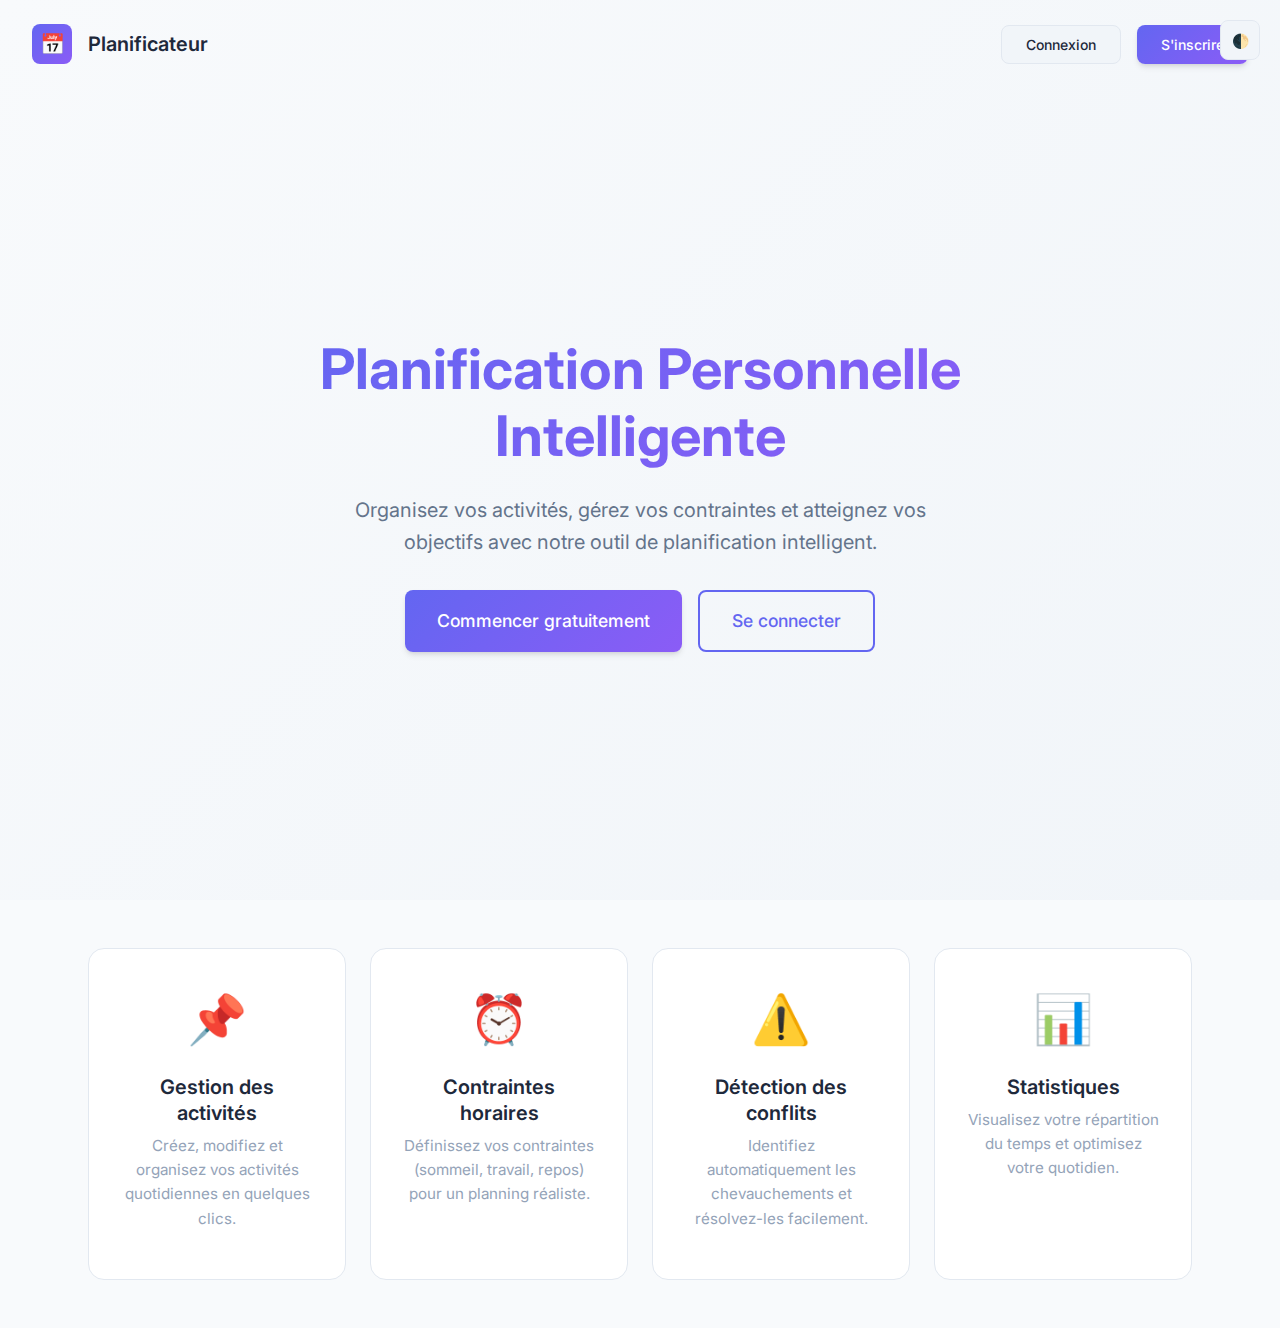
<file: src/webapp/view/index.html>
<!DOCTYPE html>
<html lang="fr">

<head>
    <meta charset="UTF-8">
    <meta name="viewport" content="width=device-width, initial-scale=1.0">
    <meta name="description" content="Planification Personnelle Intelligente - Organisez votre vie efficacement">
    <title>Planification Personnelle Intelligente</title>
    <link href="https://fonts.googleapis.com/css2?family=Inter:wght@400;500;600;700&display=swap" rel="stylesheet">
    <link rel="stylesheet" href="css/style.css">
    <style>
        .hero {
            min-height: 100vh;
            display: flex;
            flex-direction: column;
            background: linear-gradient(135deg, var(--bg-primary) 0%, var(--bg-tertiary) 100%);
        }

        .hero-nav {
            display: flex;
            justify-content: space-between;
            align-items: center;
            padding: var(--space-lg) var(--space-xl);
        }

        .hero-logo {
            display: flex;
            align-items: center;
            gap: var(--space-md);
            font-size: 1.25rem;
            font-weight: 600;
        }

        .hero-logo-icon {
            width: 40px;
            height: 40px;
            background: var(--primary-gradient);
            border-radius: var(--radius-md);
            display: flex;
            align-items: center;
            justify-content: center;
            color: white;
            font-size: 1.25rem;
        }

        .hero-content {
            flex: 1;
            display: flex;
            align-items: center;
            justify-content: center;
            padding: var(--space-xl);
        }

        .hero-inner {
            max-width: 800px;
            text-align: center;
        }

        .hero-title {
            font-size: 3.5rem;
            font-weight: 700;
            line-height: 1.2;
            margin-bottom: var(--space-lg);
            background: var(--primary-gradient);
            -webkit-background-clip: text;
            -webkit-text-fill-color: transparent;
            background-clip: text;
        }

        .hero-subtitle {
            font-size: 1.25rem;
            color: var(--text-secondary);
            max-width: 600px;
            margin: 0 auto var(--space-xl);
        }

        .hero-actions {
            display: flex;
            gap: var(--space-md);
            justify-content: center;
            flex-wrap: wrap;
        }

        .hero-actions .btn {
            padding: var(--space-md) var(--space-xl);
            font-size: 1.1rem;
        }

        .features {
            display: grid;
            grid-template-columns: repeat(auto-fit, minmax(250px, 1fr));
            gap: var(--space-lg);
            padding: var(--space-2xl);
            max-width: 1200px;
            margin: 0 auto;
        }

        .feature-card {
            background: var(--bg-secondary);
            padding: var(--space-xl);
            border-radius: var(--radius-xl);
            text-align: center;
            border: 1px solid var(--border-color);
            transition: transform 0.3s, box-shadow 0.3s;
        }

        .feature-card:hover {
            transform: translateY(-5px);
            box-shadow: var(--shadow-xl);
        }

        .feature-icon {
            font-size: 3rem;
            margin-bottom: var(--space-md);
        }

        .feature-title {
            font-size: 1.25rem;
            font-weight: 600;
            margin-bottom: var(--space-sm);
        }

        .feature-desc {
            color: var(--text-muted);
            font-size: 0.95rem;
        }

        .theme-toggle {
            position: fixed;
            top: 20px;
            right: 20px;
            z-index: 100;
        }

        @media (max-width: 768px) {
            .hero-title {
                font-size: 2.5rem;
            }

            .hero-subtitle {
                font-size: 1.1rem;
            }
        }
    </style>
</head>

<body>
    <button class="btn btn-secondary btn-icon theme-toggle" onclick="Utils.toggleTheme()">🌓</button>

    <div class="hero">
        <nav class="hero-nav">
            <div class="hero-logo">
                <div class="hero-logo-icon">📅</div>
                <span>Planificateur</span>
            </div>
            <div class="flex gap-md">
                <a href="login.html" class="btn btn-secondary">Connexion</a>
                <a href="register.html" class="btn btn-primary">S'inscrire</a>
            </div>
        </nav>

        <div class="hero-content">
            <div class="hero-inner animate-slideUp">
                <h1 class="hero-title">Planification Personnelle Intelligente</h1>
                <p class="hero-subtitle">
                    Organisez vos activités, gérez vos contraintes et atteignez vos objectifs
                    avec notre outil de planification intelligent.
                </p>
                <div class="hero-actions">
                    <a href="register.html" class="btn btn-primary">Commencer gratuitement</a>
                    <a href="login.html" class="btn btn-outline">Se connecter</a>
                </div>
            </div>
        </div>
    </div>

    <section class="features">
        <div class="feature-card">
            <div class="feature-icon">📌</div>
            <h3 class="feature-title">Gestion des activités</h3>
            <p class="feature-desc">Créez, modifiez et organisez vos activités quotidiennes en quelques clics.</p>
        </div>
        <div class="feature-card">
            <div class="feature-icon">⏰</div>
            <h3 class="feature-title">Contraintes horaires</h3>
            <p class="feature-desc">Définissez vos contraintes (sommeil, travail, repos) pour un planning réaliste.</p>
        </div>
        <div class="feature-card">
            <div class="feature-icon">⚠️</div>
            <h3 class="feature-title">Détection des conflits</h3>
            <p class="feature-desc">Identifiez automatiquement les chevauchements et résolvez-les facilement.</p>
        </div>
        <div class="feature-card">
            <div class="feature-icon">📊</div>
            <h3 class="feature-title">Statistiques</h3>
            <p class="feature-desc">Visualisez votre répartition du temps et optimisez votre quotidien.</p>
        </div>
    </section>

    <script src="js/utils.js"></script>
    <script src="js/auth.js"></script>
    <script>
        // Redirect if already logged in
        if (Auth.isAuthenticated()) {
            window.location.href = 'dashboard.html';
        }
    </script>
</body>

</html>
</file>
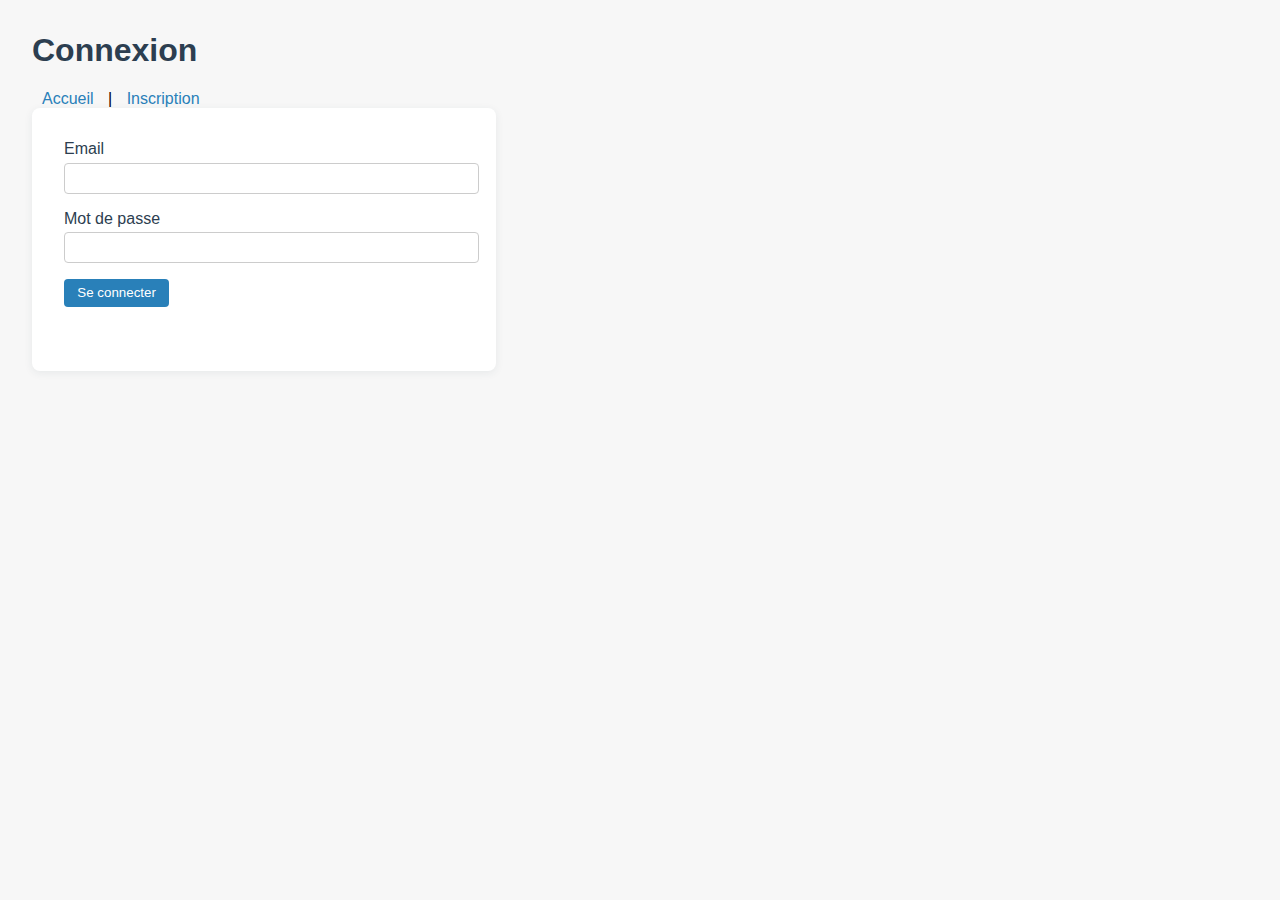
<file: src/view/activites.html>
<!DOCTYPE html>
<html lang="fr">

<head>
    <meta charset="UTF-8">
    <meta name="viewport" content="width=device-width, initial-scale=1.0">
    <title>Mes Activités - Planification Personnelle</title>
    <link href="https://fonts.googleapis.com/css2?family=Inter:wght@400;500;600;700&display=swap" rel="stylesheet">
    <link rel="stylesheet" href="css/style.css">
    <style>
        .activity-card {
            display: flex;
            align-items: flex-start;
            gap: var(--space-md);
            padding: var(--space-lg);
            background: var(--bg-secondary);
            border: 1px solid var(--border-color);
            border-radius: var(--radius-lg);
            margin-bottom: var(--space-md);
            transition: all var(--transition-fast);
        }

        .activity-card:hover {
            box-shadow: var(--shadow-md);
            border-color: var(--primary);
        }

        .activity-icon {
            width: 48px;
            height: 48px;
            border-radius: var(--radius-md);
            display: flex;
            align-items: center;
            justify-content: center;
            font-size: 1.5rem;
            flex-shrink: 0;
        }

        .activity-content {
            flex: 1;
        }

        .activity-title {
            font-weight: 600;
            margin-bottom: var(--space-xs);
        }

        .activity-meta {
            display: flex;
            gap: var(--space-lg);
            flex-wrap: wrap;
            margin-top: var(--space-sm);
        }

        .activity-meta-item {
            display: flex;
            align-items: center;
            gap: var(--space-xs);
            font-size: 0.875rem;
            color: var(--text-muted);
        }

        .activity-actions {
            display: flex;
            gap: var(--space-sm);
        }

        .filter-bar {
            display: flex;
            gap: var(--space-md);
            flex-wrap: wrap;
            margin-bottom: var(--space-xl);
        }

        .filter-bar .form-input,
        .filter-bar .form-select {
            max-width: 200px;
        }

        .empty-state {
            text-align: center;
            padding: var(--space-2xl);
        }

        .empty-state-icon {
            font-size: 4rem;
            margin-bottom: var(--space-md);
        }
    </style>
</head>

<body>
    <div class="page-wrapper">
        <!-- Sidebar -->
        <aside class="sidebar" id="sidebar">
            <div class="sidebar-header">
                <div class="sidebar-logo">📅</div>
                <span class="sidebar-brand">Planificateur</span>
            </div>
            <nav class="sidebar-nav">
                <div class="nav-section">
                    <div class="nav-section-title">Menu</div>
                    <a href="dashboard.html" class="nav-item"><span class="nav-icon">📊</span><span
                            class="nav-label">Tableau de bord</span></a>
                    <a href="activites.html" class="nav-item active"><span class="nav-icon">📌</span><span
                            class="nav-label">Activités</span></a>
                    <a href="contraintes.html" class="nav-item"><span class="nav-icon">⏰</span><span
                            class="nav-label">Contraintes</span></a>
                    <a href="conflits.html" class="nav-item"><span class="nav-icon">⚠️</span><span
                            class="nav-label">Conflits</span></a>
                </div>
                <div class="nav-section">
                    <div class="nav-section-title">Paramètres</div>
                    <a href="profil.html" class="nav-item"><span class="nav-icon">👤</span><span class="nav-label">Mon
                            profil</span></a>
                    <a href="#" class="nav-item" onclick="Utils.toggleTheme(); return false;"><span
                            class="nav-icon">🌓</span><span class="nav-label">Thème</span></a>
                </div>
            </nav>
            <div class="sidebar-footer">
                <div class="user-card">
                    <div class="user-avatar" id="userAvatar">U</div>
                    <div class="user-info">
                        <div class="user-name" id="userName">Utilisateur</div>
                    </div>
                </div>
                <button class="btn btn-secondary w-full mt-md" onclick="Auth.logout()">Déconnexion</button>
            </div>
        </aside>

        <!-- Main Content -->
        <main class="main-content">
            <div class="navbar">
                <h1 class="navbar-title">Mes Activités</h1>
                <button class="btn btn-primary" onclick="Utils.openModal('activityModal'); resetForm();">+ Nouvelle
                    activité</button>
            </div>

            <!-- Filters -->
            <div class="filter-bar mt-xl">
                <input type="text" id="searchInput" class="form-input" placeholder="🔍 Rechercher...">
                <select id="typeFilter" class="form-select">
                    <option value="">Tous les types</option>
                    <option value="Sport">Sport</option>
                    <option value="Etude">Étude</option>
                    <option value="Loisirs">Loisirs</option>
                    <option value="Repos">Repos</option>
                    <option value="Travail">Travail</option>
                </select>
                <select id="sortBy" class="form-select">
                    <option value="date">Trier par date</option>
                    <option value="priority">Trier par priorité</option>
                    <option value="title">Trier par titre</option>
                </select>
            </div>

            <!-- Activities List -->
            <div id="activitiesList">
                <p class="text-center text-muted">Chargement...</p>
            </div>
        </main>
    </div>

    <!-- Activity Modal -->
    <div class="modal-overlay" id="activityModal">
        <div class="modal">
            <div class="modal-header">
                <h3 class="modal-title" id="modalTitle">Nouvelle activité</h3>
                <button class="modal-close" onclick="Utils.closeModal('activityModal')">✕</button>
            </div>
            <form id="activityForm">
                <input type="hidden" name="id" id="activityId">
                <div class="modal-body">
                    <div class="form-group">
                        <label class="form-label">Titre *</label>
                        <input type="text" name="titre" id="titre" class="form-input" required>
                    </div>
                    <div class="form-group">
                        <label class="form-label">Type *</label>
                        <select name="typeActivite" id="typeActivite" class="form-select" required>
                            <option value="Sport">🏃 Sport</option>
                            <option value="Etude">📚 Étude</option>
                            <option value="Loisirs">🎮 Loisirs</option>
                            <option value="Repos">😴 Repos</option>
                            <option value="Travail">💼 Travail</option>
                        </select>
                    </div>
                    <div class="form-group">
                        <label class="form-label">Description</label>
                        <textarea name="description" id="description" class="form-textarea" rows="2"></textarea>
                    </div>
                    <div class="form-group">
                        <label class="form-label">Priorité (1-10)</label>
                        <input type="number" name="priorite" id="priorite" class="form-input" min="1" max="10"
                            value="5">
                    </div>
                    <div class="form-group">
                        <label class="form-label">Début *</label>
                        <input type="datetime-local" name="horaireDebut" id="horaireDebut" class="form-input" required>
                    </div>
                    <div class="form-group">
                        <label class="form-label">Fin *</label>
                        <input type="datetime-local" name="horaireFin" id="horaireFin" class="form-input" required>
                    </div>
                    <div class="form-group">
                        <label class="form-label">Deadline</label>
                        <input type="datetime-local" name="deadline" id="deadline" class="form-input">
                    </div>
                </div>
                <div class="modal-footer">
                    <button type="button" class="btn btn-secondary"
                        onclick="Utils.closeModal('activityModal')">Annuler</button>
                    <button type="submit" class="btn btn-primary" id="submitBtn">Créer</button>
                </div>
            </form>
        </div>
    </div>

    <!-- Delete Confirmation Modal -->
    <div class="modal-overlay" id="deleteModal">
        <div class="modal" style="max-width: 400px;">
            <div class="modal-header">
                <h3 class="modal-title">Confirmer la suppression</h3>
                <button class="modal-close" onclick="Utils.closeModal('deleteModal')">✕</button>
            </div>
            <div class="modal-body">
                <p>Êtes-vous sûr de vouloir supprimer cette activité ?</p>
            </div>
            <div class="modal-footer">
                <button class="btn btn-secondary" onclick="Utils.closeModal('deleteModal')">Annuler</button>
                <button class="btn btn-danger" id="confirmDeleteBtn">Supprimer</button>
            </div>
        </div>
    </div>

    <script src="js/utils.js"></script>
    <script src="js/api.js"></script>
    <script src="js/auth.js"></script>
    <script>
        if (!Auth.requireAuth()) throw new Error('Not authenticated');

        const userId = Auth.getUserId();
        let activities = [];
        let editingId = null;
        let deletingId = null;

        document.getElementById('userName').textContent = Auth.getUserFullName();
        document.getElementById('userAvatar').textContent = Auth.getUserInitials();

        async function loadActivities() {
            try {
                activities = await Api.activites.getByUser(userId) || [];
                renderActivities();
            } catch (error) {
                document.getElementById('activitiesList').innerHTML = '<p class="text-center text-muted">Erreur de chargement</p>';
            }
        }

        function renderActivities() {
            const container = document.getElementById('activitiesList');
            const search = document.getElementById('searchInput').value.toLowerCase();
            const typeFilter = document.getElementById('typeFilter').value;
            const sortBy = document.getElementById('sortBy').value;

            let filtered = activities.filter(a => {
                const matchSearch = a.titre.toLowerCase().includes(search) || (a.description || '').toLowerCase().includes(search);
                const matchType = !typeFilter || a.typeActivite === typeFilter;
                return matchSearch && matchType;
            });

            filtered.sort((a, b) => {
                if (sortBy === 'priority') return (b.priorite || 0) - (a.priorite || 0);
                if (sortBy === 'title') return a.titre.localeCompare(b.titre);
                return new Date(b.horaireDebut) - new Date(a.horaireDebut);
            });

            if (filtered.length === 0) {
                container.innerHTML = `
                    <div class="empty-state">
                        <div class="empty-state-icon">📌</div>
                        <h3>Aucune activité</h3>
                        <p class="text-muted">Créez votre première activité !</p>
                    </div>
                `;
                return;
            }

            container.innerHTML = filtered.map(act => {
                const type = Utils.getActivityType(act.typeActivite);
                const priority = Utils.getPriority(act.priorite);
                return `
                    <div class="activity-card">
                        <div class="activity-icon" style="background: ${type.color}20; color: ${type.color};">
                            ${type.icon}
                        </div>
                        <div class="activity-content">
                            <div class="activity-title">${act.titre}</div>
                            ${act.description ? `<p class="text-muted" style="font-size: 0.875rem; margin: 0;">${act.description}</p>` : ''}
                            <div class="activity-meta">
                                <div class="activity-meta-item">📅 ${Utils.formatDate(act.horaireDebut)}</div>
                                <div class="activity-meta-item">⏰ ${Utils.formatTime(act.horaireDebut)} - ${Utils.formatTime(act.horaireFin)}</div>
                                <div class="activity-meta-item">
                                    <span class="badge badge-${priority.color}">${priority.label}</span>
                                </div>
                            </div>
                        </div>
                        <div class="activity-actions">
                            <button class="btn btn-sm btn-secondary" onclick="editActivity(${act.idActivite})">✏️</button>
                            <button class="btn btn-sm btn-danger" onclick="confirmDelete(${act.idActivite})">🗑️</button>
                        </div>
                    </div>
                `;
            }).join('');
        }

        function resetForm() {
            editingId = null;
            document.getElementById('activityForm').reset();
            document.getElementById('activityId').value = '';
            document.getElementById('modalTitle').textContent = 'Nouvelle activité';
            document.getElementById('submitBtn').textContent = 'Créer';
        }

        function editActivity(id) {
            const act = activities.find(a => a.idActivite === id);
            if (!act) return;

            editingId = id;
            document.getElementById('modalTitle').textContent = 'Modifier l\'activité';
            document.getElementById('submitBtn').textContent = 'Enregistrer';
            document.getElementById('activityId').value = id;
            document.getElementById('titre').value = act.titre;
            document.getElementById('typeActivite').value = act.typeActivite;
            document.getElementById('description').value = act.description || '';
            document.getElementById('priorite').value = act.priorite || 5;
            document.getElementById('horaireDebut').value = Utils.formatForInput(act.horaireDebut);
            document.getElementById('horaireFin').value = Utils.formatForInput(act.horaireFin);
            document.getElementById('deadline').value = act.deadline ? Utils.formatForInput(act.deadline) : '';

            Utils.openModal('activityModal');
        }

        function confirmDelete(id) {
            deletingId = id;
            Utils.openModal('deleteModal');
        }

        document.getElementById('confirmDeleteBtn').addEventListener('click', async () => {
            if (!deletingId) return;
            try {
                await Api.activites.delete(deletingId);
                Utils.toast('Activité supprimée', 'success');
                Utils.closeModal('deleteModal');
                loadActivities();
            } catch (error) {
                Utils.toast('Erreur lors de la suppression', 'danger');
            }
        });

        document.getElementById('activityForm').addEventListener('submit', async (e) => {
            e.preventDefault();
            const data = Utils.getFormData(e.target);
            data.idUtilisateur = userId;

            try {
                if (editingId) {
                    await Api.activites.update(editingId, data);
                    Utils.toast('Activité modifiée', 'success');
                } else {
                    await Api.activites.create(data);
                    Utils.toast('Activité créée', 'success');
                }
                Utils.closeModal('activityModal');
                resetForm();
                loadActivities();
            } catch (error) {
                Utils.toast(error.message || 'Erreur', 'danger');
            }
        });

        // Filters
        document.getElementById('searchInput').addEventListener('input', renderActivities);
        document.getElementById('typeFilter').addEventListener('change', renderActivities);
        document.getElementById('sortBy').addEventListener('change', renderActivities);

        loadActivities();
    </script>
</body>

</html>
</file>
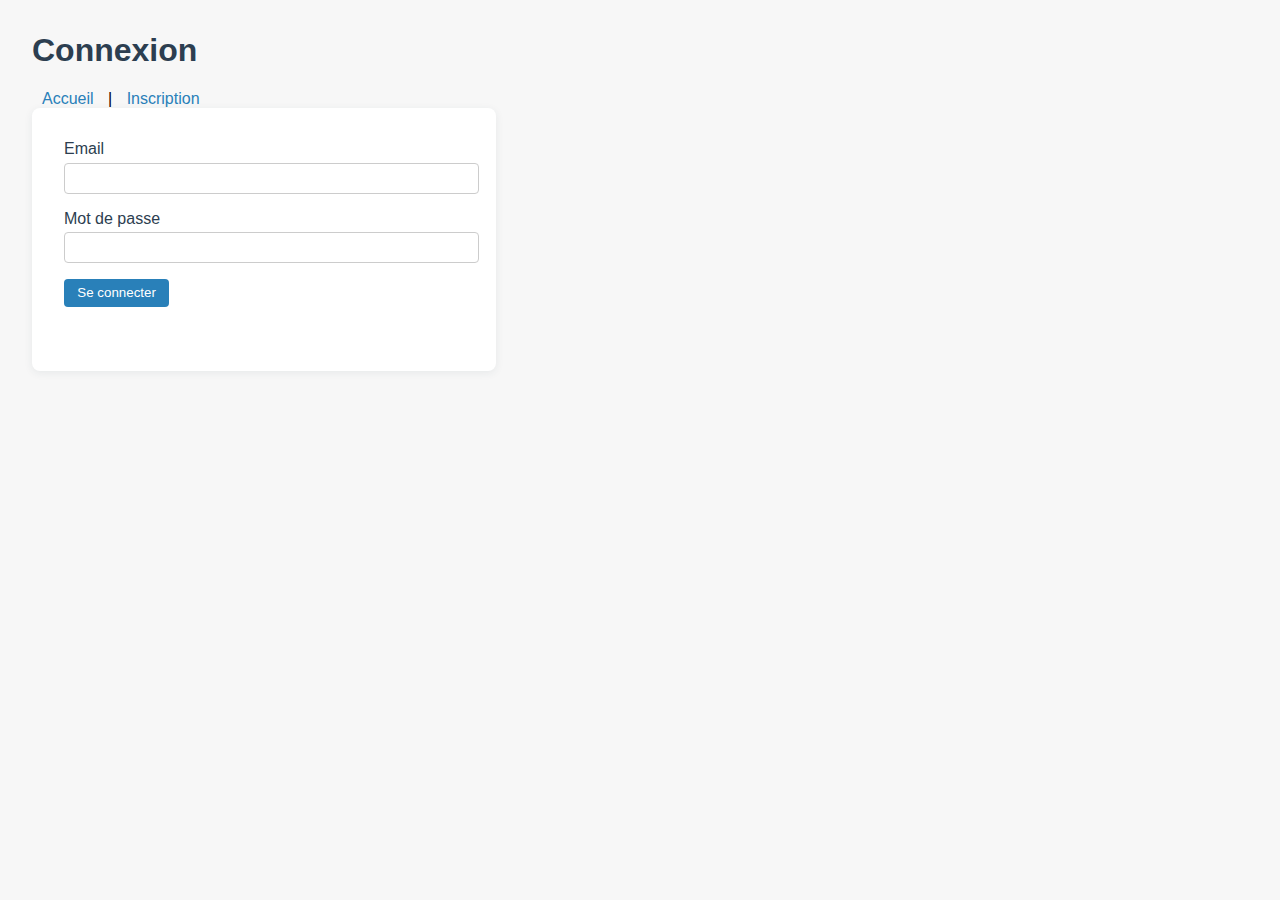
<file: src/view/conflits.html>
<!DOCTYPE html>
<html lang="fr">

<head>
    <meta charset="UTF-8">
    <meta name="viewport" content="width=device-width, initial-scale=1.0">
    <title>Conflits - Planification Personnelle</title>
    <link href="https://fonts.googleapis.com/css2?family=Inter:wght@400;500;600;700&display=swap" rel="stylesheet">
    <link rel="stylesheet" href="css/style.css">
    <style>
        .conflict-card {
            display: flex;
            align-items: flex-start;
            gap: var(--space-md);
            padding: var(--space-lg);
            background: var(--bg-secondary);
            border-left: 4px solid var(--accent-warning);
            border-radius: var(--radius-lg);
            margin-bottom: var(--space-md);
        }

        .conflict-card.resolved {
            border-left-color: var(--accent-success);
            opacity: 0.7;
        }

        .conflict-card.high {
            border-left-color: var(--accent-danger);
        }

        .conflict-icon {
            font-size: 2rem;
        }

        .conflict-content {
            flex: 1;
        }

        .conflict-title {
            font-weight: 600;
            margin-bottom: var(--space-xs);
        }

        .conflict-activities {
            background: var(--bg-tertiary);
            padding: var(--space-md);
            border-radius: var(--radius-md);
            margin-top: var(--space-md);
        }

        .stat-row {
            display: flex;
            gap: var(--space-lg);
            margin-bottom: var(--space-xl);
            flex-wrap: wrap;
        }

        .stat-box {
            flex: 1;
            min-width: 150px;
            padding: var(--space-lg);
            background: var(--bg-secondary);
            border-radius: var(--radius-lg);
            text-align: center;
        }

        .stat-box-value {
            font-size: 2rem;
            font-weight: 700;
        }

        .stat-box-label {
            color: var(--text-muted);
            font-size: 0.875rem;
        }
    </style>
</head>

<body>
    <div class="page-wrapper">
        <aside class="sidebar">
            <div class="sidebar-header">
                <div class="sidebar-logo">📅</div><span class="sidebar-brand">Planificateur</span>
            </div>
            <nav class="sidebar-nav">
                <div class="nav-section">
                    <div class="nav-section-title">Menu</div>
                    <a href="dashboard.html" class="nav-item"><span class="nav-icon">📊</span><span
                            class="nav-label">Tableau de bord</span></a>
                    <a href="activites.html" class="nav-item"><span class="nav-icon">📌</span><span
                            class="nav-label">Activités</span></a>
                    <a href="contraintes.html" class="nav-item"><span class="nav-icon">⏰</span><span
                            class="nav-label">Contraintes</span></a>
                    <a href="conflits.html" class="nav-item active"><span class="nav-icon">⚠️</span><span
                            class="nav-label">Conflits</span></a>
                </div>
                <div class="nav-section">
                    <div class="nav-section-title">Paramètres</div>
                    <a href="profil.html" class="nav-item"><span class="nav-icon">👤</span><span class="nav-label">Mon
                            profil</span></a>
                    <a href="#" class="nav-item" onclick="Utils.toggleTheme(); return false;"><span
                            class="nav-icon">🌓</span><span class="nav-label">Thème</span></a>
                </div>
            </nav>
            <div class="sidebar-footer">
                <div class="user-card">
                    <div class="user-avatar" id="userAvatar">U</div>
                    <div class="user-info">
                        <div class="user-name" id="userName">Utilisateur</div>
                    </div>
                </div>
                <button class="btn btn-secondary w-full mt-md" onclick="Auth.logout()">Déconnexion</button>
            </div>
        </aside>

        <main class="main-content">
            <div class="navbar">
                <h1 class="navbar-title">Gestion des Conflits</h1>
                <button class="btn btn-primary" onclick="detectConflicts()">🔍 Détecter les conflits</button>
            </div>

            <!-- Stats -->
            <div class="stat-row mt-xl">
                <div class="stat-box">
                    <div class="stat-box-value text-danger" id="statUnresolved">0</div>
                    <div class="stat-box-label">Non résolus</div>
                </div>
                <div class="stat-box">
                    <div class="stat-box-value text-success" id="statResolved">0</div>
                    <div class="stat-box-label">Résolus</div>
                </div>
                <div class="stat-box">
                    <div class="stat-box-value" id="statRate">100%</div>
                    <div class="stat-box-label">Taux de résolution</div>
                </div>
            </div>

            <!-- Filters -->
            <div class="flex gap-md mb-lg">
                <button class="btn btn-primary" id="filterAll">Tous</button>
                <button class="btn btn-secondary" id="filterUnresolved">Non résolus</button>
                <button class="btn btn-secondary" id="filterResolved">Résolus</button>
            </div>

            <!-- Conflicts List -->
            <div id="conflictsList">
                <p class="text-center text-muted">Chargement...</p>
            </div>
        </main>
    </div>

    <script src="js/utils.js"></script>
    <script src="js/api.js"></script>
    <script src="js/auth.js"></script>
    <script>
        if (!Auth.requireAuth()) throw new Error('Not authenticated');
        const userId = Auth.getUserId();
        let conflicts = [];
        let filter = 'all';

        document.getElementById('userName').textContent = Auth.getUserFullName();
        document.getElementById('userAvatar').textContent = Auth.getUserInitials();

        async function loadConflicts() {
            try {
                conflicts = await Api.conflits.getByUser(userId) || [];
                updateStats();
                renderConflicts();
            } catch (error) {
                document.getElementById('conflictsList').innerHTML = '<p class="text-center text-muted">Erreur de chargement</p>';
            }
        }

        function updateStats() {
            const unresolved = conflicts.filter(c => !c.resolu).length;
            const resolved = conflicts.filter(c => c.resolu).length;
            const total = conflicts.length || 1;
            const rate = Math.round((resolved / total) * 100);

            document.getElementById('statUnresolved').textContent = unresolved;
            document.getElementById('statResolved').textContent = resolved;
            document.getElementById('statRate').textContent = rate + '%';
        }

        function renderConflicts() {
            const container = document.getElementById('conflictsList');

            let filtered = conflicts;
            if (filter === 'unresolved') filtered = conflicts.filter(c => !c.resolu);
            if (filter === 'resolved') filtered = conflicts.filter(c => c.resolu);

            if (filtered.length === 0) {
                container.innerHTML = `
                    <div class="text-center" style="padding: var(--space-2xl);">
                        <div style="font-size: 4rem;">✅</div>
                        <h3>${filter === 'all' ? 'Aucun conflit' : 'Aucun conflit dans cette catégorie'}</h3>
                        <p class="text-muted">Votre planning est optimisé !</p>
                    </div>
                `;
                return;
            }

            container.innerHTML = filtered.map(c => {
                const type = Utils.getConflictType(c.type);
                const severity = type.severity === 'high' ? 'high' : '';

                return `
                    <div class="conflict-card ${c.resolu ? 'resolved' : ''} ${severity}">
                        <div class="conflict-icon">${type.icon}</div>
                        <div class="conflict-content">
                            <div class="conflict-title">${type.label}</div>
                            <div class="text-muted" style="font-size: 0.875rem;">
                                Détecté ${Utils.formatRelativeTime(c.horaireDetection)}
                            </div>
                            ${c.resolu ? '<span class="badge badge-success mt-sm">Résolu</span>' : ''}
                        </div>
                        ${!c.resolu ? `
                            <button class="btn btn-success" onclick="resolveConflict(${c.idConflit})">
                                ✓ Marquer résolu
                            </button>
                        ` : ''}
                    </div>
                `;
            }).join('');
        }

        async function detectConflicts() {
            try {
                Utils.showLoading();
                const detected = await Api.conflits.detect(userId);
                Utils.hideLoading();

                if (detected && detected.length > 0) {
                    Utils.toast(`${detected.length} conflit(s) détecté(s)`, 'warning');
                } else {
                    Utils.toast('Aucun nouveau conflit détecté', 'success');
                }
                loadConflicts();
            } catch (error) {
                Utils.hideLoading();
                Utils.toast('Erreur lors de la détection', 'danger');
            }
        }

        async function resolveConflict(id) {
            try {
                await Api.conflits.resolve(id);
                Utils.toast('Conflit marqué comme résolu', 'success');
                loadConflicts();
            } catch (error) {
                Utils.toast('Erreur', 'danger');
            }
        }

        // Filter buttons
        document.getElementById('filterAll').addEventListener('click', () => { filter = 'all'; updateFilterButtons(); renderConflicts(); });
        document.getElementById('filterUnresolved').addEventListener('click', () => { filter = 'unresolved'; updateFilterButtons(); renderConflicts(); });
        document.getElementById('filterResolved').addEventListener('click', () => { filter = 'resolved'; updateFilterButtons(); renderConflicts(); });

        function updateFilterButtons() {
            document.querySelectorAll('.flex.gap-md button').forEach(btn => btn.className = 'btn btn-secondary');
            if (filter === 'all') document.getElementById('filterAll').className = 'btn btn-primary';
            if (filter === 'unresolved') document.getElementById('filterUnresolved').className = 'btn btn-primary';
            if (filter === 'resolved') document.getElementById('filterResolved').className = 'btn btn-primary';
        }

        loadConflicts();
    </script>
</body>

</html>
</file>
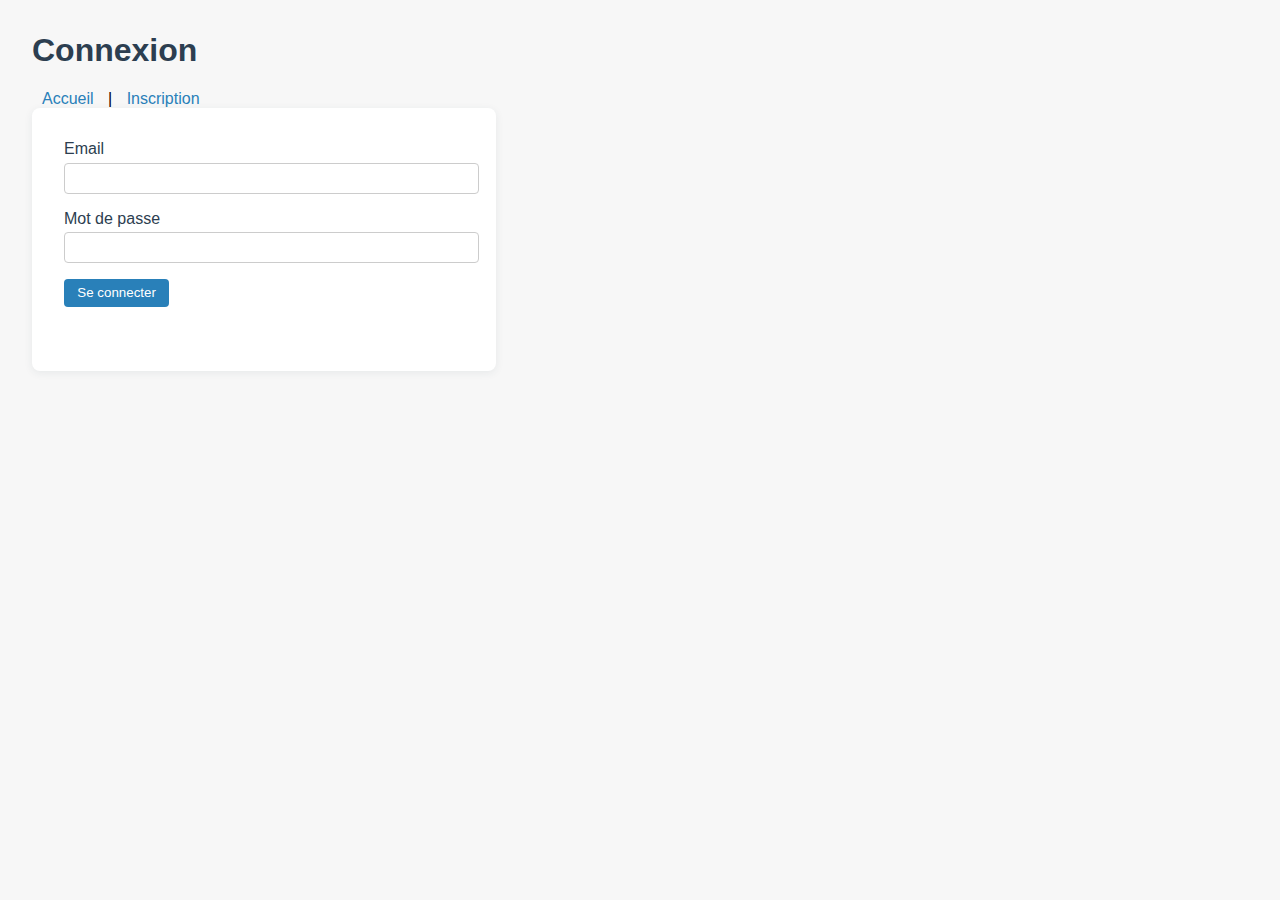
<file: src/view/contraintes.html>
<!DOCTYPE html>
<html lang="fr">

<head>
    <meta charset="UTF-8">
    <meta name="viewport" content="width=device-width, initial-scale=1.0">
    <title>Mes Contraintes - Planification Personnelle</title>
    <link href="https://fonts.googleapis.com/css2?family=Inter:wght@400;500;600;700&display=swap" rel="stylesheet">
    <link rel="stylesheet" href="css/style.css">
    <style>
        .constraint-card {
            display: flex;
            align-items: center;
            gap: var(--space-md);
            padding: var(--space-lg);
            background: var(--bg-secondary);
            border: 1px solid var(--border-color);
            border-radius: var(--radius-lg);
            margin-bottom: var(--space-md);
        }

        .constraint-card.inactive {
            opacity: 0.6;
        }

        .constraint-icon {
            width: 48px;
            height: 48px;
            background: var(--primary-gradient);
            border-radius: var(--radius-md);
            display: flex;
            align-items: center;
            justify-content: center;
            font-size: 1.5rem;
            color: white;
        }

        .constraint-content {
            flex: 1;
        }

        .constraint-title {
            font-weight: 600;
            margin-bottom: var(--space-xs);
        }

        .constraint-time {
            color: var(--text-muted);
            font-size: 0.875rem;
        }

        .constraint-days {
            display: flex;
            gap: var(--space-xs);
            margin-top: var(--space-sm);
            flex-wrap: wrap;
        }

        .day-badge {
            padding: 2px 8px;
            background: var(--bg-tertiary);
            border-radius: var(--radius-sm);
            font-size: 0.75rem;
        }

        .toggle-switch {
            position: relative;
            width: 48px;
            height: 26px;
        }

        .toggle-switch input {
            opacity: 0;
            width: 0;
            height: 0;
        }

        .toggle-slider {
            position: absolute;
            inset: 0;
            background: var(--border-color);
            border-radius: 26px;
            cursor: pointer;
            transition: 0.3s;
        }

        .toggle-slider::before {
            content: '';
            position: absolute;
            height: 20px;
            width: 20px;
            left: 3px;
            bottom: 3px;
            background: white;
            border-radius: 50%;
            transition: 0.3s;
        }

        .toggle-switch input:checked+.toggle-slider {
            background: var(--primary);
        }

        .toggle-switch input:checked+.toggle-slider::before {
            transform: translateX(22px);
        }
    </style>
</head>

<body>
    <div class="page-wrapper">
        <aside class="sidebar">
            <div class="sidebar-header">
                <div class="sidebar-logo">📅</div><span class="sidebar-brand">Planificateur</span>
            </div>
            <nav class="sidebar-nav">
                <div class="nav-section">
                    <div class="nav-section-title">Menu</div>
                    <a href="dashboard.html" class="nav-item"><span class="nav-icon">📊</span><span
                            class="nav-label">Tableau de bord</span></a>
                    <a href="activites.html" class="nav-item"><span class="nav-icon">📌</span><span
                            class="nav-label">Activités</span></a>
                    <a href="contraintes.html" class="nav-item active"><span class="nav-icon">⏰</span><span
                            class="nav-label">Contraintes</span></a>
                    <a href="conflits.html" class="nav-item"><span class="nav-icon">⚠️</span><span
                            class="nav-label">Conflits</span></a>
                </div>
                <div class="nav-section">
                    <div class="nav-section-title">Paramètres</div>
                    <a href="profil.html" class="nav-item"><span class="nav-icon">👤</span><span class="nav-label">Mon
                            profil</span></a>
                    <a href="#" class="nav-item" onclick="Utils.toggleTheme(); return false;"><span
                            class="nav-icon">🌓</span><span class="nav-label">Thème</span></a>
                </div>
            </nav>
            <div class="sidebar-footer">
                <div class="user-card">
                    <div class="user-avatar" id="userAvatar">U</div>
                    <div class="user-info">
                        <div class="user-name" id="userName">Utilisateur</div>
                    </div>
                </div>
                <button class="btn btn-secondary w-full mt-md" onclick="Auth.logout()">Déconnexion</button>
            </div>
        </aside>

        <main class="main-content">
            <div class="navbar">
                <h1 class="navbar-title">Mes Contraintes</h1>
                <button class="btn btn-primary" onclick="Utils.openModal('constraintModal'); resetForm();">+ Nouvelle
                    contrainte</button>
            </div>

            <div class="mt-xl" id="constraintsList">
                <p class="text-center text-muted">Chargement...</p>
            </div>
        </main>
    </div>

    <!-- Constraint Modal -->
    <div class="modal-overlay" id="constraintModal">
        <div class="modal">
            <div class="modal-header">
                <h3 class="modal-title" id="modalTitle">Nouvelle contrainte</h3>
                <button class="modal-close" onclick="Utils.closeModal('constraintModal')">✕</button>
            </div>
            <form id="constraintForm">
                <input type="hidden" name="id" id="constraintId">
                <div class="modal-body">
                    <div class="form-group">
                        <label class="form-label">Titre *</label>
                        <input type="text" name="titre" id="titre" class="form-input"
                            placeholder="Ex: Heures de sommeil" required>
                    </div>
                    <div class="form-group">
                        <label class="form-label">Type *</label>
                        <select name="type" id="type" class="form-select" required>
                            <option value="Sommeil">🌙 Sommeil</option>
                            <option value="Travail">💼 Travail</option>
                            <option value="RDV">📅 RDV</option>
                            <option value="Repos">🛋️ Repos</option>
                            <option value="Cours">🎓 Cours</option>
                        </select>
                    </div>
                    <div class="form-group">
                        <label class="form-label">Heure de début *</label>
                        <input type="time" name="heureDebut" id="heureDebut" class="form-input" required>
                    </div>
                    <div class="form-group">
                        <label class="form-label">Heure de fin *</label>
                        <input type="time" name="heureFin" id="heureFin" class="form-input" required>
                    </div>
                    <div class="form-group">
                        <label class="form-label">Répétitif</label>
                        <label class="toggle-switch">
                            <input type="checkbox" name="repetitif" id="repetitif">
                            <span class="toggle-slider"></span>
                        </label>
                    </div>
                    <div class="form-group" id="joursGroup">
                        <label class="form-label">Jours de la semaine</label>
                        <div class="flex gap-sm flex-wrap">
                            <label><input type="checkbox" name="jours" value="MONDAY"> Lun</label>
                            <label><input type="checkbox" name="jours" value="TUESDAY"> Mar</label>
                            <label><input type="checkbox" name="jours" value="WEDNESDAY"> Mer</label>
                            <label><input type="checkbox" name="jours" value="THURSDAY"> Jeu</label>
                            <label><input type="checkbox" name="jours" value="FRIDAY"> Ven</label>
                            <label><input type="checkbox" name="jours" value="SATURDAY"> Sam</label>
                            <label><input type="checkbox" name="jours" value="SUNDAY"> Dim</label>
                        </div>
                    </div>
                </div>
                <div class="modal-footer">
                    <button type="button" class="btn btn-secondary"
                        onclick="Utils.closeModal('constraintModal')">Annuler</button>
                    <button type="submit" class="btn btn-primary" id="submitBtn">Créer</button>
                </div>
            </form>
        </div>
    </div>

    <script src="js/utils.js"></script>
    <script src="js/api.js"></script>
    <script src="js/auth.js"></script>
    <script>
        if (!Auth.requireAuth()) throw new Error('Not authenticated');
        const userId = Auth.getUserId();
        let constraints = [];
        let editingId = null;

        document.getElementById('userName').textContent = Auth.getUserFullName();
        document.getElementById('userAvatar').textContent = Auth.getUserInitials();

        const dayLabels = { MONDAY: 'Lun', TUESDAY: 'Mar', WEDNESDAY: 'Mer', THURSDAY: 'Jeu', FRIDAY: 'Ven', SATURDAY: 'Sam', SUNDAY: 'Dim' };

        async function loadConstraints() {
            try {
                constraints = await Api.contraintes.getByUser(userId) || [];
                renderConstraints();
            } catch (error) {
                document.getElementById('constraintsList').innerHTML = '<p class="text-center text-muted">Erreur de chargement</p>';
            }
        }

        function renderConstraints() {
            const container = document.getElementById('constraintsList');
            if (constraints.length === 0) {
                container.innerHTML = '<div class="text-center" style="padding: var(--space-2xl);"><div style="font-size: 4rem;">⏰</div><h3>Aucune contrainte</h3><p class="text-muted">Ajoutez vos contraintes horaires</p></div>';
                return;
            }

            container.innerHTML = constraints.map(c => {
                const type = Utils.getConstraintType(c.type);
                const isActive = c.statut === 'ACTIVE';
                const jours = c.jours ? (typeof c.jours === 'string' ? JSON.parse(c.jours) : c.jours) : [];

                return `
                    <div class="constraint-card ${!isActive ? 'inactive' : ''}">
                        <div class="constraint-icon">${type.icon}</div>
                        <div class="constraint-content">
                            <div class="constraint-title">${c.titre || type.label}</div>
                            <div class="constraint-time">🕐 ${c.heureDebut || c.dateHeureDeb} - ${c.heureFin || c.dateHeureFin}</div>
                            ${c.repetitif ? `<div class="constraint-days">${jours.map(j => `<span class="day-badge">${dayLabels[j] || j}</span>`).join('')}</div>` : ''}
                        </div>
                        <label class="toggle-switch">
                            <input type="checkbox" ${isActive ? 'checked' : ''} onchange="toggleStatus(${c.id || c.idContrainte})">
                            <span class="toggle-slider"></span>
                        </label>
                        <button class="btn btn-sm btn-secondary" onclick="editConstraint(${c.id || c.idContrainte})">✏️</button>
                        <button class="btn btn-sm btn-danger" onclick="deleteConstraint(${c.id || c.idContrainte})">🗑️</button>
                    </div>
                `;
            }).join('');
        }

        function resetForm() {
            editingId = null;
            document.getElementById('constraintForm').reset();
            document.getElementById('modalTitle').textContent = 'Nouvelle contrainte';
            document.getElementById('submitBtn').textContent = 'Créer';
        }

        function editConstraint(id) {
            const c = constraints.find(x => (x.id || x.idContrainte) === id);
            if (!c) return;
            editingId = id;
            document.getElementById('modalTitle').textContent = 'Modifier la contrainte';
            document.getElementById('submitBtn').textContent = 'Enregistrer';
            document.getElementById('constraintId').value = id;
            document.getElementById('titre').value = c.titre || '';
            document.getElementById('type').value = c.type;
            document.getElementById('heureDebut').value = c.heureDebut || c.dateHeureDeb;
            document.getElementById('heureFin').value = c.heureFin || c.dateHeureFin;
            document.getElementById('repetitif').checked = c.repetitif;
            Utils.openModal('constraintModal');
        }

        async function toggleStatus(id) {
            try {
                await Api.contraintes.toggleStatus(id);
                loadConstraints();
            } catch (error) {
                Utils.toast('Erreur', 'danger');
            }
        }

        async function deleteConstraint(id) {
            if (!confirm('Supprimer cette contrainte ?')) return;
            try {
                await Api.contraintes.delete(id);
                Utils.toast('Contrainte supprimée', 'success');
                loadConstraints();
            } catch (error) {
                Utils.toast('Erreur', 'danger');
            }
        }

        document.getElementById('constraintForm').addEventListener('submit', async (e) => {
            e.preventDefault();
            const data = {
                titre: document.getElementById('titre').value,
                type: document.getElementById('type').value,
                dateHeureDeb: document.getElementById('heureDebut').value,
                dateHeureFin: document.getElementById('heureFin').value,
                repetitif: document.getElementById('repetitif').checked,
                utilisateurId: userId,
                statut: 'ACTIVE'
            };

            const selectedDays = [...document.querySelectorAll('input[name="jours"]:checked')].map(x => x.value);
            if (selectedDays.length > 0) data.joursSemaine = selectedDays;

            try {
                if (editingId) {
                    await Api.contraintes.update(editingId, data);
                    Utils.toast('Contrainte modifiée', 'success');
                } else {
                    await Api.contraintes.create(data);
                    Utils.toast('Contrainte créée', 'success');
                }
                Utils.closeModal('constraintModal');
                resetForm();
                loadConstraints();
            } catch (error) {
                Utils.toast(error.message || 'Erreur', 'danger');
            }
        });

        loadConstraints();
    </script>
</body>

</html>
</file>
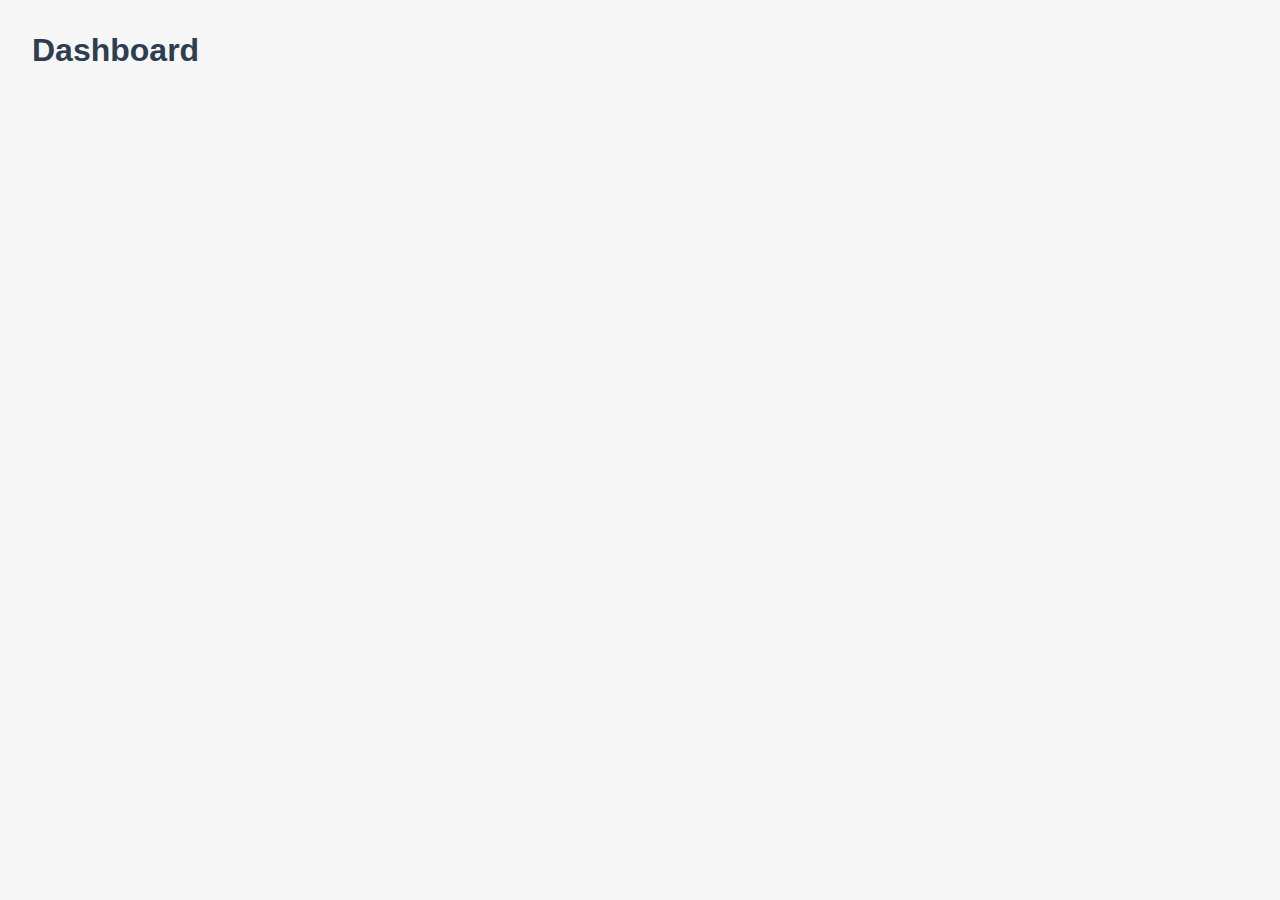
<file: src/view/dashboard.html>
<!DOCTYPE html>
<html lang="fr">
<head>
    <meta charset="UTF-8">
    <title>Dashboard</title>
    <link rel="stylesheet" href="css/style.css">
</head>
<body>
    <h1>Dashboard</h1>
    <div id="dashboard-content"></div>
    <script src="js/dashboard.js"></script>
</body>
</html>
</file>
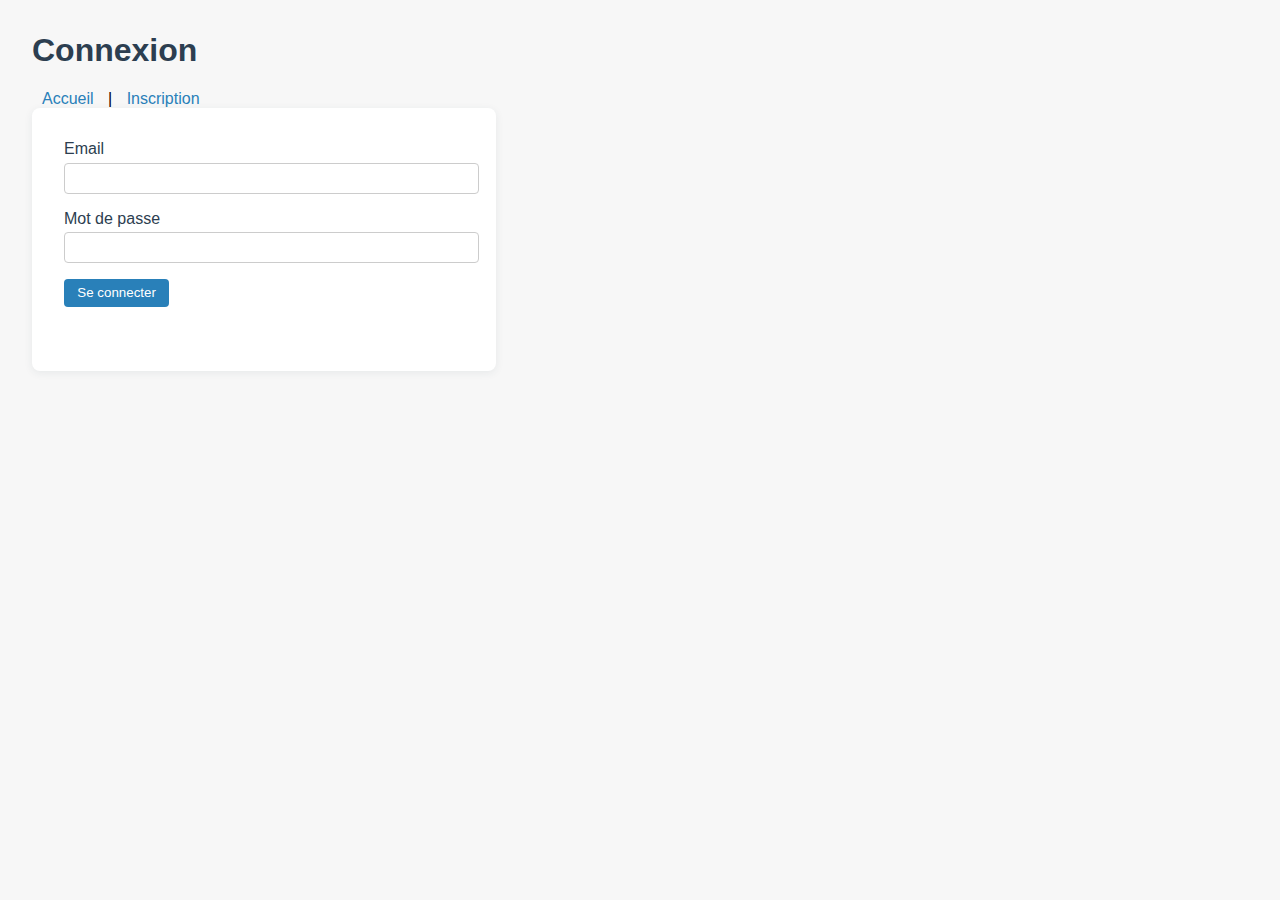
<file: src/view/login.html>
<!DOCTYPE html>
<html lang="fr">
<head>
    <meta charset="UTF-8">
    <title>Connexion - Planification Personnelle</title>
    <link rel="stylesheet" href="css/style.css">
</head>
<body>
    <h1>Connexion</h1>
    <nav>
        <a href="index.html">Accueil</a> |
        <a href="register.html">Inscription</a>
    </nav>
    <div class="form-card">
        <form id="loginForm">
            <div class="form-group">
                <label for="login-email">Email</label>
                <input type="email" id="login-email" name="email" required>
            </div>
            <div class="form-group">
                <label for="login-password">Mot de passe</label>
                <input type="password" id="login-password" name="motdepasse" required>
            </div>
            <button type="submit">Se connecter</button>
        </form>
        <div id="form-message"></div>
    </div>
    <script src="js/login.js"></script>
</body>
</html>
</file>
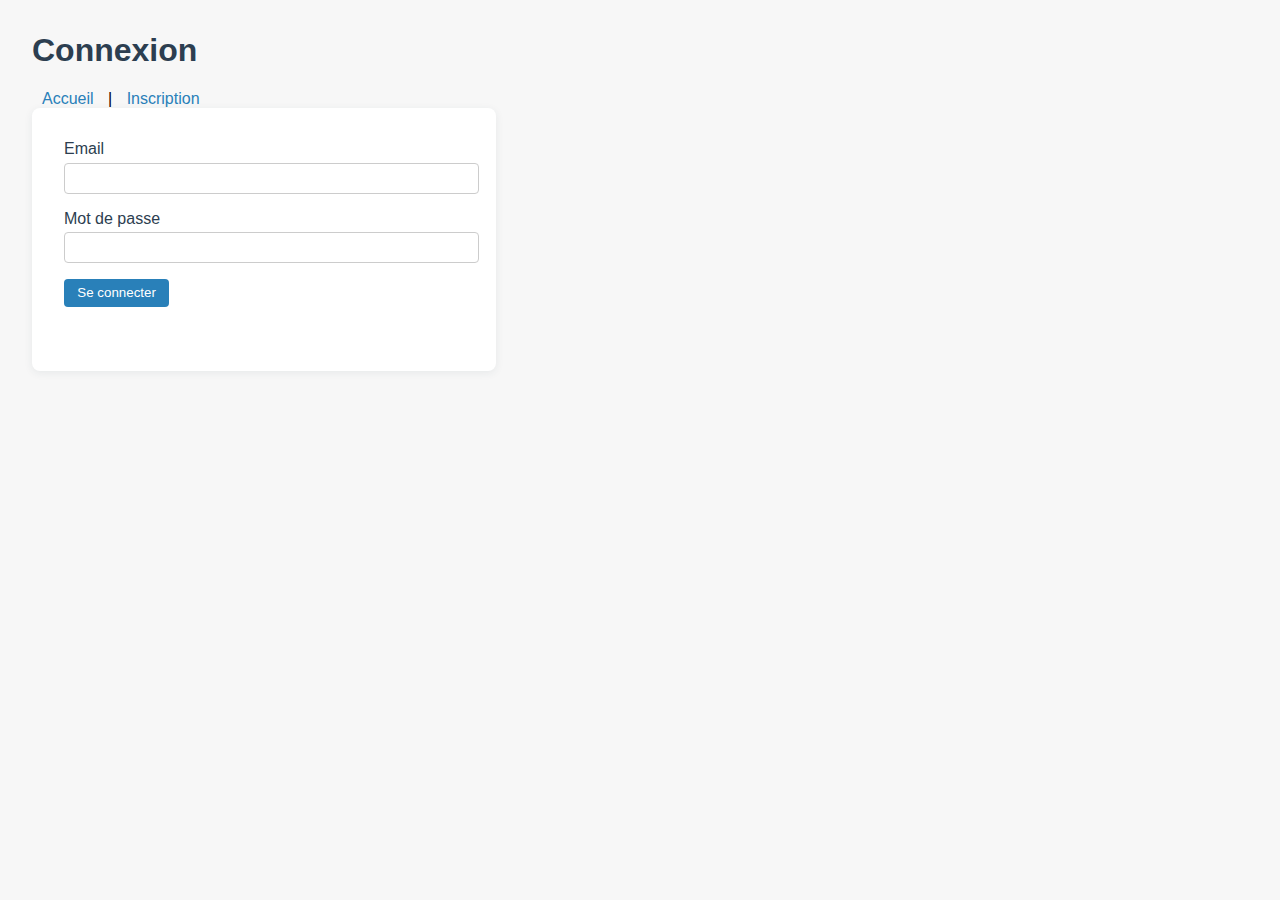
<file: src/view/profil.html>
<!DOCTYPE html>
<html lang="fr">

<head>
    <meta charset="UTF-8">
    <meta name="viewport" content="width=device-width, initial-scale=1.0">
    <title>Mon Profil - Planification Personnelle</title>
    <link href="https://fonts.googleapis.com/css2?family=Inter:wght@400;500;600;700&display=swap" rel="stylesheet">
    <link rel="stylesheet" href="css/style.css">
    <style>
        .profile-header {
            display: flex;
            align-items: center;
            gap: var(--space-xl);
            padding: var(--space-xl);
            background: var(--primary-gradient);
            border-radius: var(--radius-xl);
            color: white;
            margin-bottom: var(--space-xl);
        }

        .profile-avatar {
            width: 100px;
            height: 100px;
            border-radius: 50%;
            background: rgba(255, 255, 255, 0.2);
            display: flex;
            align-items: center;
            justify-content: center;
            font-size: 2.5rem;
            font-weight: 700;
        }

        .profile-name {
            font-size: 1.75rem;
            font-weight: 700;
        }

        .profile-email {
            opacity: 0.9;
        }

        .profile-section {
            background: var(--bg-secondary);
            border-radius: var(--radius-lg);
            padding: var(--space-xl);
            margin-bottom: var(--space-lg);
        }

        .profile-section-title {
            font-size: 1.125rem;
            font-weight: 600;
            margin-bottom: var(--space-lg);
            padding-bottom: var(--space-md);
            border-bottom: 1px solid var(--border-color);
        }

        .info-row {
            display: flex;
            justify-content: space-between;
            padding: var(--space-md) 0;
            border-bottom: 1px solid var(--border-light);
        }

        .info-row:last-child {
            border-bottom: none;
        }

        .info-label {
            color: var(--text-muted);
        }

        .info-value {
            font-weight: 500;
        }
    </style>
</head>

<body>
    <div class="page-wrapper">
        <aside class="sidebar">
            <div class="sidebar-header">
                <div class="sidebar-logo">📅</div><span class="sidebar-brand">Planificateur</span>
            </div>
            <nav class="sidebar-nav">
                <div class="nav-section">
                    <div class="nav-section-title">Menu</div>
                    <a href="dashboard.html" class="nav-item"><span class="nav-icon">📊</span><span
                            class="nav-label">Tableau de bord</span></a>
                    <a href="activites.html" class="nav-item"><span class="nav-icon">📌</span><span
                            class="nav-label">Activités</span></a>
                    <a href="contraintes.html" class="nav-item"><span class="nav-icon">⏰</span><span
                            class="nav-label">Contraintes</span></a>
                    <a href="conflits.html" class="nav-item"><span class="nav-icon">⚠️</span><span
                            class="nav-label">Conflits</span></a>
                </div>
                <div class="nav-section">
                    <div class="nav-section-title">Paramètres</div>
                    <a href="profil.html" class="nav-item active"><span class="nav-icon">👤</span><span
                            class="nav-label">Mon profil</span></a>
                    <a href="#" class="nav-item" onclick="Utils.toggleTheme(); return false;"><span
                            class="nav-icon">🌓</span><span class="nav-label">Thème</span></a>
                </div>
            </nav>
            <div class="sidebar-footer">
                <div class="user-card">
                    <div class="user-avatar" id="userAvatar">U</div>
                    <div class="user-info">
                        <div class="user-name" id="userName">Utilisateur</div>
                    </div>
                </div>
                <button class="btn btn-secondary w-full mt-md" onclick="Auth.logout()">Déconnexion</button>
            </div>
        </aside>

        <main class="main-content">
            <div class="navbar">
                <h1 class="navbar-title">Mon Profil</h1>
                <button class="btn btn-primary" onclick="Utils.openModal('editModal')">✏️ Modifier</button>
            </div>

            <!-- Profile Header -->
            <div class="profile-header mt-xl">
                <div class="profile-avatar" id="profileAvatar">U</div>
                <div>
                    <div class="profile-name" id="profileName">Utilisateur</div>
                    <div class="profile-email" id="profileEmail">email@example.com</div>
                </div>
            </div>

            <!-- Profile Info -->
            <div class="profile-section">
                <h3 class="profile-section-title">Informations personnelles</h3>
                <div class="info-row"><span class="info-label">Prénom</span><span class="info-value"
                        id="infoPrenom">-</span></div>
                <div class="info-row"><span class="info-label">Nom</span><span class="info-value" id="infoNom">-</span>
                </div>
                <div class="info-row"><span class="info-label">Email</span><span class="info-value"
                        id="infoEmail">-</span></div>
                <div class="info-row"><span class="info-label">Âge</span><span class="info-value" id="infoAge">-</span>
                </div>
                <div class="info-row"><span class="info-label">Genre</span><span class="info-value"
                        id="infoGenre">-</span></div>
                <div class="info-row"><span class="info-label">Profession</span><span class="info-value"
                        id="infoPoste">-</span></div>
            </div>

            <!-- Danger Zone -->
            <div class="profile-section">
                <h3 class="profile-section-title text-danger">Zone de danger</h3>
                <p class="text-muted mb-md">La suppression de votre compte est irréversible.</p>
                <button class="btn btn-danger"
                    onclick="if(confirm('Supprimer définitivement votre compte ?')) deleteAccount()">
                    Supprimer mon compte
                </button>
            </div>
        </main>
    </div>

    <!-- Edit Modal -->
    <div class="modal-overlay" id="editModal">
        <div class="modal">
            <div class="modal-header">
                <h3 class="modal-title">Modifier mon profil</h3>
                <button class="modal-close" onclick="Utils.closeModal('editModal')">✕</button>
            </div>
            <form id="editForm">
                <div class="modal-body">
                    <div class="form-group"><label class="form-label">Prénom</label><input type="text" name="prenom"
                            id="editPrenom" class="form-input"></div>
                    <div class="form-group"><label class="form-label">Nom</label><input type="text" name="nom"
                            id="editNom" class="form-input"></div>
                    <div class="form-group"><label class="form-label">Âge</label><input type="number" name="age"
                            id="editAge" class="form-input" min="1" max="120"></div>
                    <div class="form-group"><label class="form-label">Genre</label>
                        <select name="genre" id="editGenre" class="form-select">
                            <option value="">-</option>
                            <option value="Homme">Homme</option>
                            <option value="Femme">Femme</option>
                        </select>
                    </div>
                    <div class="form-group"><label class="form-label">Profession</label><input type="text" name="poste"
                            id="editPoste" class="form-input"></div>
                </div>
                <div class="modal-footer">
                    <button type="button" class="btn btn-secondary"
                        onclick="Utils.closeModal('editModal')">Annuler</button>
                    <button type="submit" class="btn btn-primary">Enregistrer</button>
                </div>
            </form>
        </div>
    </div>

    <script src="js/utils.js"></script>
    <script src="js/api.js"></script>
    <script src="js/auth.js"></script>
    <script>
        if (!Auth.requireAuth()) throw new Error('Not authenticated');

        const user = Auth.getUser();
        const userId = Auth.getUserId();

        // Update sidebar
        document.getElementById('userName').textContent = Auth.getUserFullName();
        document.getElementById('userAvatar').textContent = Auth.getUserInitials();

        // Display profile
        function displayProfile() {
            document.getElementById('profileAvatar').textContent = Auth.getUserInitials();
            document.getElementById('profileName').textContent = Auth.getUserFullName();
            document.getElementById('profileEmail').textContent = user?.email || '';

            document.getElementById('infoPrenom').textContent = user?.prenom || '-';
            document.getElementById('infoNom').textContent = user?.nom || '-';
            document.getElementById('infoEmail').textContent = user?.email || '-';
            document.getElementById('infoAge').textContent = user?.age || '-';
            document.getElementById('infoGenre').textContent = user?.genre || '-';
            document.getElementById('infoPoste').textContent = user?.poste || '-';

            // Fill edit form
            document.getElementById('editPrenom').value = user?.prenom || '';
            document.getElementById('editNom').value = user?.nom || '';
            document.getElementById('editAge').value = user?.age || '';
            document.getElementById('editGenre').value = user?.genre || '';
            document.getElementById('editPoste').value = user?.poste || '';
        }

        displayProfile();

        // Edit form
        document.getElementById('editForm').addEventListener('submit', async (e) => {
            e.preventDefault();
            const data = Utils.getFormData(e.target);

            try {
                await Api.utilisateurs.updateProfile(userId, data);
                Auth.updateUser(data);
                Utils.toast('Profil mis à jour', 'success');
                Utils.closeModal('editModal');
                displayProfile();
            } catch (error) {
                Utils.toast('Erreur lors de la mise à jour', 'danger');
            }
        });

        async function deleteAccount() {
            Utils.toast('Fonction non disponible', 'warning');
        }
    </script>
</body>

</html>
</file>
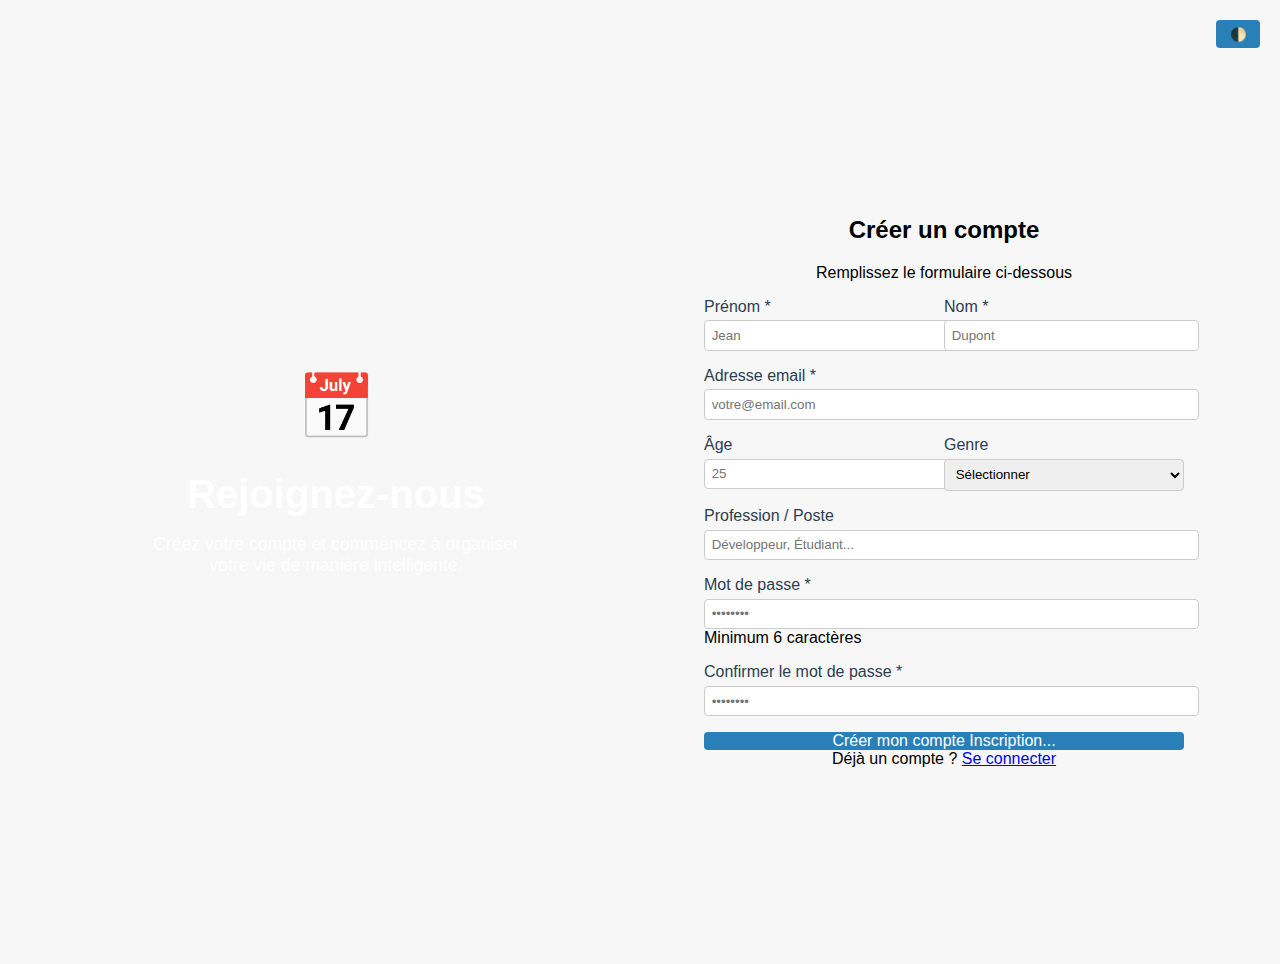
<file: src/view/register.html>
<!DOCTYPE html>
<html lang="fr">

<head>
    <meta charset="UTF-8">
    <meta name="viewport" content="width=device-width, initial-scale=1.0">
    <meta name="description" content="Planification Personnelle Intelligente - Inscription">
    <title>Inscription - Planification Personnelle</title>
    <link rel="preconnect" href="https://fonts.googleapis.com">
    <link rel="preconnect" href="https://fonts.gstatic.com" crossorigin>
    <link href="https://fonts.googleapis.com/css2?family=Inter:wght@400;500;600;700&display=swap" rel="stylesheet">
    <link rel="stylesheet" href="css/style.css">
    <style>
        .auth-page {
            min-height: 100vh;
            display: flex;
            background: linear-gradient(135deg, var(--bg-primary) 0%, var(--bg-tertiary) 100%);
        }

        .auth-left {
            flex: 1;
            display: flex;
            align-items: center;
            justify-content: center;
            padding: var(--space-xl);
            background: var(--primary-gradient);
            color: white;
            position: relative;
            overflow: hidden;
        }

        .auth-left::before {
            content: '';
            position: absolute;
            width: 400px;
            height: 400px;
            background: rgba(255, 255, 255, 0.1);
            border-radius: 50%;
            top: -100px;
            right: -100px;
        }

        .auth-branding {
            text-align: center;
            z-index: 1;
            max-width: 400px;
        }

        .auth-branding h1 {
            font-size: 2.5rem;
            color: white;
            margin-bottom: var(--space-md);
        }

        .auth-branding p {
            color: rgba(255, 255, 255, 0.9);
            font-size: 1.1rem;
        }

        .auth-right {
            flex: 1;
            display: flex;
            align-items: center;
            justify-content: center;
            padding: var(--space-xl);
            overflow-y: auto;
        }

        .auth-card {
            width: 100%;
            max-width: 480px;
            background: var(--bg-secondary);
            border-radius: var(--radius-xl);
            padding: var(--space-2xl);
            box-shadow: var(--shadow-xl);
            margin: var(--space-xl) 0;
        }

        .auth-header {
            text-align: center;
            margin-bottom: var(--space-xl);
        }

        .form-row {
            display: grid;
            grid-template-columns: 1fr 1fr;
            gap: var(--space-md);
        }

        .auth-form .btn {
            width: 100%;
            padding: var(--space-md);
            font-size: 1rem;
            margin-top: var(--space-md);
        }

        .auth-footer {
            text-align: center;
            margin-top: var(--space-xl);
            color: var(--text-muted);
        }

        .theme-toggle {
            position: fixed;
            top: 20px;
            right: 20px;
            z-index: 100;
        }

        @media (max-width: 900px) {
            .auth-left {
                display: none;
            }

            .form-row {
                grid-template-columns: 1fr;
            }
        }
    </style>
</head>

<body>
    <button class="btn btn-secondary btn-icon theme-toggle" onclick="Utils.toggleTheme()">🌓</button>

    <div class="auth-page">
        <div class="auth-left">
            <div class="auth-branding">
                <div style="font-size: 4rem; margin-bottom: var(--space-md);">📅</div>
                <h1>Rejoignez-nous</h1>
                <p>Créez votre compte et commencez à organiser votre vie de manière intelligente.</p>
            </div>
        </div>

        <div class="auth-right">
            <div class="auth-card animate-slideUp">
                <div class="auth-header">
                    <h2>Créer un compte</h2>
                    <p>Remplissez le formulaire ci-dessous</p>
                </div>

                <form id="registerForm" class="auth-form">
                    <div id="form-alert" class="alert hidden"></div>

                    <div class="form-row">
                        <div class="form-group">
                            <label class="form-label" for="prenom">Prénom *</label>
                            <input type="text" id="prenom" name="prenom" class="form-input" placeholder="Jean" required>
                        </div>
                        <div class="form-group">
                            <label class="form-label" for="nom">Nom *</label>
                            <input type="text" id="nom" name="nom" class="form-input" placeholder="Dupont" required>
                        </div>
                    </div>

                    <div class="form-group">
                        <label class="form-label" for="email">Adresse email *</label>
                        <input type="email" id="email" name="email" class="form-input" placeholder="votre@email.com"
                            required>
                    </div>

                    <div class="form-row">
                        <div class="form-group">
                            <label class="form-label" for="age">Âge</label>
                            <input type="number" id="age" name="age" class="form-input" placeholder="25" min="1"
                                max="120">
                        </div>
                        <div class="form-group">
                            <label class="form-label" for="genre">Genre</label>
                            <select id="genre" name="genre" class="form-select">
                                <option value="">Sélectionner</option>
                                <option value="Homme">Homme</option>
                                <option value="Femme">Femme</option>
                            </select>
                        </div>
                    </div>

                    <div class="form-group">
                        <label class="form-label" for="poste">Profession / Poste</label>
                        <input type="text" id="poste" name="poste" class="form-input"
                            placeholder="Développeur, Étudiant...">
                    </div>

                    <div class="form-group">
                        <label class="form-label" for="motdepasse">Mot de passe *</label>
                        <input type="password" id="motdepasse" name="motdepasse" class="form-input"
                            placeholder="••••••••" required minlength="6">
                        <div class="form-help">Minimum 6 caractères</div>
                    </div>

                    <div class="form-group">
                        <label class="form-label" for="confirmer">Confirmer le mot de passe *</label>
                        <input type="password" id="confirmer" name="confirmer" class="form-input" placeholder="••••••••"
                            required>
                    </div>

                    <button type="submit" class="btn btn-primary" id="submitBtn">
                        <span id="btnText">Créer mon compte</span>
                        <span id="btnLoader" class="hidden">Inscription...</span>
                    </button>
                </form>

                <div class="auth-footer">
                    Déjà un compte ? <a href="login.html">Se connecter</a>
                </div>
            </div>
        </div>
    </div>

    <script src="js/utils.js"></script>
    <script src="js/api.js"></script>
    <script src="js/auth.js"></script>
    <script>
        Auth.redirectIfAuthenticated();

        document.getElementById('registerForm').addEventListener('submit', async (e) => {
            e.preventDefault();

            const form = e.target;
            const formAlert = document.getElementById('form-alert');
            const submitBtn = document.getElementById('submitBtn');

            Utils.clearFormErrors(form);
            formAlert.classList.add('hidden');

            // Get values
            const data = Utils.getFormData(form);

            // Validation
            if (!data.prenom.trim()) {
                Utils.showFormError(document.getElementById('prenom'), 'Prénom requis');
                return;
            }

            if (!data.nom.trim()) {
                Utils.showFormError(document.getElementById('nom'), 'Nom requis');
                return;
            }

            if (!Utils.isValidEmail(data.email)) {
                Utils.showFormError(document.getElementById('email'), 'Email invalide');
                return;
            }

            if (data.motdepasse.length < 6) {
                Utils.showFormError(document.getElementById('motdepasse'), 'Minimum 6 caractères');
                return;
            }

            if (data.motdepasse !== data.confirmer) {
                Utils.showFormError(document.getElementById('confirmer'), 'Les mots de passe ne correspondent pas');
                return;
            }

            // Submit
            submitBtn.disabled = true;
            document.getElementById('btnText').classList.add('hidden');
            document.getElementById('btnLoader').classList.remove('hidden');

            try {
                const result = await Auth.register({
                    nom: data.nom.trim(),
                    prenom: data.prenom.trim(),
                    email: data.email.trim(),
                    age: data.age ? parseInt(data.age) : null,
                    genre: data.genre || null,
                    poste: data.poste.trim() || null,
                    motdepasse: data.motdepasse
                });

                if (result.success) {
                    Utils.toast('Compte créé avec succès !', 'success');
                    setTimeout(() => window.location.href = 'dashboard.html', 500);
                } else {
                    formAlert.className = 'alert alert-danger';
                    formAlert.textContent = result.message;
                    formAlert.classList.remove('hidden');
                }
            } catch (error) {
                formAlert.className = 'alert alert-danger';
                formAlert.textContent = 'Erreur lors de l\'inscription';
                formAlert.classList.remove('hidden');
            } finally {
                submitBtn.disabled = false;
                document.getElementById('btnText').classList.remove('hidden');
                document.getElementById('btnLoader').classList.add('hidden');
            }
        });
    </script>
</body>

</html>
</file>
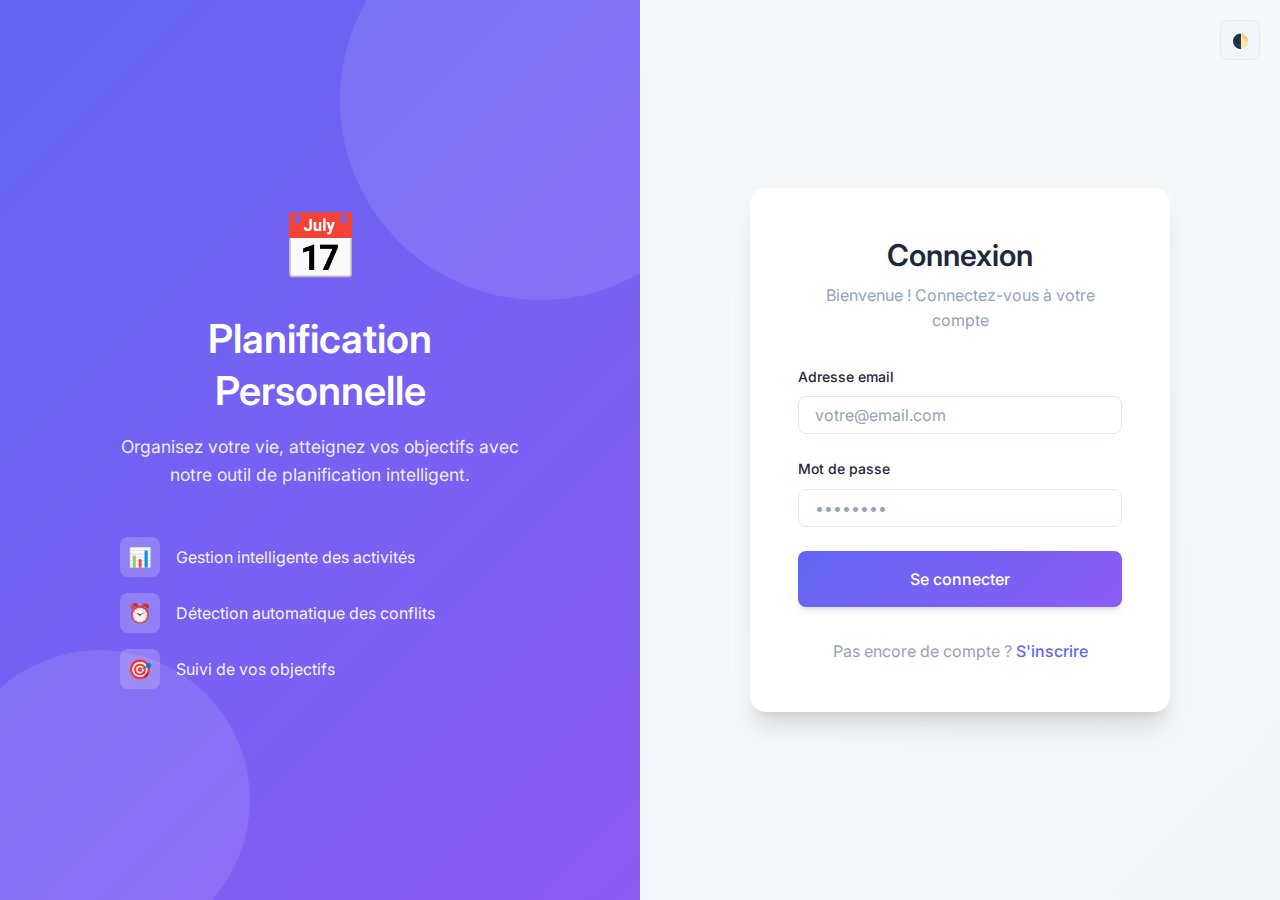
<file: src/webapp/view/activites.html>
<!DOCTYPE html>
<html lang="fr">

<head>
    <meta charset="UTF-8">
    <meta name="viewport" content="width=device-width, initial-scale=1.0">
    <title>Mes Activités - Planification Personnelle</title>
    <link href="https://fonts.googleapis.com/css2?family=Inter:wght@400;500;600;700&display=swap" rel="stylesheet">
    <link rel="stylesheet" href="css/style.css">
    <script src="js/utils.js"></script>
<script src="js/api.js"></script>
<script src="js/auth.js"></script>
<script>
    // Protéger la page - rediriger si non connecté
    if (!Auth.requireAuth()) {
        // La redirection est déjà faite par requireAuth()
    }
    
    // Charger les infos utilisateur
    const currentUser = Auth.getUser();
    console.log('Utilisateur connecté:', currentUser);
</script>
    <style>
        .activity-card {
            display: flex;
            align-items: flex-start;
            gap: var(--space-md);
            padding: var(--space-lg);
            background: var(--bg-secondary);
            border: 1px solid var(--border-color);
            border-radius: var(--radius-lg);
            margin-bottom: var(--space-md);
            transition: all var(--transition-fast);
        }

        .activity-card:hover {
            box-shadow: var(--shadow-md);
            border-color: var(--primary);
        }

        .activity-icon {
            width: 48px;
            height: 48px;
            border-radius: var(--radius-md);
            display: flex;
            align-items: center;
            justify-content: center;
            font-size: 1.5rem;
            flex-shrink: 0;
        }

        .activity-content {
            flex: 1;
        }

        .activity-title {
            font-weight: 600;
            margin-bottom: var(--space-xs);
        }

        .activity-meta {
            display: flex;
            gap: var(--space-lg);
            flex-wrap: wrap;
            margin-top: var(--space-sm);
        }

        .activity-meta-item {
            display: flex;
            align-items: center;
            gap: var(--space-xs);
            font-size: 0.875rem;
            color: var(--text-muted);
        }

        .activity-actions {
            display: flex;
            gap: var(--space-sm);
        }

        .filter-bar {
            display: flex;
            gap: var(--space-md);
            flex-wrap: wrap;
            margin-bottom: var(--space-xl);
        }

        .filter-bar .form-input,
        .filter-bar .form-select {
            max-width: 200px;
        }

        .empty-state {
            text-align: center;
            padding: var(--space-2xl);
        }

        .empty-state-icon {
            font-size: 4rem;
            margin-bottom: var(--space-md);
        }
    </style>
</head>

<body>
    <div class="page-wrapper">
        <!-- Sidebar -->
        <aside class="sidebar" id="sidebar">
            <div class="sidebar-header">
                <div class="sidebar-logo">📅</div>
                <span class="sidebar-brand">Planificateur</span>
            </div>
            <nav class="sidebar-nav">
                <div class="nav-section">
                    <div class="nav-section-title">Menu</div>
                    <a href="dashboard.html" class="nav-item"><span class="nav-icon">📊</span><span
                            class="nav-label">Tableau de bord</span></a>
                    <a href="activites.html" class="nav-item active"><span class="nav-icon">📌</span><span
                            class="nav-label">Activités</span></a>
                    <a href="contraintes.html" class="nav-item"><span class="nav-icon">⏰</span><span
                            class="nav-label">Contraintes</span></a>
                    <a href="conflits.html" class="nav-item"><span class="nav-icon">⚠️</span><span
                            class="nav-label">Conflits</span></a>
                            <a href="calendrier.html" class="nav-item">
                        <span class="nav-icon">📆</span>
                        <span class="nav-label">Calendrier</span>
                    </a>
  
                    <a href="statistiques.html" class="nav-item">
                        <span class="nav-icon">📈</span>
                        <span class="nav-label">Statistiques</span>
                    </a>
                </div>
                <div class="nav-section">
                    <div class="nav-section-title">Paramètres</div>
                    <a href="profil.html" class="nav-item"><span class="nav-icon">👤</span><span class="nav-label">Mon
                            profil</span></a>
                    <a href="#" class="nav-item" onclick="Utils.toggleTheme(); return false;"><span
                            class="nav-icon">🌓</span><span class="nav-label">Thème</span></a>
                </div>
            </nav>
            <div class="sidebar-footer">
                <div class="user-card">
                    <div class="user-avatar" id="userAvatar">U</div>
                    <div class="user-info">
                        <div class="user-name" id="userName">Utilisateur</div>
                    </div>
                </div>
                <button class="btn btn-secondary w-full mt-md" onclick="Auth.logout()">Déconnexion</button>
            </div>
        </aside>

        <!-- Main Content -->
        <main class="main-content">
            <div class="navbar">
                <h1 class="navbar-title">Mes Activités</h1>
                <button class="btn btn-primary" onclick="Utils.openModal('activityModal'); resetForm();">+ Nouvelle
                    activité</button>
            </div>

            <!-- Filters -->
            <div class="filter-bar mt-xl">
                <input type="text" id="searchInput" class="form-input" placeholder="🔍 Rechercher...">
                <select id="typeFilter" class="form-select">
                    <option value="">Tous les types</option>
                    <option value="Sport">Sport</option>
                    <option value="Etude">Étude</option>
                    <option value="Loisirs">Loisirs</option>
                    <option value="Repos">Repos</option>
                    <option value="Travail">Travail</option>
                </select>
                <select id="sortBy" class="form-select">
                    <option value="date">Trier par date</option>
                    <option value="priority">Trier par priorité</option>
                    <option value="title">Trier par titre</option>
                </select>
            </div>

            <!-- Activities List -->
            <div id="activitiesList">
                <p class="text-center text-muted">Chargement...</p>
            </div>
        </main>
    </div>

    <!-- Activity Modal -->
    <div class="modal-overlay" id="activityModal">
        <div class="modal">
            <div class="modal-header">
                <h3 class="modal-title" id="modalTitle">Nouvelle activité</h3>
                <button class="modal-close" onclick="Utils.closeModal('activityModal')">✕</button>
            </div>
            <form id="activityForm">
                <input type="hidden" name="id" id="activityId">
                <div class="modal-body">
                    <div class="form-group">
                        <label class="form-label">Titre *</label>
                        <input type="text" name="titre" id="titre" class="form-input" required>
                    </div>
                    <div class="form-group">
                        <label class="form-label">Type *</label>
                        <select name="typeActivite" id="typeActivite" class="form-select" required>
                            <option value="Sport">🏃 Sport</option>
                            <option value="Etude">📚 Étude</option>
                            <option value="Loisirs">🎮 Loisirs</option>
                            <option value="Repos">😴 Repos</option>
                            <option value="Travail">💼 Travail</option>
                        </select>
                    </div>
                    <div class="form-group">
                        <label class="form-label">Description</label>
                        <textarea name="description" id="description" class="form-textarea" rows="2"></textarea>
                    </div>
                    <div class="form-group">
                        <label class="form-label">Priorité (1-10)</label>
                        <input type="number" name="priorite" id="priorite" class="form-input" min="1" max="10"
                            value="5">
                    </div>
                    <div class="form-group">
                        <label class="form-label">Début *</label>
                        <input type="datetime-local" name="horaireDebut" id="horaireDebut" class="form-input" required>
                    </div>
                    <div class="form-group">
                        <label class="form-label">Fin *</label>
                        <input type="datetime-local" name="horaireFin" id="horaireFin" class="form-input" required>
                    </div>
                    <div class="form-group">
                        <label class="form-label">Deadline</label>
                        <input type="datetime-local" name="deadline" id="deadline" class="form-input">
                    </div>
                </div>
                <div class="modal-footer">
                    <button type="button" class="btn btn-secondary"
                        onclick="Utils.closeModal('activityModal')">Annuler</button>
                    <button type="submit" class="btn btn-primary" id="submitBtn">Créer</button>
                </div>
            </form>
        </div>
    </div>

    <!-- Delete Confirmation Modal -->
    <div class="modal-overlay" id="deleteModal">
        <div class="modal" style="max-width: 400px;">
            <div class="modal-header">
                <h3 class="modal-title">Confirmer la suppression</h3>
                <button class="modal-close" onclick="Utils.closeModal('deleteModal')">✕</button>
            </div>
            <div class="modal-body">
                <p>Êtes-vous sûr de vouloir supprimer cette activité ?</p>
            </div>
            <div class="modal-footer">
                <button class="btn btn-secondary" onclick="Utils.closeModal('deleteModal')">Annuler</button>
                <button class="btn btn-danger" id="confirmDeleteBtn">Supprimer</button>
            </div>
        </div>
    </div>

    <script src="js/utils.js"></script>
    <script src="js/api.js"></script>
    <script src="js/auth.js"></script>
    <script>
        if (!Auth.requireAuth()) throw new Error('Not authenticated');

        const userId = Auth.getUserId();
        let activities = [];
        let editingId = null;
        let deletingId = null;

        document.getElementById('userName').textContent = Auth.getUserFullName();
        document.getElementById('userAvatar').textContent = Auth.getUserInitials();

        async function loadActivities() {
            try {
                activities = await Api.activites.getByUser(userId) || [];
                renderActivities();
            } catch (error) {
                document.getElementById('activitiesList').innerHTML = '<p class="text-center text-muted">Erreur de chargement</p>';
            }
        }

        function renderActivities() {
            const container = document.getElementById('activitiesList');
            const search = document.getElementById('searchInput').value.toLowerCase();
            const typeFilter = document.getElementById('typeFilter').value;
            const sortBy = document.getElementById('sortBy').value;

            let filtered = activities.filter(a => {
                const matchSearch = a.titre.toLowerCase().includes(search) || (a.description || '').toLowerCase().includes(search);
                const matchType = !typeFilter || a.typeActivite === typeFilter;
                return matchSearch && matchType;
            });

            filtered.sort((a, b) => {
                if (sortBy === 'priority') return (b.priorite || 0) - (a.priorite || 0);
                if (sortBy === 'title') return a.titre.localeCompare(b.titre);
                return new Date(b.horaireDebut) - new Date(a.horaireDebut);
            });

            if (filtered.length === 0) {
                container.innerHTML = `
                    <div class="empty-state">
                        <div class="empty-state-icon">📌</div>
                        <h3>Aucune activité</h3>
                        <p class="text-muted">Créez votre première activité !</p>
                    </div>
                `;
                return;
            }

            container.innerHTML = filtered.map(act => {
                const type = Utils.getActivityType(act.typeActivite);
                const priority = Utils.getPriority(act.priorite);
                return `
                    <div class="activity-card">
                        <div class="activity-icon" style="background: ${type.color}20; color: ${type.color};">
                            ${type.icon}
                        </div>
                        <div class="activity-content">
                            <div class="activity-title">${act.titre}</div>
                            ${act.description ? `<p class="text-muted" style="font-size: 0.875rem; margin: 0;">${act.description}</p>` : ''}
                            <div class="activity-meta">
                                <div class="activity-meta-item">📅 ${Utils.formatDate(act.horaireDebut)}</div>
                                <div class="activity-meta-item">⏰ ${Utils.formatTime(act.horaireDebut)} - ${Utils.formatTime(act.horaireFin)}</div>
                                <div class="activity-meta-item">
                                    <span class="badge badge-${priority.color}">${priority.label}</span>
                                </div>
                            </div>
                        </div>
                        <div class="activity-actions">
                            <button class="btn btn-sm btn-secondary" onclick="editActivity(${act.idActivite})">✏️</button>
                            <button class="btn btn-sm btn-danger" onclick="confirmDelete(${act.idActivite})">🗑️</button>
                        </div>
                    </div>
                `;
            }).join('');
        }

        function resetForm() {
            editingId = null;
            document.getElementById('activityForm').reset();
            document.getElementById('activityId').value = '';
            document.getElementById('modalTitle').textContent = 'Nouvelle activité';
            document.getElementById('submitBtn').textContent = 'Créer';
        }

        function editActivity(id) {
            const act = activities.find(a => a.idActivite === id);
            if (!act) return;

            editingId = id;
            document.getElementById('modalTitle').textContent = 'Modifier l\'activité';
            document.getElementById('submitBtn').textContent = 'Enregistrer';
            document.getElementById('activityId').value = id;
            document.getElementById('titre').value = act.titre;
            document.getElementById('typeActivite').value = act.typeActivite;
            document.getElementById('description').value = act.description || '';
            document.getElementById('priorite').value = act.priorite || 5;
            document.getElementById('horaireDebut').value = Utils.formatForInput(act.horaireDebut);
            document.getElementById('horaireFin').value = Utils.formatForInput(act.horaireFin);
            document.getElementById('deadline').value = act.deadline ? Utils.formatForInput(act.deadline) : '';

            Utils.openModal('activityModal');
        }

        function confirmDelete(id) {
            deletingId = id;
            Utils.openModal('deleteModal');
        }

        document.getElementById('confirmDeleteBtn').addEventListener('click', async () => {
            if (!deletingId) return;
            try {
                await Api.activites.delete(deletingId);
                Utils.toast('Activité supprimée', 'success');
                Utils.closeModal('deleteModal');
                loadActivities();
            } catch (error) {
                Utils.toast('Erreur lors de la suppression', 'danger');
            }
        });

        document.getElementById('activityForm').addEventListener('submit', async (e) => {
            e.preventDefault();
            const data = Utils.getFormData(e.target);
            data.idUtilisateur = userId;

            try {
                if (editingId) {
                    await Api.activites.update(editingId, data);
                    Utils.toast('Activité modifiée', 'success');
                } else {
                    await Api.activites.create(data);
                    Utils.toast('Activité créée', 'success');
                }
                Utils.closeModal('activityModal');
                resetForm();
                loadActivities();
            } catch (error) {
                Utils.toast(error.message || 'Erreur', 'danger');
            }
        });

        // Filters
        document.getElementById('searchInput').addEventListener('input', renderActivities);
        document.getElementById('typeFilter').addEventListener('change', renderActivities);
        document.getElementById('sortBy').addEventListener('change', renderActivities);

        loadActivities();
    </script>
</body>

</html>
</file>
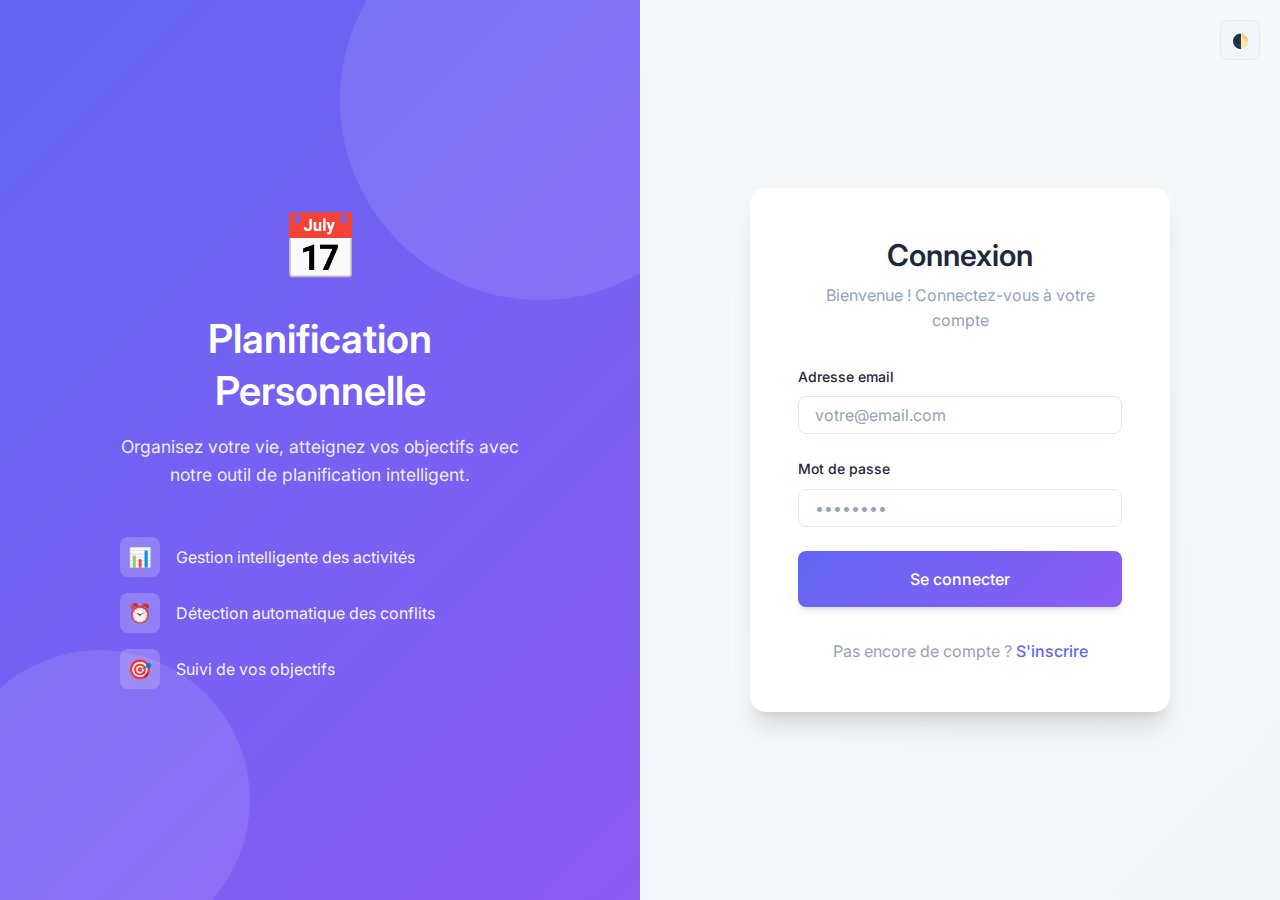
<file: src/webapp/view/calendrier.html>
<!DOCTYPE html>
<html lang="fr">

<head>
    <meta charset="UTF-8">
    <meta name="viewport" content="width=device-width, initial-scale=1.0">
    <title>Calendrier - Planification Personnelle</title>
    <link href="https://fonts.googleapis.com/css2?family=Inter:wght@400;500;600;700&display=swap" rel="stylesheet">
    <link rel="stylesheet" href="css/style.css">
    <style>
        .calendar-header {
            background: var(--bg-secondary);
            padding: var(--space-lg);
            border-radius: var(--radius-lg);
            margin-bottom: var(--space-xl);
            border: 1px solid var(--border-color);
        }

        .calendar-nav {
            display: flex;
            align-items: center;
            justify-content: space-between;
            gap: var(--space-md);
        }

        .nav-controls {
            display: flex;
            align-items: center;
            gap: var(--space-md);
        }

        .current-month {
            font-size: var(--font-size-2xl);
            font-weight: 600;
            color: var(--text-primary);
            min-width: 250px;
            text-align: center;
        }

        .calendar-container {
            background: var(--bg-secondary);
            border-radius: var(--radius-lg);
            padding: var(--space-xl);
            border: 1px solid var(--border-color);
        }

        .calendar-grid {
            display: grid;
            grid-template-columns: repeat(7, 1fr);
            gap: var(--space-md);
        }

        .day-header {
            text-align: center;
            font-weight: 600;
            color: var(--primary);
            padding: var(--space-md);
            font-size: var(--font-size-sm);
            text-transform: uppercase;
            letter-spacing: 1px;
        }

        .day-cell {
            min-height: 120px;
            border: 2px solid var(--border-color);
            border-radius: var(--radius-md);
            padding: var(--space-sm);
            background: var(--bg-tertiary);
            transition: all var(--transition-normal);
            cursor: pointer;
            position: relative;
        }

        .day-cell:hover {
            border-color: var(--primary);
            transform: translateY(-2px);
            box-shadow: var(--shadow-md);
        }

        .day-cell.other-month {
            opacity: 0.3;
            background: var(--bg-primary);
        }

        .day-cell.today {
            border-color: var(--primary);
            background: rgba(99, 102, 241, 0.1);
            box-shadow: 0 0 0 2px rgba(99, 102, 241, 0.2);
        }

        .day-cell.has-contrainte {
            /* SUPPRIMÉ: border-left: 3px solid #ef4444; */
        }

        .day-number {
            font-weight: 600;
            color: var(--text-primary);
            margin-bottom: var(--space-sm);
            font-size: var(--font-size-base);
        }

        .day-cell.today .day-number {
            color: var(--primary);
            font-weight: 700;
        }

        .activity-item {
            padding: 4px 8px;
            border-radius: var(--radius-sm);
            font-size: var(--font-size-xs);
            margin-bottom: 4px;
            cursor: pointer;
            white-space: nowrap;
            overflow: hidden;
            text-overflow: ellipsis;
            transition: all var(--transition-fast);
            color: white;
            font-weight: 500;
        }

        .activity-item:hover {
            transform: scale(1.05);
            box-shadow: var(--shadow-sm);
        }

        .activity-Sport { background: #3b82f6; }
        .activity-Etude { background: #6366f1; }
        .activity-Loisirs { background: #f59e0b; }
        .activity-Repos { background: #22c55e; }
        .activity-Travail { background: #8b5cf6; }

        .contrainte-badge {
            padding: 4px 8px;
            border-radius: var(--radius-sm);
            font-size: var(--font-size-xs);
            margin-bottom: 4px;
            background: #f0f9ff; /* Bleu clair au lieu de rouge */
            color: #0369a1; /* Bleu foncé au lieu de rouge */
            font-weight: 500;
            white-space: nowrap;
            overflow: hidden;
            text-overflow: ellipsis;
            cursor: pointer;
            /* SUPPRIMÉ: border-left: 3px solid #ef4444; */
            border: 1px solid #bae6fd; /* Bordure bleue claire */
            box-shadow: 0 1px 2px rgba(0, 0, 0, 0.05);
        }

        .contrainte-badge:hover {
            background: #e0f2fe; /* Bleu un peu plus foncé au survol */
            transform: scale(1.05);
            box-shadow: var(--shadow-sm);
        }

        .more-activities {
            font-size: var(--font-size-xs);
            color: var(--text-muted);
            font-weight: 600;
            margin-top: 4px;
            text-align: center;
        }

        .legend {
            display: flex;
            gap: var(--space-lg);
            margin-top: var(--space-lg);
            flex-wrap: wrap;
            justify-content: center;
        }

        .legend-item {
            display: flex;
            align-items: center;
            gap: var(--space-sm);
            padding: var(--space-sm) var(--space-md);
            background: var(--bg-tertiary);
            border-radius: var(--radius-md);
        }

        .legend-color {
            width: 20px;
            height: 20px;
            border-radius: var(--radius-sm);
        }

        .modal-activity {
            padding: var(--space-md);
            background: var(--bg-tertiary);
            border-radius: var(--radius-md);
            margin-bottom: var(--space-md);
            border-left: 4px solid var(--primary);
        }

        .modal-activity h3 {
            margin-bottom: var(--space-sm);
            color: var(--text-primary);
        }

        .modal-activity p {
            color: var(--text-secondary);
            font-size: var(--font-size-sm);
            margin-bottom: var(--space-xs);
        }

        .modal-contrainte {
            padding: var(--space-md);
            background: rgba(2, 132, 199, 0.1); /* Bleu au lieu de rouge */
            border-radius: var(--radius-md);
            margin-bottom: var(--space-md);
            border-left: 4px solid #0284c7; /* Bleu au lieu de rouge */
        }

        .modal-contrainte h3 {
            margin-bottom: var(--space-sm);
            color: #0284c7; /* Bleu au lieu de rouge */
        }

        @media (max-width: 1024px) {
            .calendar-grid {
                gap: var(--space-sm);
            }
            
            .day-cell {
                min-height: 100px;
            }
        }

        @media (max-width: 768px) {
            .calendar-nav {
                flex-direction: column;
            }
            
            .nav-controls {
                width: 100%;
                justify-content: center;
            }
            
            .day-cell {
                min-height: 80px;
                padding: 4px;
            }
            
            .day-header {
                font-size: 10px;
                padding: var(--space-xs);
            }
        }
    </style>
</head>

<body>
    <div class="page-wrapper">
        <aside class="sidebar">
            <div class="sidebar-header">
                <div class="sidebar-logo">📅</div>
                <span class="sidebar-brand">Planificateur</span>
            </div>

            <nav class="sidebar-nav">
                <div class="nav-section">
                    <div class="nav-section-title">Menu</div>
                    <a href="dashboard.html" class="nav-item">
                        <span class="nav-icon">📊</span>
                        <span class="nav-label">Tableau de bord</span>
                    </a>
                    <a href="activites.html" class="nav-item">
                        <span class="nav-icon">📌</span>
                        <span class="nav-label">Activités</span>
                    </a>
                    <a href="contraintes.html" class="nav-item">
                        <span class="nav-icon">⏰</span>
                        <span class="nav-label">Contraintes</span>
                    </a>
                    <a href="conflits.html" class="nav-item">
                        <span class="nav-icon">⚠️</span>
                        <span class="nav-label">Conflits</span>
                    </a>
                    <a href="calendrier.html" class="nav-item active">
                        <span class="nav-icon">📆</span>
                        <span class="nav-label">Calendrier</span>
                    </a>
                    <a href="statistiques.html" class="nav-item">
                        <span class="nav-icon">📈</span>
                        <span class="nav-label">Statistiques</span>
                    </a>
                </div>

                <div class="nav-section">
                    <div class="nav-section-title">Paramètres</div>
                    <a href="profil.html" class="nav-item">
                        <span class="nav-icon">👤</span>
                        <span class="nav-label">Mon profil</span>
                    </a>
                    <a href="#" class="nav-item" onclick="Utils.toggleTheme(); return false;">
                        <span class="nav-icon">🌓</span>
                        <span class="nav-label">Thème</span>
                    </a>
                </div>
            </nav>

            <div class="sidebar-footer">
                <div class="user-card">
                    <div class="user-avatar" id="userAvatar">U</div>
                    <div class="user-info">
                        <div class="user-name" id="userName">Utilisateur</div>
                    </div>
                </div>
                <button class="btn btn-secondary w-full mt-md" onclick="Auth.logout()">Déconnexion</button>
            </div>
        </aside>

        <main class="main-content">
            <div class="navbar">
                <h1 class="navbar-title">📆 Mon Calendrier</h1>
            </div>

            <div class="calendar-header mt-xl">
                <div class="calendar-nav">
                    <button class="btn btn-secondary" onclick="previousMonth()">
                        ◀ Précédent
                    </button>
                    
                    <div class="nav-controls">
                        <span class="current-month" id="currentMonth"></span>
                        <button class="btn btn-primary" onclick="today()">
                            Aujourd'hui
                        </button>
                    </div>
                    
                    <button class="btn btn-secondary" onclick="nextMonth()">
                        Suivant ▶
                    </button>
                </div>
            </div>

            <div class="calendar-container">
                <div class="calendar-grid">
                    <div class="day-header">Lun</div>
                    <div class="day-header">Mar</div>
                    <div class="day-header">Mer</div>
                    <div class="day-header">Jeu</div>
                    <div class="day-header">Ven</div>
                    <div class="day-header">Sam</div>
                    <div class="day-header">Dim</div>
                </div>
                <div class="calendar-grid" id="calendarDays"></div>

                <div class="legend">
                    <div class="legend-item">
                        <div class="legend-color activity-Sport"></div>
                        <span>Sport</span>
                    </div>
                    <div class="legend-item">
                        <div class="legend-color activity-Etude"></div>
                        <span>Étude</span>
                    </div>
                    <div class="legend-item">
                        <div class="legend-color activity-Loisirs"></div>
                        <span>Loisirs</span>
                    </div>
                    <div class="legend-item">
                        <div class="legend-color activity-Repos"></div>
                        <span>Repos</span>
                    </div>
                    <div class="legend-item">
                        <div class="legend-color activity-Travail"></div>
                        <span>Travail</span>
                    </div>
                    <div class="legend-item">
                        <div class="legend-color" style="background: #f0f9ff; border: 1px solid #bae6fd;"></div>
                        <span>Contrainte</span>
                    </div>
                </div>
            </div>
        </main>
    </div>

    <div class="modal-overlay" id="dayModal">
        <div class="modal">
            <div class="modal-header">
                <h3 class="modal-title" id="modalDate">Détails du jour</h3>
                <button class="modal-close" onclick="Utils.closeModal('dayModal')">✕</button>
            </div>
            <div class="modal-body" id="modalContent"></div>
            <div class="modal-footer">
                <button class="btn btn-secondary w-full" onclick="Utils.closeModal('dayModal')">
                    Fermer
                </button>
            </div>
        </div>
    </div>

    <script src="js/utils.js"></script>
    <script src="js/api.js"></script>
    <script src="js/auth.js"></script>
    <script>
        if (!Auth.requireAuth()) throw new Error('Not authenticated');

        const userId = Auth.getUserId();
        document.getElementById('userName').textContent = Auth.getUserFullName();
        document.getElementById('userAvatar').textContent = Auth.getUserInitials();

        let currentDate = new Date();
        let activities = [];
        let userContraintes = [];

        async function loadData() {
            try {
                const [activitesData, contraintesResponse] = await Promise.all([
                    Api.activites.getAll(userId).catch(() => []),
                    Api.contraintes.getAll(userId).catch(() => ({ contraintes: [] }))
                ]);
                
                activities = activitesData || [];
                userContraintes = contraintesResponse.contraintes || contraintesResponse || [];
                
                console.log('Données chargées:', activities.length, 'activités,', userContraintes.length, 'contraintes');
                renderCalendar();
            } catch (error) {
                console.error('Erreur chargement:', error);
                renderCalendar();
            }
        }

        function renderCalendar() {
            const year = currentDate.getFullYear();
            const month = currentDate.getMonth();

            document.getElementById('currentMonth').textContent = 
                currentDate.toLocaleDateString('fr-FR', { month: 'long', year: 'numeric' }).toUpperCase();

            const firstDay = new Date(year, month, 1);
            const lastDay = new Date(year, month + 1, 0);
            const prevLastDay = new Date(year, month, 0);

            const firstDayOfWeek = firstDay.getDay() === 0 ? 7 : firstDay.getDay();
            const daysInMonth = lastDay.getDate();
            const daysInPrevMonth = prevLastDay.getDate();

            const container = document.getElementById('calendarDays');
            container.innerHTML = '';

            for (let i = firstDayOfWeek - 1; i > 0; i--) {
                container.appendChild(createDayCell(daysInPrevMonth - i + 1, month - 1, year, true));
            }

            for (let day = 1; day <= daysInMonth; day++) {
                container.appendChild(createDayCell(day, month, year, false));
            }

            const totalCells = container.children.length;
            for (let day = 1; day <= 42 - totalCells; day++) {
                container.appendChild(createDayCell(day, month + 1, year, true));
            }
        }

        function getContraintesForDate(date) {
            const dayOfWeek = date.getDay();
            const dateStr = date.toISOString().split('T')[0];
            
            const dayNames = ['SUNDAY', 'MONDAY', 'TUESDAY', 'WEDNESDAY', 'THURSDAY', 'FRIDAY', 'SATURDAY'];
            const currentDayName = dayNames[dayOfWeek];
            
            return userContraintes.filter(c => {
                if (c.joursSemaine && c.joursSemaine.length > 0) {
                    if (c.joursSemaine.includes(currentDayName)) return true;
                }
                
                if (c.datesSpecifiques && c.datesSpecifiques.length > 0) {
                    const match = c.datesSpecifiques.some(dateSpec => {
                        const specDate = new Date(dateSpec).toISOString().split('T')[0];
                        return specDate === dateStr;
                    });
                    if (match) return true;
                }
                
                return false;
            });
        }

        function createDayCell(day, month, year, isOtherMonth) {
            const cell = document.createElement('div');
            cell.className = 'day-cell';
            if (isOtherMonth) cell.classList.add('other-month');

            const date = new Date(year, month, day);
            const today = new Date();
            if (date.toDateString() === today.toDateString()) {
                cell.classList.add('today');
            }

            const dayContraintes = getContraintesForDate(date);
            if (dayContraintes.length > 0) {
                cell.classList.add('has-contrainte');
            }

            const dayNumber = document.createElement('div');
            dayNumber.className = 'day-number';
            dayNumber.textContent = day;
            cell.appendChild(dayNumber);

            dayContraintes.slice(0, 1).forEach(contrainte => {
                const el = document.createElement('div');
                el.className = 'contrainte-badge';
                el.textContent = contrainte.titre || contrainte.description || 'Contrainte';
                el.title = contrainte.titre || contrainte.description;
                el.onclick = (e) => {
                    e.stopPropagation();
                    const desc = contrainte.titre || contrainte.description || 'Contrainte';
                    const horaire = contrainte.dateHeureDeb && contrainte.dateHeureFin 
                        ? ` (${contrainte.dateHeureDeb.substring(0, 5)} - ${contrainte.dateHeureFin.substring(0, 5)})` 
                        : '';
                    Utils.toast(`${desc}${horaire}`, 'info', 3000);
                };
                cell.appendChild(el);
            });

            const dayActivities = activities.filter(a => {
                if (!a.horaireDebut) return false;
                return new Date(a.horaireDebut).toDateString() === date.toDateString();
            });

            const maxVisible = dayContraintes.length > 0 ? 2 : 3;
            dayActivities.slice(0, maxVisible).forEach(activity => {
                const el = document.createElement('div');
                el.className = `activity-item activity-${activity.typeActivite}`;
                const startTime = new Date(activity.horaireDebut).toLocaleTimeString('fr-FR', { 
                    hour: '2-digit', minute: '2-digit' 
                });
                el.textContent = `${startTime} ${activity.titre}`;
                el.title = activity.titre;
                el.onclick = (e) => {
                    e.stopPropagation();
                    const debut = new Date(activity.horaireDebut).toLocaleTimeString('fr-FR', { 
                        hour: '2-digit', minute: '2-digit' 
                    });
                    const fin = new Date(activity.horaireFin).toLocaleTimeString('fr-FR', { 
                        hour: '2-digit', minute: '2-digit' 
                    });
                    Utils.toast(`${activity.titre} - ${debut} à ${fin}`, 'info', 3000);
                };
                cell.appendChild(el);
            });

            const totalItems = dayActivities.length + dayContraintes.length;
            const visibleItems = Math.min(maxVisible, dayActivities.length) + Math.min(1, dayContraintes.length);
            if (totalItems > visibleItems) {
                const more = document.createElement('div');
                more.className = 'more-activities';
                more.textContent = `+${totalItems - visibleItems} autre(s)`;
                cell.appendChild(more);
            }

            cell.onclick = () => showDayDetails(date, dayActivities, dayContraintes);
            return cell;
        }

        function showDayDetails(date, dayActivities, dayContraintes) {
            document.getElementById('modalDate').textContent = 
                date.toLocaleDateString('fr-FR', { 
                    weekday: 'long', day: 'numeric', month: 'long', year: 'numeric' 
                });

            let html = '';

            if (dayContraintes.length > 0) {
                html += '<h4 style="margin-bottom: 1rem; color: #0369a1;">Contraintes</h4>';
                dayContraintes.forEach(c => {
                    const heureDebut = c.dateHeureDeb ? c.dateHeureDeb.substring(0, 5) : '';
                    const heureFin = c.dateHeureFin ? c.dateHeureFin.substring(0, 5) : '';
                    const titre = c.titre || c.description || 'Contrainte';
                    const type = c.type || 'Non spécifié';
                    html += `
                    <div class="modal-contrainte">
                        <h3>${titre}</h3>
                        <p>
                            ${heureDebut && heureFin ? `<strong>🕐 Horaire :</strong> ${heureDebut} - ${heureFin}<br>` : ''}
                            <strong>📌 Type :</strong> ${type}
                        </p>
                    </div>`;
                });
            }

            if (dayActivities.length > 0) {
                html += '<h4 style="margin-top: 1.5rem; margin-bottom: 1rem;">Activités</h4>';
                dayActivities.forEach(a => {
                    const debut = new Date(a.horaireDebut).toLocaleTimeString('fr-FR', { 
                        hour: '2-digit', minute: '2-digit' 
                    });
                    const fin = new Date(a.horaireFin).toLocaleTimeString('fr-FR', { 
                        hour: '2-digit', minute: '2-digit' 
                    });
                    html += `
                    <div class="modal-activity">
                        <h3>${a.titre}</h3>
                        ${a.description ? `<p>${a.description}</p>` : ''}
                        <p>
                            <strong>🕐 Horaire :</strong> ${debut} - ${fin}<br>
                            <strong>📌 Type :</strong> ${a.typeActivite}<br>
                            <strong>⚡ Priorité :</strong> ${a.priorite}/5
                        </p>
                    </div>`;
                });
            }

            if (html === '') {
                html = '<p class="text-center text-muted">Aucune activité ni contrainte ce jour</p>';
            }

            document.getElementById('modalContent').innerHTML = html;
            Utils.openModal('dayModal');
        }

        function previousMonth() {
            currentDate.setMonth(currentDate.getMonth() - 1);
            renderCalendar();
        }

        function nextMonth() {
            currentDate.setMonth(currentDate.getMonth() + 1);
            renderCalendar();
        }

        function today() {
            currentDate = new Date();
            renderCalendar();
        }

        loadData();
    </script>
</body>

</html>
</file>
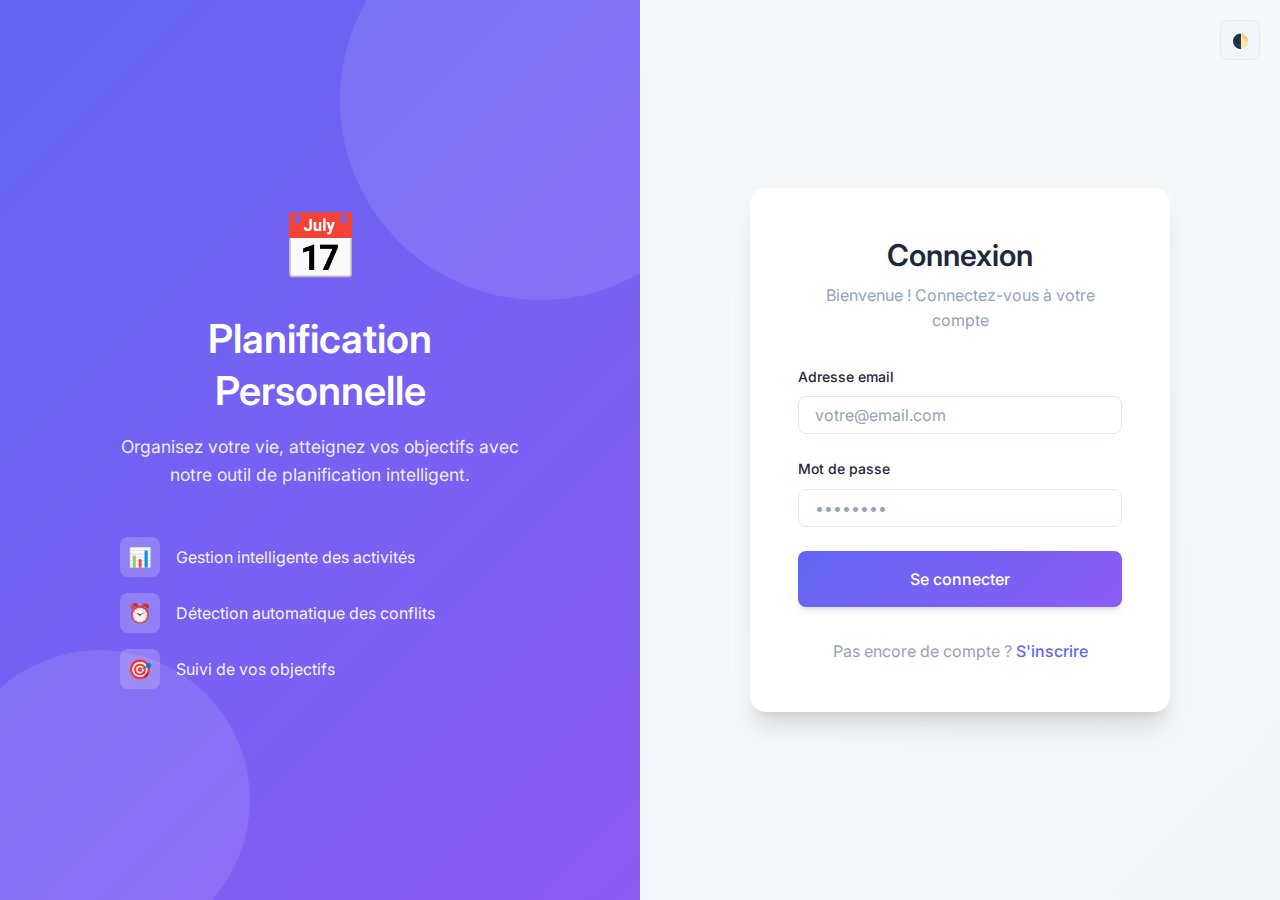
<file: src/webapp/view/conflits.html>
<!DOCTYPE html>
<html lang="fr">

<head>
    <meta charset="UTF-8">
    <meta name="viewport" content="width=device-width, initial-scale=1.0">
    <title>Conflits - Planification Personnelle</title>
    <link href="https://fonts.googleapis.com/css2?family=Inter:wght@400;500;600;700&display=swap" rel="stylesheet">
    <link rel="stylesheet" href="css/style.css">
    <script src="js/utils.js"></script>
<script src="js/api.js"></script>
<script src="js/auth.js"></script>
<script>
    // Protéger la page - rediriger si non connecté
    if (!Auth.requireAuth()) {
        // La redirection est déjà faite par requireAuth()
    }
    
    // Charger les infos utilisateur
    const currentUser = Auth.getUser();
    console.log('Utilisateur connecté:', currentUser);
</script>
    <style>
        .conflict-card {
            display: flex;
            align-items: flex-start;
            gap: var(--space-md);
            padding: var(--space-lg);
            background: var(--bg-secondary);
            border-left: 4px solid var(--accent-warning);
            border-radius: var(--radius-lg);
            margin-bottom: var(--space-md);
        }

        .conflict-card.resolved {
            border-left-color: var(--accent-success);
            opacity: 0.7;
        }

        .conflict-card.high {
            border-left-color: var(--accent-danger);
        }

        .conflict-icon {
            font-size: 2rem;
        }

        .conflict-content {
            flex: 1;
        }

        .conflict-title {
            font-weight: 600;
            margin-bottom: var(--space-xs);
        }

        .conflict-activities {
            background: var(--bg-tertiary);
            padding: var(--space-md);
            border-radius: var(--radius-md);
            margin-top: var(--space-md);
        }

        .stat-row {
            display: flex;
            gap: var(--space-lg);
            margin-bottom: var(--space-xl);
            flex-wrap: wrap;
        }

        .stat-box {
            flex: 1;
            min-width: 150px;
            padding: var(--space-lg);
            background: var(--bg-secondary);
            border-radius: var(--radius-lg);
            text-align: center;
        }

        .stat-box-value {
            font-size: 2rem;
            font-weight: 700;
        }

        .stat-box-label {
            color: var(--text-muted);
            font-size: 0.875rem;
        }
    </style>
</head>

<body>
    <div class="page-wrapper">
        <aside class="sidebar">
            <div class="sidebar-header">
                <div class="sidebar-logo">📅</div><span class="sidebar-brand">Planificateur</span>
            </div>
            <nav class="sidebar-nav">
                <div class="nav-section">
                    <div class="nav-section-title">Menu</div>
                    <a href="dashboard.html" class="nav-item"><span class="nav-icon">📊</span><span
                            class="nav-label">Tableau de bord</span></a>
                    <a href="activites.html" class="nav-item"><span class="nav-icon">📌</span><span
                            class="nav-label">Activités</span></a>
                    <a href="contraintes.html" class="nav-item"><span class="nav-icon">⏰</span><span
                            class="nav-label">Contraintes</span></a>
                    <a href="conflits.html" class="nav-item active"><span class="nav-icon">⚠️</span><span
                            class="nav-label">Conflits</span></a>
                            <a href="calendrier.html" class="nav-item">
                        <span class="nav-icon">📆</span>
                        <span class="nav-label">Calendrier</span>
                    </a>
  
                    <a href="statistiques.html" class="nav-item">
                        <span class="nav-icon">📈</span>
                        <span class="nav-label">Statistiques</span>
                    </a>
                </div>
                <div class="nav-section">
                    <div class="nav-section-title">Paramètres</div>
                    <a href="profil.html" class="nav-item"><span class="nav-icon">👤</span><span class="nav-label">Mon
                            profil</span></a>
                    <a href="#" class="nav-item" onclick="Utils.toggleTheme(); return false;"><span
                            class="nav-icon">🌓</span><span class="nav-label">Thème</span></a>
                </div>
            </nav>
            <div class="sidebar-footer">
                <div class="user-card">
                    <div class="user-avatar" id="userAvatar">U</div>
                    <div class="user-info">
                        <div class="user-name" id="userName">Utilisateur</div>
                    </div>
                </div>
                <button class="btn btn-secondary w-full mt-md" onclick="Auth.logout()">Déconnexion</button>
            </div>
        </aside>

        <main class="main-content">
            <div class="navbar">
                <h1 class="navbar-title">Gestion des Conflits</h1>
                <button class="btn btn-primary" onclick="detectConflicts()">🔍 Détecter les conflits</button>
            </div>

            <!-- Stats -->
            <div class="stat-row mt-xl">
                <div class="stat-box">
                    <div class="stat-box-value text-danger" id="statUnresolved">0</div>
                    <div class="stat-box-label">Non résolus</div>
                </div>
                <div class="stat-box">
                    <div class="stat-box-value text-success" id="statResolved">0</div>
                    <div class="stat-box-label">Résolus</div>
                </div>
                <div class="stat-box">
                    <div class="stat-box-value" id="statRate">100%</div>
                    <div class="stat-box-label">Taux de résolution</div>
                </div>
            </div>

            <!-- Filters -->
            <div class="flex gap-md mb-lg">
                <button class="btn btn-primary" id="filterAll">Tous</button>
                <button class="btn btn-secondary" id="filterUnresolved">Non résolus</button>
                <button class="btn btn-secondary" id="filterResolved">Résolus</button>
            </div>

            <!-- Conflicts List -->
            <div id="conflictsList">
                <p class="text-center text-muted">Chargement...</p>
            </div>
        </main>
    </div>

    <script src="js/utils.js"></script>
    <script src="js/api.js"></script>
    <script src="js/auth.js"></script>
    <script>
        if (!Auth.requireAuth()) throw new Error('Not authenticated');
        const userId = Auth.getUserId();
        let conflicts = [];
        let filter = 'all';

        document.getElementById('userName').textContent = Auth.getUserFullName();
        document.getElementById('userAvatar').textContent = Auth.getUserInitials();

        async function loadConflicts() {
            try {
                conflicts = await Api.conflits.getByUser(userId) || [];
                updateStats();
                renderConflicts();
            } catch (error) {
                document.getElementById('conflictsList').innerHTML = '<p class="text-center text-muted">Erreur de chargement</p>';
            }
        }

        function updateStats() {
            const unresolved = conflicts.filter(c => !c.resolu).length;
            const resolved = conflicts.filter(c => c.resolu).length;
            const total = conflicts.length || 1;
            const rate = Math.round((resolved / total) * 100);

            document.getElementById('statUnresolved').textContent = unresolved;
            document.getElementById('statResolved').textContent = resolved;
            document.getElementById('statRate').textContent = rate + '%';
        }

        function renderConflicts() {
            const container = document.getElementById('conflictsList');

            let filtered = conflicts;
            if (filter === 'unresolved') filtered = conflicts.filter(c => !c.resolu);
            if (filter === 'resolved') filtered = conflicts.filter(c => c.resolu);

            if (filtered.length === 0) {
                container.innerHTML = `
                    <div class="text-center" style="padding: var(--space-2xl);">
                        <div style="font-size: 4rem;">✅</div>
                        <h3>${filter === 'all' ? 'Aucun conflit' : 'Aucun conflit dans cette catégorie'}</h3>
                        <p class="text-muted">Votre planning est optimisé !</p>
                    </div>
                `;
                return;
            }

            container.innerHTML = filtered.map(c => {
                const type = Utils.getConflictType(c.type);
                const severity = type.severity === 'high' ? 'high' : '';

                return `
                    <div class="conflict-card ${c.resolu ? 'resolved' : ''} ${severity}">
                        <div class="conflict-icon">${type.icon}</div>
                        <div class="conflict-content">
                            <div class="conflict-title">${type.label}</div>
                            <div class="text-muted" style="font-size: 0.875rem;">
                                Détecté ${Utils.formatRelativeTime(c.horaireDetection)}
                            </div>
                            ${c.resolu ? '<span class="badge badge-success mt-sm">Résolu</span>' : ''}
                        </div>
                        ${!c.resolu ? `
                            <button class="btn btn-success" onclick="resolveConflict(${c.idConflit})">
                                ✓ Marquer résolu
                            </button>
                        ` : ''}
                    </div>
                `;
            }).join('');
        }

        async function detectConflicts() {
            try {
                Utils.showLoading();
                const detected = await Api.conflits.detect(userId);
                Utils.hideLoading();

                if (detected && detected.length > 0) {
                    Utils.toast(`${detected.length} conflit(s) détecté(s)`, 'warning');
                } else {
                    Utils.toast('Aucun nouveau conflit détecté', 'success');
                }
                loadConflicts();
            } catch (error) {
                Utils.hideLoading();
                Utils.toast('Erreur lors de la détection', 'danger');
            }
        }

        async function resolveConflict(id) {
            try {
                await Api.conflits.resolve(id);
                Utils.toast('Conflit marqué comme résolu', 'success');
                loadConflicts();
            } catch (error) {
                Utils.toast('Erreur', 'danger');
            }
        }

        // Filter buttons
        document.getElementById('filterAll').addEventListener('click', () => { filter = 'all'; updateFilterButtons(); renderConflicts(); });
        document.getElementById('filterUnresolved').addEventListener('click', () => { filter = 'unresolved'; updateFilterButtons(); renderConflicts(); });
        document.getElementById('filterResolved').addEventListener('click', () => { filter = 'resolved'; updateFilterButtons(); renderConflicts(); });

        function updateFilterButtons() {
            document.querySelectorAll('.flex.gap-md button').forEach(btn => btn.className = 'btn btn-secondary');
            if (filter === 'all') document.getElementById('filterAll').className = 'btn btn-primary';
            if (filter === 'unresolved') document.getElementById('filterUnresolved').className = 'btn btn-primary';
            if (filter === 'resolved') document.getElementById('filterResolved').className = 'btn btn-primary';
        }

        loadConflicts();
    </script>
</body>

</html>
</file>
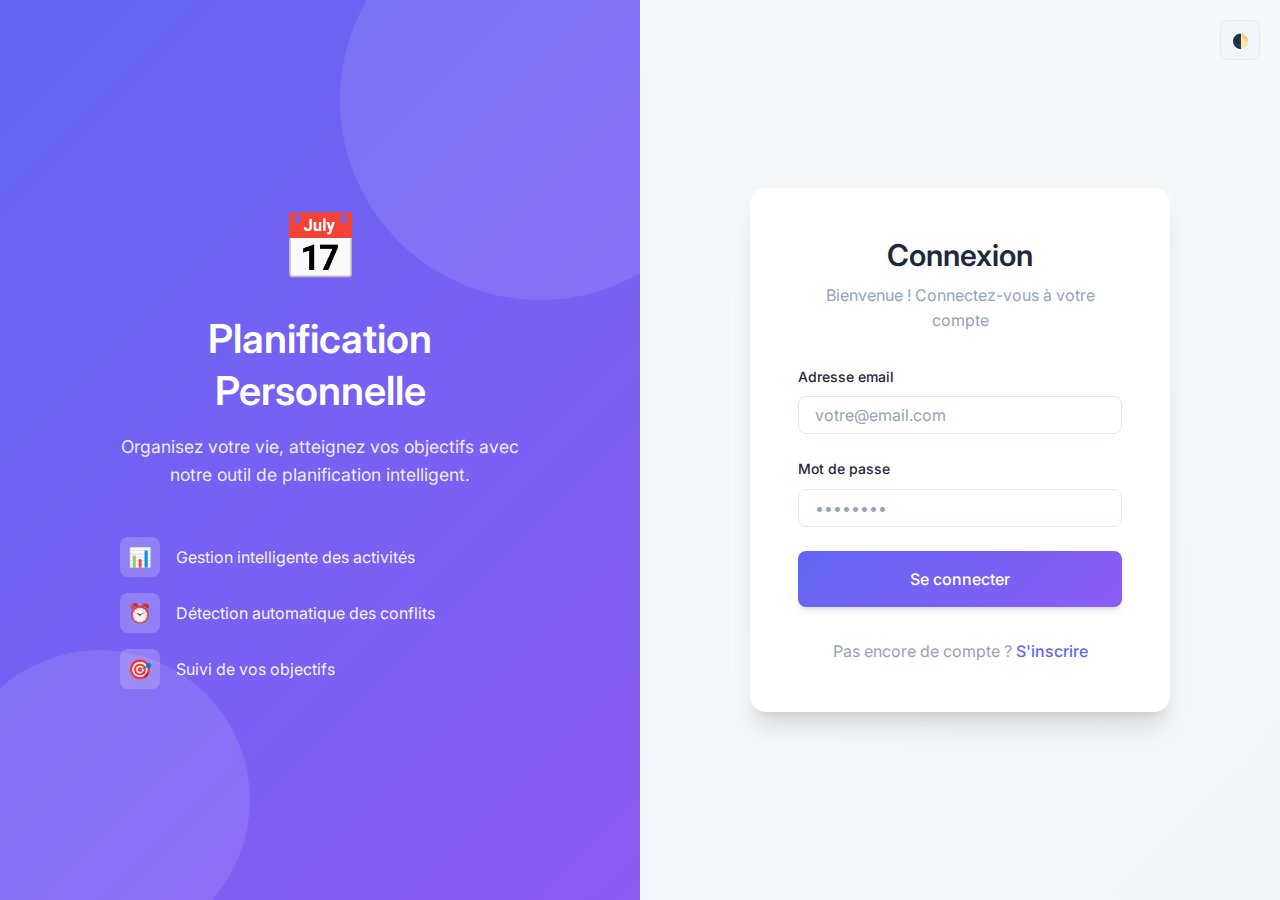
<file: src/webapp/view/contraintes.html>
<!DOCTYPE html>
<html lang="fr">

<head>
    <meta charset="UTF-8">
    <meta name="viewport" content="width=device-width, initial-scale=1.0">
    <title>Mes Contraintes - Planification Personnelle</title>
    <link href="https://fonts.googleapis.com/css2?family=Inter:wght@400;500;600;700&display=swap" rel="stylesheet">
    <link rel="stylesheet" href="css/style.css">
    <script src="js/utils.js"></script>
    <script src="js/api.js"></script>
    <script src="js/auth.js"></script>
    <script>
        // Protéger la page - rediriger si non connecté
        if (!Auth.requireAuth()) {
            // La redirection est déjà faite par requireAuth()
        }
        
        // Charger les infos utilisateur
        const currentUser = Auth.getUser();
        console.log('Utilisateur connecté:', currentUser);
    </script>
    <style>
        .constraint-card {
            display: flex;
            align-items: center;
            gap: var(--space-md);
            padding: var(--space-lg);
            background: var(--bg-secondary);
            border: 1px solid var(--border-color);
            border-radius: var(--radius-lg);
            margin-bottom: var(--space-md);
        }

        .constraint-card.inactive {
            opacity: 0.6;
        }

        .constraint-icon {
            width: 48px;
            height: 48px;
            background: var(--primary-gradient);
            border-radius: var(--radius-md);
            display: flex;
            align-items: center;
            justify-content: center;
            font-size: 1.5rem;
            color: white;
        }

        .constraint-content {
            flex: 1;
        }

        .constraint-title {
            font-weight: 600;
            margin-bottom: var(--space-xs);
        }

        .constraint-time {
            color: var(--text-muted);
            font-size: 0.875rem;
        }

        .constraint-days {
            display: flex;
            gap: var(--space-xs);
            margin-top: var(--space-sm);
            flex-wrap: wrap;
        }

        .day-badge {
            padding: 2px 8px;
            background: var(--bg-tertiary);
            border-radius: var(--radius-sm);
            font-size: 0.75rem;
        }

        .toggle-switch {
            position: relative;
            width: 48px;
            height: 26px;
            display: inline-block;
        }

        .toggle-switch input {
            opacity: 0;
            width: 0;
            height: 0;
        }

        .toggle-slider {
            position: absolute;
            inset: 0;
            background: var(--border-color);
            border-radius: 26px;
            cursor: pointer;
            transition: 0.3s;
        }

        .toggle-slider::before {
            content: '';
            position: absolute;
            height: 20px;
            width: 20px;
            left: 3px;
            bottom: 3px;
            background: white;
            border-radius: 50%;
            transition: 0.3s;
        }

        .toggle-switch input:checked+.toggle-slider {
            background: var(--primary);
        }

        .toggle-switch input:checked+.toggle-slider::before {
            transform: translateX(22px);
        }

        .repetitif-container {
            display: flex;
            align-items: center;
            gap: 12px;
        }

        .repetitif-label {
            color: var(--text-muted);
            font-size: 0.875rem;
            user-select: none;
        }

        .repetitif-label.active {
            color: var(--primary);
            font-weight: 500;
        }
    </style>
</head>

<body>
    <div class="page-wrapper">
        <aside class="sidebar">
            <div class="sidebar-header">
                <div class="sidebar-logo">📅</div><span class="sidebar-brand">Planificateur</span>
            </div>
            <nav class="sidebar-nav">
                <div class="nav-section">
                    <div class="nav-section-title">Menu</div>
                    <a href="dashboard.html" class="nav-item"><span class="nav-icon">📊</span><span
                            class="nav-label">Tableau de bord</span></a>
                    <a href="activites.html" class="nav-item"><span class="nav-icon">📌</span><span
                            class="nav-label">Activités</span></a>
                    <a href="contraintes.html" class="nav-item active"><span class="nav-icon">⏰</span><span
                            class="nav-label">Contraintes</span></a>
                    <a href="conflits.html" class="nav-item"><span class="nav-icon">⚠️</span><span
                            class="nav-label">Conflits</span></a>
                            <a href="calendrier.html" class="nav-item">
                        <span class="nav-icon">📆</span>
                        <span class="nav-label">Calendrier</span>
                    </a>
  
                    <a href="statistiques.html" class="nav-item">
                        <span class="nav-icon">📈</span>
                        <span class="nav-label">Statistiques</span>
                    </a>
                </div>
                <div class="nav-section">
                    <div class="nav-section-title">Paramètres</div>
                    <a href="profil.html" class="nav-item"><span class="nav-icon">👤</span><span class="nav-label">Mon
                            profil</span></a>
                    <a href="#" class="nav-item" onclick="Utils.toggleTheme(); return false;"><span
                            class="nav-icon">🌓</span><span class="nav-label">Thème</span></a>
                </div>
            </nav>
            <div class="sidebar-footer">
                <div class="user-card">
                    <div class="user-avatar" id="userAvatar">U</div>
                    <div class="user-info">
                        <div class="user-name" id="userName">Utilisateur</div>
                    </div>
                </div>
                <button class="btn btn-secondary w-full mt-md" onclick="Auth.logout()">Déconnexion</button>
            </div>
        </aside>

        <main class="main-content">
            <div class="navbar">
                <h1 class="navbar-title">Mes Contraintes</h1>
                <button class="btn btn-primary" onclick="Utils.openModal('constraintModal'); resetForm();">+ Nouvelle
                    contrainte</button>
            </div>

            <div class="mt-xl" id="constraintsList">
                <p class="text-center text-muted">Chargement...</p>
            </div>
        </main>
    </div>

    <!-- Constraint Modal -->
    <div class="modal-overlay" id="constraintModal">
        <div class="modal">
            <div class="modal-header">
                <h3 class="modal-title" id="modalTitle">Nouvelle contrainte</h3>
                <button class="modal-close" onclick="Utils.closeModal('constraintModal')">✕</button>
            </div>
            <form id="constraintForm">
                <input type="hidden" name="id" id="constraintId">
                <div class="modal-body">
                    <div class="form-group">
                        <label class="form-label">Titre *</label>
                        <input type="text" name="titre" id="titre" class="form-input"
                            placeholder="Ex: Heures de sommeil" required>
                    </div>
                    <div class="form-group">
                        <label class="form-label">Type *</label>
                        <select name="type" id="type" class="form-select" required>
                            <option value="Sommeil">🌙 Sommeil</option>
                            <option value="Travail">💼 Travail</option>
                            <option value="RDV">📅 RDV</option>
                            <option value="Repos">🛋️ Repos</option>
                            <option value="Cours">🎓 Cours</option>
                        </select>
                    </div>
                    <div class="form-group">
                        <label class="form-label">Heure de début *</label>
                        <input type="time" name="heureDebut" id="heureDebut" class="form-input" required>
                    </div>
                    <div class="form-group">
                        <label class="form-label">Heure de fin *</label>
                        <input type="time" name="heureFin" id="heureFin" class="form-input" required>
                    </div>
                    <div class="form-group">
                        <label class="form-label">Répétitif</label>
                        <div class="repetitif-container">
                            <label class="toggle-switch">
                                <input type="checkbox" name="repetitif" id="repetitif">
                                <span class="toggle-slider"></span>
                            </label>
                            <span id="repetitifLabel" class="repetitif-label">
                                Cette contrainte ne se répète pas
                            </span>
                        </div>
                    </div>
                    <div class="form-group" id="joursGroup" style="display: none;">
                        <label class="form-label">Jours de la semaine</label>
                        <div class="flex gap-sm flex-wrap">
                            <label><input type="checkbox" name="jours" value="MONDAY"> Lun</label>
                            <label><input type="checkbox" name="jours" value="TUESDAY"> Mar</label>
                            <label><input type="checkbox" name="jours" value="WEDNESDAY"> Mer</label>
                            <label><input type="checkbox" name="jours" value="THURSDAY"> Jeu</label>
                            <label><input type="checkbox" name="jours" value="FRIDAY"> Ven</label>
                            <label><input type="checkbox" name="jours" value="SATURDAY"> Sam</label>
                            <label><input type="checkbox" name="jours" value="SUNDAY"> Dim</label>
                        </div>
                    </div>
                </div>
                <div class="modal-footer">
                    <button type="button" class="btn btn-secondary"
                        onclick="Utils.closeModal('constraintModal')">Annuler</button>
                    <button type="submit" class="btn btn-primary" id="submitBtn">Créer</button>
                </div>
            </form>
        </div>
    </div>

    <script src="js/utils.js"></script>
    <script src="js/api.js"></script>
    <script>
        if (!Auth.requireAuth()) throw new Error('Not authenticated');
        const userId = Auth.getUserId();
        let constraints = [];
        let editingId = null;

        document.getElementById('userName').textContent = Auth.getUserFullName();
        document.getElementById('userAvatar').textContent = Auth.getUserInitials();

        const dayLabels = { 
            MONDAY: 'Lun', TUESDAY: 'Mar', WEDNESDAY: 'Mer', 
            THURSDAY: 'Jeu', FRIDAY: 'Ven', SATURDAY: 'Sam', SUNDAY: 'Dim' 
        };

        // Mettre à jour le label selon l'état
        function updateRepetitifLabel() {
            const label = document.getElementById('repetitifLabel');
            if (document.getElementById('repetitif').checked) {
                label.textContent = '✓ Cette contrainte se répète chaque semaine';
                label.classList.add('active');
            } else {
                label.textContent = 'Cette contrainte ne se répète pas';
                label.classList.remove('active');
            }
        }

        // Gérer l'affichage des jours
        document.getElementById('repetitif').addEventListener('change', function() {
            const joursGroup = document.getElementById('joursGroup');
            if (this.checked) {
                joursGroup.style.display = 'block';
            } else {
                joursGroup.style.display = 'none';
                // Décocher tous les jours
                document.querySelectorAll('input[name="jours"]').forEach(cb => cb.checked = false);
            }
            updateRepetitifLabel();
        });

        // Initialiser l'état au chargement
        document.getElementById('joursGroup').style.display = 
            document.getElementById('repetitif').checked ? 'block' : 'none';
        updateRepetitifLabel();

        async function loadConstraints() {
            try {
                constraints = await Api.contraintes.getByUser(userId) || [];
                renderConstraints();
            } catch (error) {
                document.getElementById('constraintsList').innerHTML = 
                    '<p class="text-center text-muted">Erreur de chargement</p>';
            }
        }

        function renderConstraints() {
            const container = document.getElementById('constraintsList');
            if (constraints.length === 0) {
                container.innerHTML = `
                    <div class="text-center" style="padding: var(--space-2xl);">
                        <div style="font-size: 4rem;">⏰</div>
                        <h3>Aucune contrainte</h3>
                        <p class="text-muted">Ajoutez vos contraintes horaires</p>
                    </div>`;
                return;
            }

            container.innerHTML = constraints.map(c => {
                const type = Utils.getConstraintType(c.type);
                const isActive = c.statut === 'ACTIVE';
                const jours = c.jours ? (typeof c.jours === 'string' ? JSON.parse(c.jours) : c.jours) : [];

                return `
                    <div class="constraint-card ${!isActive ? 'inactive' : ''}">
                        <div class="constraint-icon">${type.icon}</div>
                        <div class="constraint-content">
                            <div class="constraint-title">${c.titre || type.label}</div>
                            <div class="constraint-time">🕐 ${c.heureDebut || c.dateHeureDeb} - ${c.heureFin || c.dateHeureFin}</div>
                            ${c.repetitif ? `<div class="constraint-days">${jours.map(j => `<span class="day-badge">${dayLabels[j] || j}</span>`).join('')}</div>` : ''}
                        </div>
                        <label class="toggle-switch">
                            <input type="checkbox" ${isActive ? 'checked' : ''} 
                                onchange="toggleStatus(${c.id || c.idContrainte})">
                            <span class="toggle-slider"></span>
                        </label>
                        <button class="btn btn-sm btn-secondary" 
                            onclick="editConstraint(${c.id || c.idContrainte})">✏️</button>
                        <button class="btn btn-sm btn-danger" 
                            onclick="deleteConstraint(${c.id || c.idContrainte})">🗑️</button>
                    </div>
                `;
            }).join('');
        }

        function resetForm() {
            editingId = null;
            document.getElementById('constraintForm').reset();
            document.getElementById('modalTitle').textContent = 'Nouvelle contrainte';
            document.getElementById('submitBtn').textContent = 'Créer';
            // Cacher les jours et réinitialiser le label
            document.getElementById('joursGroup').style.display = 'none';
            updateRepetitifLabel();
        }

        function editConstraint(id) {
            const c = constraints.find(x => (x.id || x.idContrainte) === id);
            if (!c) return;
            editingId = id;
            document.getElementById('modalTitle').textContent = 'Modifier la contrainte';
            document.getElementById('submitBtn').textContent = 'Enregistrer';
            document.getElementById('constraintId').value = id;
            document.getElementById('titre').value = c.titre || '';
            document.getElementById('type').value = c.type;
            document.getElementById('heureDebut').value = c.heureDebut || c.dateHeureDeb;
            document.getElementById('heureFin').value = c.heureFin || c.dateHeureFin;
            document.getElementById('repetitif').checked = c.repetitif;
            
            // Afficher/cacher les jours selon repetitif
            document.getElementById('joursGroup').style.display = c.repetitif ? 'block' : 'none';
            updateRepetitifLabel();
            
            Utils.openModal('constraintModal');
        }

        async function toggleStatus(id) {
            try {
                await Api.contraintes.toggleStatus(id);
                loadConstraints();
            } catch (error) {
                Utils.toast('Erreur', 'danger');
            }
        }

        async function deleteConstraint(id) {
            if (!confirm('Supprimer cette contrainte ?')) return;
            try {
                await Api.contraintes.delete(id);
                Utils.toast('Contrainte supprimée', 'success');
                loadConstraints();
            } catch (error) {
                Utils.toast('Erreur', 'danger');
            }
        }

        document.getElementById('constraintForm').addEventListener('submit', async (e) => {
            e.preventDefault();
            const data = {
                titre: document.getElementById('titre').value,
                type: document.getElementById('type').value,
                dateHeureDeb: document.getElementById('heureDebut').value,
                dateHeureFin: document.getElementById('heureFin').value,
                repetitif: document.getElementById('repetitif').checked,
                utilisateurId: userId,
                statut: 'ACTIVE'
            };

            const selectedDays = [...document.querySelectorAll('input[name="jours"]:checked')].map(x => x.value);
            if (selectedDays.length > 0) data.joursSemaine = selectedDays;

            try {
                if (editingId) {
                    await Api.contraintes.update(editingId, data);
                    Utils.toast('Contrainte modifiée', 'success');
                } else {
                    await Api.contraintes.create(data);
                    Utils.toast('Contrainte créée', 'success');
                }
                Utils.closeModal('constraintModal');
                resetForm();
                loadConstraints();
            } catch (error) {
                Utils.toast(error.message || 'Erreur', 'danger');
            }
        });

        loadConstraints();
    </script>
</body>

</html>
</file>
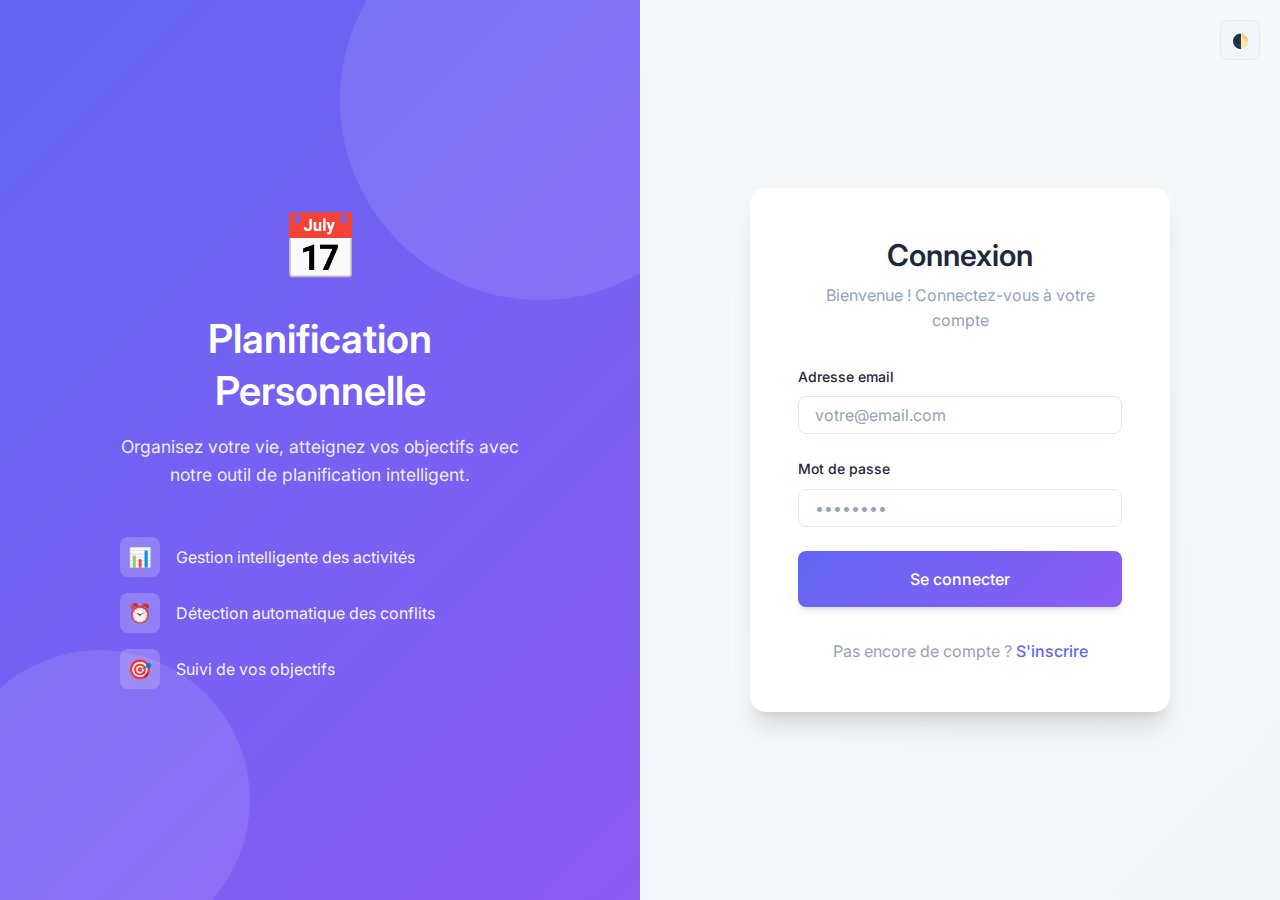
<file: src/webapp/view/dashboard.html>
<!DOCTYPE html>
<html lang="fr">

<head>
    <meta charset="UTF-8">
    <meta name="viewport" content="width=device-width, initial-scale=1.0">
    <title>Tableau de bord - Planification Personnelle</title>
    <link href="https://fonts.googleapis.com/css2?family=Inter:wght@400;500;600;700&display=swap" rel="stylesheet">
    <link rel="stylesheet" href="css/style.css">
    <style>
        .score-card {
            background: linear-gradient(135deg, #6366f1 0%, #8b5cf6 100%);
            color: white;
            position: relative;
            overflow: hidden;
        }

        .score-card::before {
            content: '';
            position: absolute;
            top: -50%;
            right: -50%;
            width: 200%;
            height: 200%;
            background: radial-gradient(circle, rgba(255,255,255,0.2) 0%, transparent 70%);
            animation: pulse 3s ease-in-out infinite;
        }

        .score-display {
            display: flex;
            align-items: baseline;
            gap: 10px;
            margin: 15px 0;
        }

        .score-value {
            font-size: 3rem;
            font-weight: 700;
            position: relative;
            z-index: 1;
        }

        .score-max {
            font-size: 1.5rem;
            opacity: 0.8;
        }

        .score-bar {
            background: rgba(255,255,255,0.2);
            height: 8px;
            border-radius: 10px;
            overflow: hidden;
            margin-top: 10px;
        }

        .score-progress {
            background: white;
            height: 100%;
            border-radius: 10px;
            transition: width 1s ease;
        }

        .optimize-section {
            background: var(--bg-secondary);
            border-radius: var(--radius-lg);
            padding: var(--space-xl);
            margin-top: var(--space-xl);
            border: 1px solid var(--border-color);
        }

        .optimize-btn {
            background: linear-gradient(135deg, #f093fb 0%, #f5576c 100%);
            color: white;
            padding: 15px 30px;
            font-size: 1.1rem;
            width: 100%;
            display: flex;
            align-items: center;
            justify-content: center;
            gap: 10px;
            transition: all 0.3s;
        }

        .optimize-btn:hover:not(:disabled) {
            transform: scale(1.02);
            box-shadow: 0 10px 30px rgba(245, 87, 108, 0.4);
        }

        .optimize-btn:disabled {
            opacity: 0.5;
            cursor: not-allowed;
        }

        .validation-badge {
            display: inline-flex;
            align-items: center;
            gap: 8px;
            padding: 8px 16px;
            border-radius: var(--radius-full);
            font-weight: 600;
            margin-top: 10px;
        }

        .validation-badge.valid {
            background: rgba(34, 197, 94, 0.15);
            color: var(--accent-success);
        }

        .validation-badge.invalid {
            background: rgba(239, 68, 68, 0.15);
            color: var(--accent-danger);
        }

        .spinner-inline {
            width: 20px;
            height: 20px;
            border: 2px solid rgba(255,255,255,0.3);
            border-top-color: white;
            border-radius: 50%;
            animation: spin 0.8s linear infinite;
        }

        @keyframes pulse {
            0%, 100% { opacity: 1; }
            50% { opacity: 0.5; }
        }
    </style>
</head>

<body>
    <div class="page-wrapper">
        <!-- Sidebar -->
        <aside class="sidebar" id="sidebar">
            <div class="sidebar-header">
                <div class="sidebar-logo">📅</div>
                <span class="sidebar-brand">Planificateur</span>
            </div>

            <nav class="sidebar-nav">
                <div class="nav-section">
                    <div class="nav-section-title">Menu</div>
                    <a href="dashboard.html" class="nav-item active">
                        <span class="nav-icon">📊</span>
                        <span class="nav-label">Tableau de bord</span>
                    </a>
                    <a href="activites.html" class="nav-item">
                        <span class="nav-icon">📌</span>
                        <span class="nav-label">Activités</span>
                    </a>
                    <a href="contraintes.html" class="nav-item">
                        <span class="nav-icon">⏰</span>
                        <span class="nav-label">Contraintes</span>
                    </a>
                    <a href="conflits.html" class="nav-item">
                        <span class="nav-icon">⚠️</span>
                        <span class="nav-label">Conflits</span>
                    </a>
                    <a href="calendrier.html" class="nav-item">
                        <span class="nav-icon">📆</span>
                        <span class="nav-label">Calendrier</span>
                    </a>
  
                    <a href="statistiques.html" class="nav-item">
                        <span class="nav-icon">📈</span>
                        <span class="nav-label">Statistiques</span>
                    </a>
                </div>

                <div class="nav-section">
                    <div class="nav-section-title">Paramètres</div>
                    <a href="profil.html" class="nav-item">
                        <span class="nav-icon">👤</span>
                        <span class="nav-label">Mon profil</span>
                    </a>
                    <a href="#" class="nav-item" onclick="Utils.toggleTheme(); return false;">
                        <span class="nav-icon">🌓</span>
                        <span class="nav-label">Thème</span>
                    </a>
                </div>
            </nav>

            <div class="sidebar-footer">
                <div class="user-card" id="userCard">
                    <div class="user-avatar" id="userAvatar">U</div>
                    <div class="user-info">
                        <div class="user-name" id="userName">Utilisateur</div>
                        <div class="user-email" id="userEmail">email@example.com</div>
                    </div>
                </div>
                <button class="btn btn-secondary w-full mt-md" onclick="Auth.logout()">
                    Déconnexion
                </button>
            </div>
        </aside>

        <!-- Main Content -->
        <main class="main-content">
            <!-- Header -->
            <div class="navbar">
                <div>
                    <h1 class="navbar-title">Tableau de bord</h1>
                    <p class="text-muted" id="welcomeMessage">Bienvenue !</p>
                </div>
                <div class="navbar-actions">
                    <button class="btn btn-primary" onclick="Utils.openModal('addActivityModal')">
                        + Nouvelle activité
                    </button>
                </div>
            </div>

            <!-- Stats Cards -->
            <div class="grid grid-4 mt-xl">
                <!-- Score Card -->
                <div class="card stat-card score-card">
                    <div class="stat-label" style="color: white; opacity: 0.9;">Score du Planning</div>
                    <div class="score-display">
                        <span class="score-value" id="scoreValue">--</span>
                        <span class="score-max">/ 500</span>
                    </div>
                    <div class="score-bar">
                        <div class="score-progress" id="scoreProgress" style="width: 0%"></div>
                    </div>
                    <div id="validationBadge"></div>
                </div>

                <div class="card stat-card">
                    <div class="stat-value" id="statActivites">0</div>
                    <div class="stat-label">Activités</div>
                    <div class="stat-trend positive" id="trendActivites">
                        <span>📈</span> Cette semaine
                    </div>
                </div>

                <div class="card stat-card">
                    <div class="stat-value" id="statContraintes">0</div>
                    <div class="stat-label">Contraintes actives</div>
                </div>

                <div class="card stat-card">
                    <div class="stat-value" id="statConflits">0</div>
                    <div class="stat-label">Conflits à résoudre</div>
                    <div class="stat-trend negative hidden" id="trendConflits">
                        <span>⚠️</span> Attention requise
                    </div>
                </div>
            </div>

            <!-- Optimization Section -->
            <div class="optimize-section">
                <h3 style="margin-bottom: 15px;">🚀 Optimisation du Planning</h3>
                <p class="text-muted" style="margin-bottom: 20px;">
                    Utilisez l'algorithme d'optimisation pour améliorer automatiquement votre planning selon vos contraintes et priorités.
                </p>
                <button class="btn optimize-btn" id="optimizeBtn" onclick="optimiserPlanning()">
                    <span id="optimizeText">✨ Optimiser mon Planning</span>
                    <span id="optimizeLoading" style="display: none;">
                        <div class="spinner-inline"></div>
                        Optimisation en cours...
                    </span>
                </button>
            </div>

            <!-- Main Grid -->
            <div class="grid grid-2 mt-xl">
                <!-- Today's Activities -->
                <div class="card">
                    <div class="card-header">
                        <h3 class="card-title">Activités du jour</h3>
                        <a href="activites.html" class="btn btn-sm btn-secondary">Voir tout</a>
                    </div>
                    <div class="card-body" id="todayActivities">
                        <p class="text-muted text-center">Chargement...</p>
                    </div>
                </div>

                <!-- Active Conflicts -->
                <div class="card">
                    <div class="card-header">
                        <h3 class="card-title">Conflits actifs</h3>
                        <a href="conflits.html" class="btn btn-sm btn-secondary">Gérer</a>
                    </div>
                    <div class="card-body" id="activeConflicts">
                        <p class="text-muted text-center">Chargement...</p>
                    </div>
                </div>
            </div>

            <!-- Activity Distribution -->
            <div class="card mt-xl">
                <div class="card-header">
                    <h3 class="card-title">Répartition des activités</h3>
                </div>
                <div class="card-body">
                    <div id="activityDistribution" class="flex gap-md flex-wrap">
                        <!-- Activity type distribution will be rendered here -->
                    </div>
                </div>
            </div>
        </main>
    </div>

    <!-- Add Activity Modal -->
    <div class="modal-overlay" id="addActivityModal">
        <div class="modal">
            <div class="modal-header">
                <h3 class="modal-title">Nouvelle activité</h3>
                <button class="modal-close" onclick="Utils.closeModal('addActivityModal')">✕</button>
            </div>
            <form id="addActivityForm">
                <div class="modal-body">
                    <div class="form-group">
                        <label class="form-label">Titre *</label>
                        <input type="text" name="titre" class="form-input" placeholder="Ma nouvelle activité" required>
                    </div>

                    <div class="form-group">
                        <label class="form-label">Type *</label>
                        <select name="typeActivite" class="form-select" required>
                            <option value="">-- Sélectionner --</option>
                            <option value="Sport">🏋️ Sport</option>
                            <option value="Etude">📚 Étude</option>
                            <option value="Loisirs">🎲 Loisirs</option>
                            <option value="Repos">🛌 Repos</option>
                            <option value="Travail">💼 Travail</option>
                        </select>
                    </div>

                    <div class="form-group">
                        <label class="form-label">Description</label>
                        <textarea name="description" class="form-textarea" rows="2" placeholder="Description..."></textarea>
                    </div>

                    <div class="form-group">
                        <label class="form-label">Priorité *</label>
                        <select name="priorite" class="form-select" required>
                            <option value="1">1 - Très basse</option>
                            <option value="2">2 - Basse</option>
                            <option value="3" selected>3 - Moyenne</option>
                            <option value="4">4 - Haute</option>
                            <option value="5">5 - Très haute</option>
                        </select>
                    </div>

                    <div class="form-group">
                        <label class="form-label">Date limite (Deadline)</label>
                        <input type="datetime-local" name="deadline" class="form-input">
                    </div>

                    <div class="form-group">
                        <label class="form-label">Horaire début *</label>
                        <input type="datetime-local" name="horaireDebut" class="form-input" required>
                    </div>

                    <div class="form-group">
                        <label class="form-label">Horaire fin *</label>
                        <input type="datetime-local" name="horaireFin" class="form-input" required>
                    </div>
                </div>
                <div class="modal-footer">
                    <button type="button" class="btn btn-secondary" onclick="Utils.closeModal('addActivityModal')">Annuler</button>
                    <button type="submit" class="btn btn-primary">Créer</button>
                </div>
            </form>
        </div>
    </div>

    <script src="js/utils.js"></script>
    <script src="js/api.js"></script>
    <script src="js/auth.js"></script>
    <script>
        // Check authentication
        if (!Auth.requireAuth()) {
            throw new Error('Not authenticated');
        }

        const userId = Auth.getUserId();

        // Update user info
        document.getElementById('userName').textContent = Auth.getUserFullName();
        document.getElementById('userAvatar').textContent = Auth.getUserInitials();
        document.getElementById('userEmail').textContent = Auth.getUser()?.email || '';
        document.getElementById('welcomeMessage').textContent = `Bonjour ${Auth.getUser()?.prenom || 'Utilisateur'} !`;

        // Charger le score
        async function loadScore() {
            try {
                const scoreData = await Api.activites.getScore(userId);
                const score = Math.round(scoreData.score * 100) / 100;
                const percentage = Math.min((score / 500) * 100, 100);

                document.getElementById('scoreValue').textContent = score;
                document.getElementById('scoreProgress').style.width = percentage + '%';
            } catch (error) {
                console.error('Erreur chargement score:', error);
                document.getElementById('scoreValue').textContent = '0';
            }
        }

        // Valider le planning
async function validatePlanning() {
    try {
        // ✅ Récupérer les conflits non résolus
        const conflits = await Api.conflits.getNonResolus(userId);
        const badgeContainer = document.getElementById('validationBadge');

        // Planning valide = AUCUN conflit non résolu
        const planningValide = !conflits || conflits.length === 0;

        if (planningValide) {
            badgeContainer.innerHTML = '<div class="validation-badge valid">✓ Planning valide</div>';
        } else {
            badgeContainer.innerHTML = `<div class="validation-badge invalid">✗ ${conflits.length} conflit${conflits.length > 1 ? 's' : ''} détecté${conflits.length > 1 ? 's' : ''}</div>`;
        }
    } catch (error) {
        console.error('Erreur validation:', error);
        const badgeContainer = document.getElementById('validationBadge');
        badgeContainer.innerHTML = '<div class="validation-badge invalid">✗ Erreur de validation</div>';
    }
}

        // Optimiser le planning
        async function optimiserPlanning() {
            const btn = document.getElementById('optimizeBtn');
            const text = document.getElementById('optimizeText');
            const loading = document.getElementById('optimizeLoading');

            btn.disabled = true;
            text.style.display = 'none';
            loading.style.display = 'flex';

            try {
                const result = await Api.activites.optimiser(userId, 1000);

                if (result.succes) {
                    Utils.toast('✅ Planning optimisé avec succès !', 'success');
                    setTimeout(() => {
                        loadDashboard();
                    }, 1000);
                } else {
                    Utils.toast('❌ Erreur lors de l\'optimisation', 'danger');
                }
            } catch (error) {
                console.error('Erreur optimisation:', error);
                Utils.toast('❌ ' + (error.message || 'Erreur lors de l\'optimisation'), 'danger');
            } finally {
                btn.disabled = false;
                text.style.display = 'inline';
                loading.style.display = 'none';
            }
        }

        // Load dashboard data
        async function loadDashboard() {
            await loadScore();
            await validatePlanning();

            try {
                const activites = await Api.activites.getAll(userId);
                document.getElementById('statActivites').textContent = activites.length || 0;

                const today = new Date().toDateString();
                const todayActs = (activites || []).filter(a => {
                    const date = new Date(a.horaireDebut).toDateString();
                    return date === today;
                });

                renderTodayActivities(todayActs);
                renderDistribution(activites || []);

            } catch (error) {
                console.error('Error loading activities:', error);
                document.getElementById('todayActivities').innerHTML =
                    '<p class="text-muted">Impossible de charger les activités</p>';
            }

            try {
                const contraintes = await Api.contraintes.getAll(userId);
                const actives = (contraintes || []).filter(c => c.statut === 'ACTIVE');
                document.getElementById('statContraintes').textContent = actives.length;
            } catch (error) {
                console.error('Error loading constraints:', error);
            }

            try {
                const conflits = await Api.conflits.getNonResolus(userId);
                document.getElementById('statConflits').textContent = (conflits || []).length;

                if ((conflits || []).length > 0) {
                    document.getElementById('trendConflits').classList.remove('hidden');
                }

                renderActiveConflicts(conflits || []);
            } catch (error) {
                console.error('Error loading conflicts:', error);
                document.getElementById('activeConflicts').innerHTML =
                    '<p class="text-muted">Aucun conflit</p>';
            }
        }

        function renderTodayActivities(activities) {
            const container = document.getElementById('todayActivities');

            if (!activities || activities.length === 0) {
                container.innerHTML = '<p class="text-muted text-center">Aucune activité aujourd\'hui</p>';
                return;
            }

            container.innerHTML = activities.slice(0, 5).map(act => {
                const debut = new Date(act.horaireDebut);
                const fin = new Date(act.horaireFin);
                return `
                    <div class="flex items-center justify-between p-sm" style="border-bottom: 1px solid var(--border-light);">
                        <div class="flex items-center gap-md">
                            <span>📌</span>
                            <div>
                                <div style="font-weight: 500;">${act.titre}</div>
                                <div class="text-muted" style="font-size: 0.875rem;">
                                    ${debut.toLocaleTimeString('fr-FR', {hour: '2-digit', minute: '2-digit'})} - 
                                    ${fin.toLocaleTimeString('fr-FR', {hour: '2-digit', minute: '2-digit'})}
                                </div>
                            </div>
                        </div>
                        <span class="badge badge-${(act.typeActivite || '').toLowerCase()}">${act.typeActivite}</span>
                    </div>
                `;
            }).join('');
        }

        function renderActiveConflicts(conflicts) {
            const container = document.getElementById('activeConflicts');

            if (!conflicts || conflicts.length === 0) {
                container.innerHTML = '<p class="text-muted text-center">✓ Aucun conflit actif</p>';
                return;
            }

            container.innerHTML = conflicts.slice(0, 4).map(conf => {
                return `
                    <div class="alert alert-warning mb-sm">
                        <span>⚠️</span>
                        <div>
                            <div style="font-weight: 500;">${conf.typeConflit || 'Conflit détecté'}</div>
                            <div style="font-size: 0.875rem;">Conflit entre activités</div>
                        </div>
                    </div>
                `;
            }).join('');
        }

        function renderDistribution(activities) {
            const container = document.getElementById('activityDistribution');
            const counts = {};

            activities.forEach(a => {
                counts[a.typeActivite] = (counts[a.typeActivite] || 0) + 1;
            });

            const total = activities.length || 1;
            const types = {
                'Sport': { label: 'Sport', icon: '🏋️', color: '#3b82f6' },
                'Etude': { label: 'Étude', icon: '📚', color: '#6366f1' },
                'Loisirs': { label: 'Loisirs', icon: '🎲', color: '#f59e0b' },
                'Repos': { label: 'Repos', icon: '🛌', color: '#22c55e' },
                'Travail': { label: 'Travail', icon: '💼', color: '#8b5cf6' }
            };

            container.innerHTML = Object.entries(types).map(([key, info]) => {
                const count = counts[key] || 0;
                const percent = Math.round((count / total) * 100);
                return `
                    <div style="flex: 1; min-width: 120px; text-align: center; padding: var(--space-md); background: var(--bg-tertiary); border-radius: var(--radius-md);">
                        <div style="font-size: 1.5rem;">${info.icon}</div>
                        <div style="font-weight: 600; font-size: 1.25rem; color: ${info.color};">${count}</div>
                        <div class="text-muted" style="font-size: 0.75rem;">${info.label} (${percent}%)</div>
                    </div>
                `;
            }).join('');
        }

        // Add activity form
        document.getElementById('addActivityForm').addEventListener('submit', async (e) => {
            e.preventDefault();
            const formData = new FormData(e.target);
            
            const data = {
                idUtilisateur: userId,
                titre: formData.get('titre'),
                description: formData.get('description') || '',
                typeActivite: formData.get('typeActivite'),
                priorite: parseInt(formData.get('priorite')),
                deadline: formData.get('deadline') || null,
                horaireDebut: formData.get('horaireDebut'),
                horaireFin: formData.get('horaireFin')
            };

            try {
                await Api.activites.create(data);
                Utils.toast('Activité créée !', 'success');
                Utils.closeModal('addActivityModal');
                e.target.reset();
                loadDashboard();
            } catch (error) {
                Utils.toast(error.message || 'Erreur lors de la création', 'danger');
            }
        });

        // Initial load
        loadDashboard();
    </script>
</body>

</html>
</file>
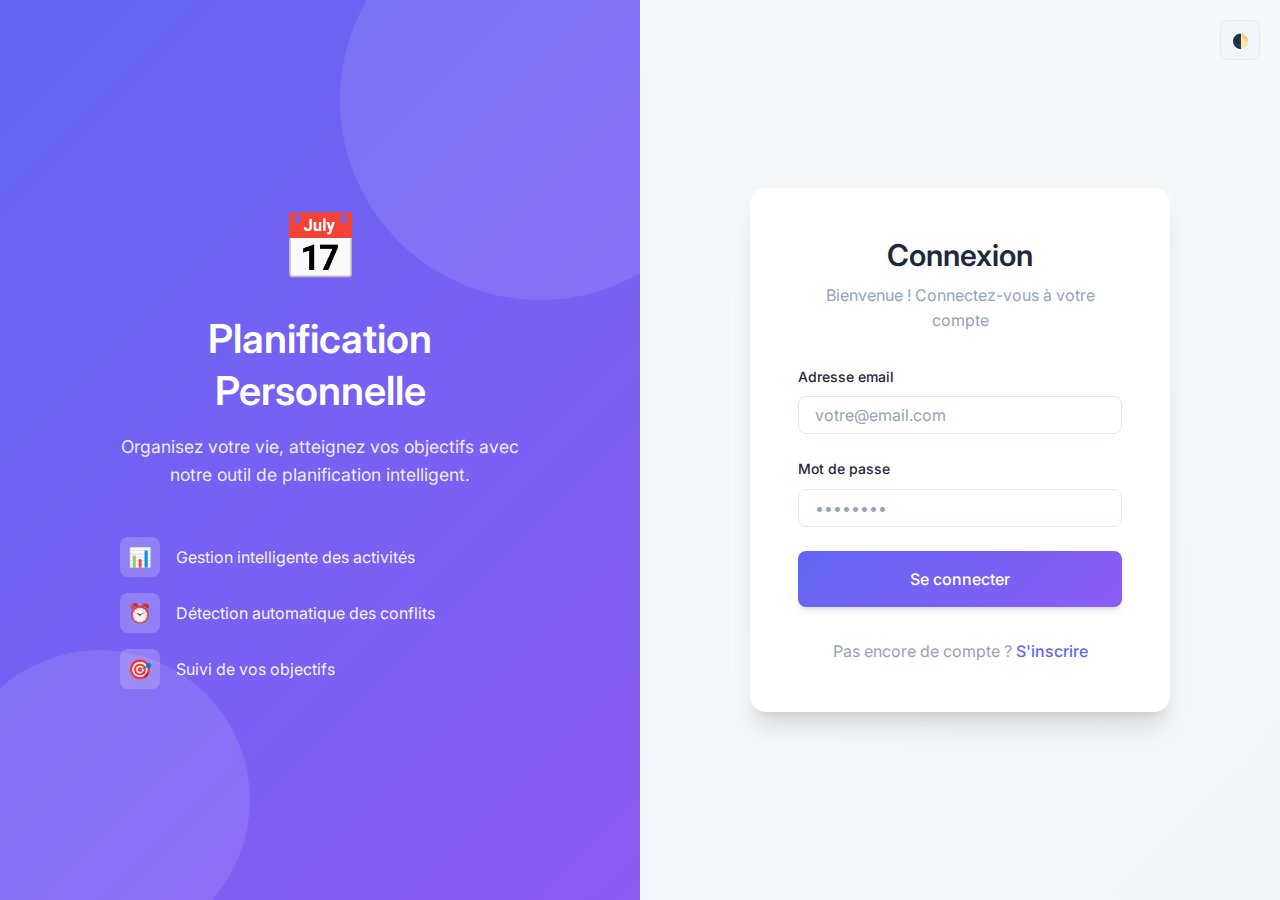
<file: src/webapp/view/login.html>
<!DOCTYPE html>
<html lang="fr">
<head>
    <meta charset="UTF-8">
    <meta name="viewport" content="width=device-width, initial-scale=1.0">
    <meta name="description" content="Planification Personnelle Intelligente - Connexion">
    <title>Connexion - Planification Personnelle</title>
    <link rel="preconnect" href="https://fonts.googleapis.com">
    <link rel="preconnect" href="https://fonts.gstatic.com" crossorigin>
    <link href="https://fonts.googleapis.com/css2?family=Inter:wght@400;500;600;700&display=swap" rel="stylesheet">
    <link rel="stylesheet" href="css/style.css">
    <style>
        .auth-page {
            min-height: 100vh;
            display: flex;
            background: linear-gradient(135deg, var(--bg-primary) 0%, var(--bg-tertiary) 100%);
        }
        
        .auth-left {
            flex: 1;
            display: flex;
            align-items: center;
            justify-content: center;
            padding: var(--space-xl);
            background: var(--primary-gradient);
            color: white;
            position: relative;
            overflow: hidden;
        }
        
        .auth-left::before {
            content: '';
            position: absolute;
            width: 400px;
            height: 400px;
            background: rgba(255,255,255,0.1);
            border-radius: 50%;
            top: -100px;
            right: -100px;
        }
        
        .auth-left::after {
            content: '';
            position: absolute;
            width: 300px;
            height: 300px;
            background: rgba(255,255,255,0.1);
            border-radius: 50%;
            bottom: -50px;
            left: -50px;
        }
        
        .auth-branding {
            text-align: center;
            z-index: 1;
            max-width: 400px;
        }
        
        .auth-branding h1 {
            font-size: 2.5rem;
            color: white;
            margin-bottom: var(--space-md);
        }
        
        .auth-branding p {
            color: rgba(255,255,255,0.9);
            font-size: 1.1rem;
        }
        
        .auth-features {
            margin-top: var(--space-2xl);
            text-align: left;
        }
        
        .auth-feature {
            display: flex;
            align-items: center;
            gap: var(--space-md);
            margin-bottom: var(--space-md);
            color: rgba(255,255,255,0.95);
        }
        
        .auth-feature-icon {
            width: 40px;
            height: 40px;
            background: rgba(255,255,255,0.2);
            border-radius: var(--radius-md);
            display: flex;
            align-items: center;
            justify-content: center;
            font-size: 1.2rem;
        }
        
        .auth-right {
            flex: 1;
            display: flex;
            align-items: center;
            justify-content: center;
            padding: var(--space-xl);
        }
        
        .auth-card {
            width: 100%;
            max-width: 420px;
            background: var(--bg-secondary);
            border-radius: var(--radius-xl);
            padding: var(--space-2xl);
            box-shadow: var(--shadow-xl);
        }
        
        .auth-header {
            text-align: center;
            margin-bottom: var(--space-xl);
        }
        
        .auth-header h2 {
            margin-bottom: var(--space-sm);
        }
        
        .auth-header p {
            color: var(--text-muted);
        }
        
        .auth-form .form-group {
            margin-bottom: var(--space-lg);
        }
        
        .auth-form .btn {
            width: 100%;
            padding: var(--space-md);
            font-size: 1rem;
        }
        
        .auth-footer {
            text-align: center;
            margin-top: var(--space-xl);
            color: var(--text-muted);
        }
        
        .auth-footer a {
            font-weight: 500;
        }
        
        .theme-toggle {
            position: fixed;
            top: 20px;
            right: 20px;
            z-index: 100;
        }
        
        @media (max-width: 900px) {
            .auth-left {
                display: none;
            }
        }
    </style>
</head>
<body>
    <!-- Theme Toggle -->
    <button class="btn btn-secondary btn-icon theme-toggle" onclick="Utils.toggleTheme()" title="Changer le thème">
        🌓
    </button>

    <div class="auth-page">
        <!-- Left Panel - Branding -->
        <div class="auth-left">
            <div class="auth-branding">
                <div style="font-size: 4rem; margin-bottom: var(--space-md);">📅</div>
                <h1>Planification Personnelle</h1>
                <p>Organisez votre vie, atteignez vos objectifs avec notre outil de planification intelligent.</p>
                
                <div class="auth-features">
                    <div class="auth-feature">
                        <div class="auth-feature-icon">📊</div>
                        <div>Gestion intelligente des activités</div>
                    </div>
                    <div class="auth-feature">
                        <div class="auth-feature-icon">⏰</div>
                        <div>Détection automatique des conflits</div>
                    </div>
                    <div class="auth-feature">
                        <div class="auth-feature-icon">🎯</div>
                        <div>Suivi de vos objectifs</div>
                    </div>
                </div>
            </div>
        </div>
        
        <!-- Right Panel - Login Form -->
        <div class="auth-right">
            <div class="auth-card animate-slideUp">
                <div class="auth-header">
                    <h2>Connexion</h2>
                    <p>Bienvenue ! Connectez-vous à votre compte</p>
                </div>
                
                <form id="loginForm" class="auth-form">
                    <div id="form-alert" class="alert hidden"></div>
                    
                    <div class="form-group">
                        <label class="form-label" for="email">Adresse email</label>
                        <input 
                            type="email" 
                            id="email" 
                            name="email" 
                            class="form-input" 
                            placeholder="votre@email.com"
                            required
                            autocomplete="email"
                        >
                    </div>
                    
                    <div class="form-group">
                        <label class="form-label" for="motdepasse">Mot de passe</label>
                        <input 
                            type="password" 
                            id="motdepasse" 
                            name="motdepasse" 
                            class="form-input" 
                            placeholder="••••••••"
                            required
                            autocomplete="current-password"
                        >
                    </div>
                    
                    <button type="submit" class="btn btn-primary" id="submitBtn">
                        <span id="btnText">Se connecter</span>
                        <span id="btnLoader" class="hidden">Connexion...</span>
                    </button>
                </form>
                
                <div class="auth-footer">
                    Pas encore de compte ? 
                    <a href="register.html">S'inscrire</a>
                </div>
            </div>
        </div>
    </div>

    <!-- Scripts -->
    <script src="js/utils.js"></script>
    <script src="js/api.js"></script>
    <script src="js/auth.js"></script>
    <script>
        // Redirect if already logged in
        Auth.redirectIfAuthenticated();
        
        // Form submission
        document.getElementById('loginForm').addEventListener('submit', async (e) => {
            e.preventDefault();
            
            const email = document.getElementById('email').value.trim();
            const motdepasse = document.getElementById('motdepasse').value;
            const submitBtn = document.getElementById('submitBtn');
            const btnText = document.getElementById('btnText');
            const btnLoader = document.getElementById('btnLoader');
            const formAlert = document.getElementById('form-alert');
            
            // Validation
            Utils.clearFormErrors(e.target);
            formAlert.classList.add('hidden');
            
            if (!Utils.isValidEmail(email)) {
                Utils.showFormError(document.getElementById('email'), 'Email invalide');
                return;
            }
            
            if (motdepasse.length < 4) {
                Utils.showFormError(document.getElementById('motdepasse'), 'Mot de passe requis');
                return;
            }
            
            // Submit
            submitBtn.disabled = true;
            btnText.classList.add('hidden');
            btnLoader.classList.remove('hidden');
            
            try {
                const result = await Auth.login(email, motdepasse);
                
                if (result.success) {
                    Utils.toast('Connexion réussie !', 'success');
                    setTimeout(() => {
                        window.location.href = 'dashboard.html';
                    }, 500);
                } else {
                    formAlert.className = 'alert alert-danger';
                    formAlert.textContent = result.message || 'Email ou mot de passe incorrect';
                    formAlert.classList.remove('hidden');
                }
            } catch (error) {
                formAlert.className = 'alert alert-danger';
                formAlert.textContent = 'Erreur de connexion au serveur';
                formAlert.classList.remove('hidden');
            } finally {
                submitBtn.disabled = false;
                btnText.classList.remove('hidden');
                btnLoader.classList.add('hidden');
            }
        });
    </script>
</body>
</html>
</file>
<file: src/webapp/view/css/style.css>
/**
 * Design System - Planification Personnelle Intelligente
 * Modern CSS with dark/light mode, glassmorphism, and animations
 */

/* ========== CSS VARIABLES (Design Tokens) ========== */
:root {
    /* Primary Colors */
    --primary: #6366f1;
    --primary-light: #818cf8;
    --primary-dark: #4f46e5;
    --primary-gradient: linear-gradient(135deg, #6366f1 0%, #8b5cf6 100%);
    
    /* Secondary Colors */
    --secondary: #10b981;
    --secondary-light: #34d399;
    --secondary-dark: #059669;
    
    /* Accent Colors */
    --accent-warning: #f59e0b;
    --accent-danger: #ef4444;
    --accent-info: #3b82f6;
    --accent-success: #22c55e;
    
    /* Activity Type Colors */
    --color-sport: #22c55e;
    --color-etude: #3b82f6;
    --color-loisirs: #f59e0b;
    --color-repos: #8b5cf6;
    --color-travail: #ef4444;
    
    /* Light Theme (default) */
    --bg-primary: #f8fafc;
    --bg-secondary: #ffffff;
    --bg-tertiary: #f1f5f9;
    --bg-card: rgba(255, 255, 255, 0.8);
    --bg-glass: rgba(255, 255, 255, 0.7);
    
    --text-primary: #1e293b;
    --text-secondary: #64748b;
    --text-muted: #94a3b8;
    --text-inverse: #ffffff;
    
    --border-color: #e2e8f0;
    --border-light: #f1f5f9;
    
    /* Shadows */
    --shadow-sm: 0 1px 2px 0 rgba(0, 0, 0, 0.05);
    --shadow-md: 0 4px 6px -1px rgba(0, 0, 0, 0.1), 0 2px 4px -2px rgba(0, 0, 0, 0.1);
    --shadow-lg: 0 10px 15px -3px rgba(0, 0, 0, 0.1), 0 4px 6px -4px rgba(0, 0, 0, 0.1);
    --shadow-xl: 0 20px 25px -5px rgba(0, 0, 0, 0.1), 0 8px 10px -6px rgba(0, 0, 0, 0.1);
    --shadow-glow: 0 0 20px rgba(99, 102, 241, 0.3);
    
    /* Spacing */
    --space-xs: 0.25rem;
    --space-sm: 0.5rem;
    --space-md: 1rem;
    --space-lg: 1.5rem;
    --space-xl: 2rem;
    --space-2xl: 3rem;
    
    /* Border Radius */
    --radius-sm: 0.375rem;
    --radius-md: 0.5rem;
    --radius-lg: 0.75rem;
    --radius-xl: 1rem;
    --radius-full: 9999px;
    
    /* Transitions */
    --transition-fast: 150ms ease;
    --transition-normal: 250ms ease;
    --transition-slow: 350ms ease;
    
    /* Typography */
    --font-family: 'Inter', -apple-system, BlinkMacSystemFont, 'Segoe UI', Roboto, sans-serif;
    --font-size-xs: 0.75rem;
    --font-size-sm: 0.875rem;
    --font-size-base: 1rem;
    --font-size-lg: 1.125rem;
    --font-size-xl: 1.25rem;
    --font-size-2xl: 1.5rem;
    --font-size-3xl: 1.875rem;
    --font-size-4xl: 2.25rem;
    
    /* Sidebar */
    --sidebar-width: 260px;
    --sidebar-collapsed: 70px;
}

/* Dark Theme */
[data-theme="dark"] {
    --bg-primary: #0f172a;
    --bg-secondary: #1e293b;
    --bg-tertiary: #334155;
    --bg-card: rgba(30, 41, 59, 0.8);
    --bg-glass: rgba(30, 41, 59, 0.7);
    
    --text-primary: #f1f5f9;
    --text-secondary: #94a3b8;
    --text-muted: #64748b;
    
    --border-color: #334155;
    --border-light: #1e293b;
    
    --shadow-sm: 0 1px 2px 0 rgba(0, 0, 0, 0.3);
    --shadow-md: 0 4px 6px -1px rgba(0, 0, 0, 0.4);
    --shadow-lg: 0 10px 15px -3px rgba(0, 0, 0, 0.4);
}

/* ========== RESET & BASE ========== */
*, *::before, *::after {
    box-sizing: border-box;
    margin: 0;
    padding: 0;
}

html {
    scroll-behavior: smooth;
}

body {
    font-family: var(--font-family);
    font-size: var(--font-size-base);
    line-height: 1.6;
    color: var(--text-primary);
    background-color: var(--bg-primary);
    min-height: 100vh;
    transition: background-color var(--transition-normal), color var(--transition-normal);
}

/* ========== TYPOGRAPHY ========== */
h1, h2, h3, h4, h5, h6 {
    font-weight: 600;
    line-height: 1.3;
    color: var(--text-primary);
}

h1 { font-size: var(--font-size-4xl); }
h2 { font-size: var(--font-size-3xl); }
h3 { font-size: var(--font-size-2xl); }
h4 { font-size: var(--font-size-xl); }
h5 { font-size: var(--font-size-lg); }
h6 { font-size: var(--font-size-base); }

p {
    color: var(--text-secondary);
    margin-bottom: var(--space-md);
}

a {
    color: var(--primary);
    text-decoration: none;
    transition: color var(--transition-fast);
}

a:hover {
    color: var(--primary-dark);
}

/* ========== LAYOUT ========== */
.container {
    width: 100%;
    max-width: 1280px;
    margin: 0 auto;
    padding: 0 var(--space-lg);
}

.page-wrapper {
    display: flex;
    min-height: 100vh;
}

.main-content {
    flex: 1;
    margin-left: var(--sidebar-width);
    padding: var(--space-xl);
    transition: margin-left var(--transition-normal);
}

.main-content.sidebar-collapsed {
    margin-left: var(--sidebar-collapsed);
}

/* Grid System */
.grid {
    display: grid;
    gap: var(--space-lg);
}

.grid-2 { grid-template-columns: repeat(2, 1fr); }
.grid-3 { grid-template-columns: repeat(3, 1fr); }
.grid-4 { grid-template-columns: repeat(4, 1fr); }

@media (max-width: 1024px) {
    .grid-4 { grid-template-columns: repeat(2, 1fr); }
    .grid-3 { grid-template-columns: repeat(2, 1fr); }
}

@media (max-width: 768px) {
    .grid-4, .grid-3, .grid-2 { grid-template-columns: 1fr; }
    .main-content { margin-left: 0; padding: var(--space-md); }
}

/* Flexbox Utilities */
.flex { display: flex; }
.flex-col { flex-direction: column; }
.flex-wrap { flex-wrap: wrap; }
.items-center { align-items: center; }
.items-start { align-items: flex-start; }
.items-end { align-items: flex-end; }
.justify-center { justify-content: center; }
.justify-between { justify-content: space-between; }
.justify-end { justify-content: flex-end; }
.gap-sm { gap: var(--space-sm); }
.gap-md { gap: var(--space-md); }
.gap-lg { gap: var(--space-lg); }

/* ========== CARDS ========== */
.card {
    background: var(--bg-card);
    border-radius: var(--radius-lg);
    border: 1px solid var(--border-color);
    padding: var(--space-lg);
    backdrop-filter: blur(10px);
    transition: transform var(--transition-normal), box-shadow var(--transition-normal);
}

.card:hover {
    transform: translateY(-2px);
    box-shadow: var(--shadow-lg);
}

.card-header {
    display: flex;
    align-items: center;
    justify-content: space-between;
    margin-bottom: var(--space-md);
    padding-bottom: var(--space-md);
    border-bottom: 1px solid var(--border-light);
}

.card-title {
    font-size: var(--font-size-lg);
    font-weight: 600;
    color: var(--text-primary);
}

.card-body {
    color: var(--text-secondary);
}

/* Glass Card */
.card-glass {
    background: var(--bg-glass);
    backdrop-filter: blur(20px);
    border: 1px solid rgba(255, 255, 255, 0.2);
}

/* Stat Card */
.stat-card {
    position: relative;
    overflow: hidden;
}

.stat-card::before {
    content: '';
    position: absolute;
    top: 0;
    right: 0;
    width: 100px;
    height: 100px;
    background: var(--primary-gradient);
    opacity: 0.1;
    border-radius: 50%;
    transform: translate(30%, -30%);
}

.stat-value {
    font-size: var(--font-size-3xl);
    font-weight: 700;
    color: var(--text-primary);
    margin-bottom: var(--space-xs);
}

.stat-label {
    font-size: var(--font-size-sm);
    color: var(--text-muted);
    text-transform: uppercase;
    letter-spacing: 0.5px;
}

.stat-trend {
    display: flex;
    align-items: center;
    gap: var(--space-xs);
    font-size: var(--font-size-sm);
    margin-top: var(--space-sm);
}

.stat-trend.positive { color: var(--accent-success); }
.stat-trend.negative { color: var(--accent-danger); }

/* ========== BUTTONS ========== */
.btn {
    display: inline-flex;
    align-items: center;
    justify-content: center;
    gap: var(--space-sm);
    padding: var(--space-sm) var(--space-lg);
    font-family: inherit;
    font-size: var(--font-size-sm);
    font-weight: 500;
    line-height: 1.5;
    border: none;
    border-radius: var(--radius-md);
    cursor: pointer;
    transition: all var(--transition-fast);
    text-decoration: none;
}

.btn:disabled {
    opacity: 0.6;
    cursor: not-allowed;
}

/* Button Variants */
.btn-primary {
    background: var(--primary-gradient);
    color: var(--text-inverse);
    box-shadow: var(--shadow-md);
}

.btn-primary:hover:not(:disabled) {
    transform: translateY(-1px);
    box-shadow: var(--shadow-lg), var(--shadow-glow);
}

.btn-secondary {
    background: var(--bg-tertiary);
    color: var(--text-primary);
    border: 1px solid var(--border-color);
}

.btn-secondary:hover:not(:disabled) {
    background: var(--border-color);
}

.btn-outline {
    background: transparent;
    color: var(--primary);
    border: 2px solid var(--primary);
}

.btn-outline:hover:not(:disabled) {
    background: var(--primary);
    color: var(--text-inverse);
}

.btn-danger {
    background: var(--accent-danger);
    color: var(--text-inverse);
}

.btn-danger:hover:not(:disabled) {
    background: #dc2626;
}

.btn-success {
    background: var(--accent-success);
    color: var(--text-inverse);
}

/* Button Sizes */
.btn-sm {
    padding: var(--space-xs) var(--space-md);
    font-size: var(--font-size-xs);
}

.btn-lg {
    padding: var(--space-md) var(--space-xl);
    font-size: var(--font-size-lg);
}

.btn-icon {
    padding: var(--space-sm);
    width: 40px;
    height: 40px;
}

/* ========== FORMS ========== */
.form-group {
    margin-bottom: var(--space-lg);
}

.form-label {
    display: block;
    font-size: var(--font-size-sm);
    font-weight: 500;
    color: var(--text-primary);
    margin-bottom: var(--space-sm);
}

.form-input,
.form-select,
.form-textarea {
    width: 100%;
    padding: var(--space-sm) var(--space-md);
    font-family: inherit;
    font-size: var(--font-size-base);
    color: var(--text-primary);
    background: var(--bg-secondary);
    border: 1px solid var(--border-color);
    border-radius: var(--radius-md);
    transition: border-color var(--transition-fast), box-shadow var(--transition-fast);
}

.form-input:focus,
.form-select:focus,
.form-textarea:focus {
    outline: none;
    border-color: var(--primary);
    box-shadow: 0 0 0 3px rgba(99, 102, 241, 0.2);
}

.form-input::placeholder {
    color: var(--text-muted);
}

.form-input.error {
    border-color: var(--accent-danger);
}

.form-error {
    font-size: var(--font-size-sm);
    color: var(--accent-danger);
    margin-top: var(--space-xs);
}

.form-help {
    font-size: var(--font-size-sm);
    color: var(--text-muted);
    margin-top: var(--space-xs);
}

/* ========== SIDEBAR ========== */
.sidebar {
    position: fixed;
    top: 0;
    left: 0;
    width: var(--sidebar-width);
    height: 100vh;
    background: var(--bg-secondary);
    border-right: 1px solid var(--border-color);
    display: flex;
    flex-direction: column;
    transition: width var(--transition-normal);
    z-index: 100;
}

.sidebar.collapsed {
    width: var(--sidebar-collapsed);
}

.sidebar-header {
    display: flex;
    align-items: center;
    gap: var(--space-md);
    padding: var(--space-lg);
    border-bottom: 1px solid var(--border-light);
}

.sidebar-logo {
    width: 40px;
    height: 40px;
    background: var(--primary-gradient);
    border-radius: var(--radius-md);
    display: flex;
    align-items: center;
    justify-content: center;
    color: var(--text-inverse);
    font-weight: 700;
    font-size: var(--font-size-lg);
}

.sidebar-brand {
    font-size: var(--font-size-lg);
    font-weight: 600;
    color: var(--text-primary);
}

.sidebar.collapsed .sidebar-brand,
.sidebar.collapsed .nav-label,
.sidebar.collapsed .user-info {
    display: none;
}

.sidebar-nav {
    flex: 1;
    padding: var(--space-md);
    overflow-y: auto;
}

.nav-section {
    margin-bottom: var(--space-lg);
}

.nav-section-title {
    font-size: var(--font-size-xs);
    font-weight: 600;
    color: var(--text-muted);
    text-transform: uppercase;
    letter-spacing: 1px;
    padding: var(--space-sm) var(--space-md);
}

.nav-item {
    display: flex;
    align-items: center;
    gap: var(--space-md);
    padding: var(--space-sm) var(--space-md);
    border-radius: var(--radius-md);
    color: var(--text-secondary);
    transition: all var(--transition-fast);
    margin-bottom: var(--space-xs);
}

.nav-item:hover {
    background: var(--bg-tertiary);
    color: var(--text-primary);
}

.nav-item.active {
    background: var(--primary);
    color: var(--text-inverse);
}

.nav-icon {
    width: 20px;
    height: 20px;
    flex-shrink: 0;
}

.sidebar-footer {
    padding: var(--space-md);
    border-top: 1px solid var(--border-light);
}

.user-card {
    display: flex;
    align-items: center;
    gap: var(--space-md);
    padding: var(--space-sm);
    border-radius: var(--radius-md);
    cursor: pointer;
    transition: background var(--transition-fast);
}

.user-card:hover {
    background: var(--bg-tertiary);
}

.user-avatar {
    width: 40px;
    height: 40px;
    border-radius: var(--radius-full);
    background: var(--primary-gradient);
    display: flex;
    align-items: center;
    justify-content: center;
    color: var(--text-inverse);
    font-weight: 600;
}

.user-name {
    font-weight: 500;
    color: var(--text-primary);
}

.user-email {
    font-size: var(--font-size-sm);
    color: var(--text-muted);
}

/* ========== NAVBAR ========== */
.navbar {
    display: flex;
    align-items: center;
    justify-content: space-between;
    padding: var(--space-md) var(--space-xl);
    background: var(--bg-secondary);
    border-bottom: 1px solid var(--border-color);
    position: sticky;
    top: 0;
    z-index: 50;
}

.navbar-title {
    font-size: var(--font-size-xl);
    font-weight: 600;
}

.navbar-actions {
    display: flex;
    align-items: center;
    gap: var(--space-md);
}

/* ========== BADGES ========== */
.badge {
    display: inline-flex;
    align-items: center;
    padding: var(--space-xs) var(--space-sm);
    font-size: var(--font-size-xs);
    font-weight: 500;
    border-radius: var(--radius-full);
}

.badge-primary {
    background: rgba(99, 102, 241, 0.15);
    color: var(--primary);
}

.badge-success {
    background: rgba(34, 197, 94, 0.15);
    color: var(--accent-success);
}

.badge-warning {
    background: rgba(245, 158, 11, 0.15);
    color: var(--accent-warning);
}

.badge-danger {
    background: rgba(239, 68, 68, 0.15);
    color: var(--accent-danger);
}

/* Activity Type Badges */
.badge-sport { background: rgba(34, 197, 94, 0.15); color: var(--color-sport); }
.badge-etude { background: rgba(59, 130, 246, 0.15); color: var(--color-etude); }
.badge-loisirs { background: rgba(245, 158, 11, 0.15); color: var(--color-loisirs); }
.badge-repos { background: rgba(139, 92, 246, 0.15); color: var(--color-repos); }
.badge-travail { background: rgba(239, 68, 68, 0.15); color: var(--color-travail); }

/* ========== MODALS ========== */
.modal-overlay {
    position: fixed;
    inset: 0;
    background: rgba(0, 0, 0, 0.5);
    backdrop-filter: blur(4px);
    display: flex;
    align-items: center;
    justify-content: center;
    z-index: 1000;
    opacity: 0;
    visibility: hidden;
    transition: all var(--transition-normal);
}

.modal-overlay.active {
    opacity: 1;
    visibility: visible;
}

.modal {
    background: var(--bg-secondary);
    border-radius: var(--radius-xl);
    width: 100%;
    max-width: 500px;
    max-height: 90vh;
    overflow: hidden;
    transform: scale(0.9) translateY(20px);
    transition: transform var(--transition-normal);
}

.modal-overlay.active .modal {
    transform: scale(1) translateY(0);
}

.modal-header {
    display: flex;
    align-items: center;
    justify-content: space-between;
    padding: var(--space-lg);
    border-bottom: 1px solid var(--border-color);
}

.modal-title {
    font-size: var(--font-size-xl);
    font-weight: 600;
}

.modal-close {
    width: 32px;
    height: 32px;
    display: flex;
    align-items: center;
    justify-content: center;
    border-radius: var(--radius-md);
    background: transparent;
    border: none;
    cursor: pointer;
    color: var(--text-muted);
    transition: all var(--transition-fast);
}

.modal-close:hover {
    background: var(--bg-tertiary);
    color: var(--text-primary);
}

.modal-body {
    padding: var(--space-lg);
    overflow-y: auto;
    max-height: 60vh;
}

.modal-footer {
    display: flex;
    justify-content: flex-end;
    gap: var(--space-md);
    padding: var(--space-lg);
    border-top: 1px solid var(--border-color);
}

/* ========== TABLES ========== */
.table-container {
    overflow-x: auto;
    border-radius: var(--radius-lg);
    border: 1px solid var(--border-color);
}

.table {
    width: 100%;
    border-collapse: collapse;
}

.table th,
.table td {
    padding: var(--space-md);
    text-align: left;
    border-bottom: 1px solid var(--border-color);
}

.table th {
    background: var(--bg-tertiary);
    font-weight: 600;
    font-size: var(--font-size-sm);
    color: var(--text-muted);
    text-transform: uppercase;
    letter-spacing: 0.5px;
}

.table tr:last-child td {
    border-bottom: none;
}

.table tr:hover td {
    background: var(--bg-tertiary);
}

/* ========== ALERTS ========== */
.alert {
    display: flex;
    align-items: flex-start;
    gap: var(--space-md);
    padding: var(--space-md) var(--space-lg);
    border-radius: var(--radius-md);
    margin-bottom: var(--space-md);
}

.alert-success {
    background: rgba(34, 197, 94, 0.1);
    border: 1px solid var(--accent-success);
    color: var(--accent-success);
}

.alert-danger {
    background: rgba(239, 68, 68, 0.1);
    border: 1px solid var(--accent-danger);
    color: var(--accent-danger);
}

.alert-warning {
    background: rgba(245, 158, 11, 0.1);
    border: 1px solid var(--accent-warning);
    color: var(--accent-warning);
}

.alert-info {
    background: rgba(59, 130, 246, 0.1);
    border: 1px solid var(--accent-info);
    color: var(--accent-info);
}

/* ========== LOADING ========== */
.spinner {
    width: 40px;
    height: 40px;
    border: 3px solid var(--border-color);
    border-top-color: var(--primary);
    border-radius: 50%;
    animation: spin 0.8s linear infinite;
}

@keyframes spin {
    to { transform: rotate(360deg); }
}

.loading-overlay {
    position: fixed;
    inset: 0;
    background: rgba(255, 255, 255, 0.9);
    display: flex;
    align-items: center;
    justify-content: center;
    z-index: 2000;
}

[data-theme="dark"] .loading-overlay {
    background: rgba(15, 23, 42, 0.9);
}

/* ========== ANIMATIONS ========== */
@keyframes fadeIn {
    from { opacity: 0; }
    to { opacity: 1; }
}

@keyframes slideUp {
    from { opacity: 0; transform: translateY(20px); }
    to { opacity: 1; transform: translateY(0); }
}

@keyframes pulse {
    0%, 100% { opacity: 1; }
    50% { opacity: 0.5; }
}

.animate-fadeIn { animation: fadeIn 0.5s ease-out; }
.animate-slideUp { animation: slideUp 0.5s ease-out; }
.animate-pulse { animation: pulse 2s infinite; }

/* ========== UTILITIES ========== */
.text-center { text-align: center; }
.text-right { text-align: right; }
.text-muted { color: var(--text-muted); }
.text-primary { color: var(--primary); }
.text-success { color: var(--accent-success); }
.text-danger { color: var(--accent-danger); }
.text-warning { color: var(--accent-warning); }

.mt-sm { margin-top: var(--space-sm); }
.mt-md { margin-top: var(--space-md); }
.mt-lg { margin-top: var(--space-lg); }
.mt-xl { margin-top: var(--space-xl); }

.mb-sm { margin-bottom: var(--space-sm); }
.mb-md { margin-bottom: var(--space-md); }
.mb-lg { margin-bottom: var(--space-lg); }
.mb-xl { margin-bottom: var(--space-xl); }

.p-sm { padding: var(--space-sm); }
.p-md { padding: var(--space-md); }
.p-lg { padding: var(--space-lg); }

.hidden { display: none !important; }
.visible { visibility: visible; }
.invisible { visibility: hidden; }

.w-full { width: 100%; }
.h-full { height: 100%; }

/* ========== RESPONSIVE ========== */
@media (max-width: 768px) {
    .sidebar {
        transform: translateX(-100%);
    }
    
    .sidebar.mobile-open {
        transform: translateX(0);
    }
    
    .main-content {
        margin-left: 0;
    }
    
    .hide-mobile {
        display: none !important;
    }
}

@media (min-width: 769px) {
    .show-mobile-only {
        display: none !important;
    }
}
</file>
<file: src/view/css/style.css>
body { font-family: Arial, sans-serif; margin: 2em; background: #f7f7f7; }
h1 { color: #2c3e50; }
nav a { margin: 0 10px; text-decoration: none; color: #2980b9; }
nav a:hover { text-decoration: underline; }
button { padding: 0.5em 1em; background: #2980b9; color: #fff; border: none; border-radius: 4px; cursor: pointer; }
button:hover { background: #3498db; }
.form-container { display: flex; gap: 2em; justify-content: center; margin-top: 2em; flex-wrap: wrap; }
.form-card { background: #fff; border-radius: 8px; box-shadow: 0 2px 8px rgba(44,62,80,0.08); padding: 2em; min-width: 320px; max-width: 400px; flex: 1; }
.form-card h2 { color: #2980b9; margin-bottom: 1em; }
.form-group { margin-bottom: 1em; }
.form-group label { display: block; margin-bottom: 0.3em; color: #2c3e50; }
.form-group input, .form-group select { width: 100%; padding: 0.5em; border: 1px solid #ccc; border-radius: 4px; }
#form-message { margin-top: 2em; text-align: center; font-weight: bold; color: #e74c3c; }
</file>
